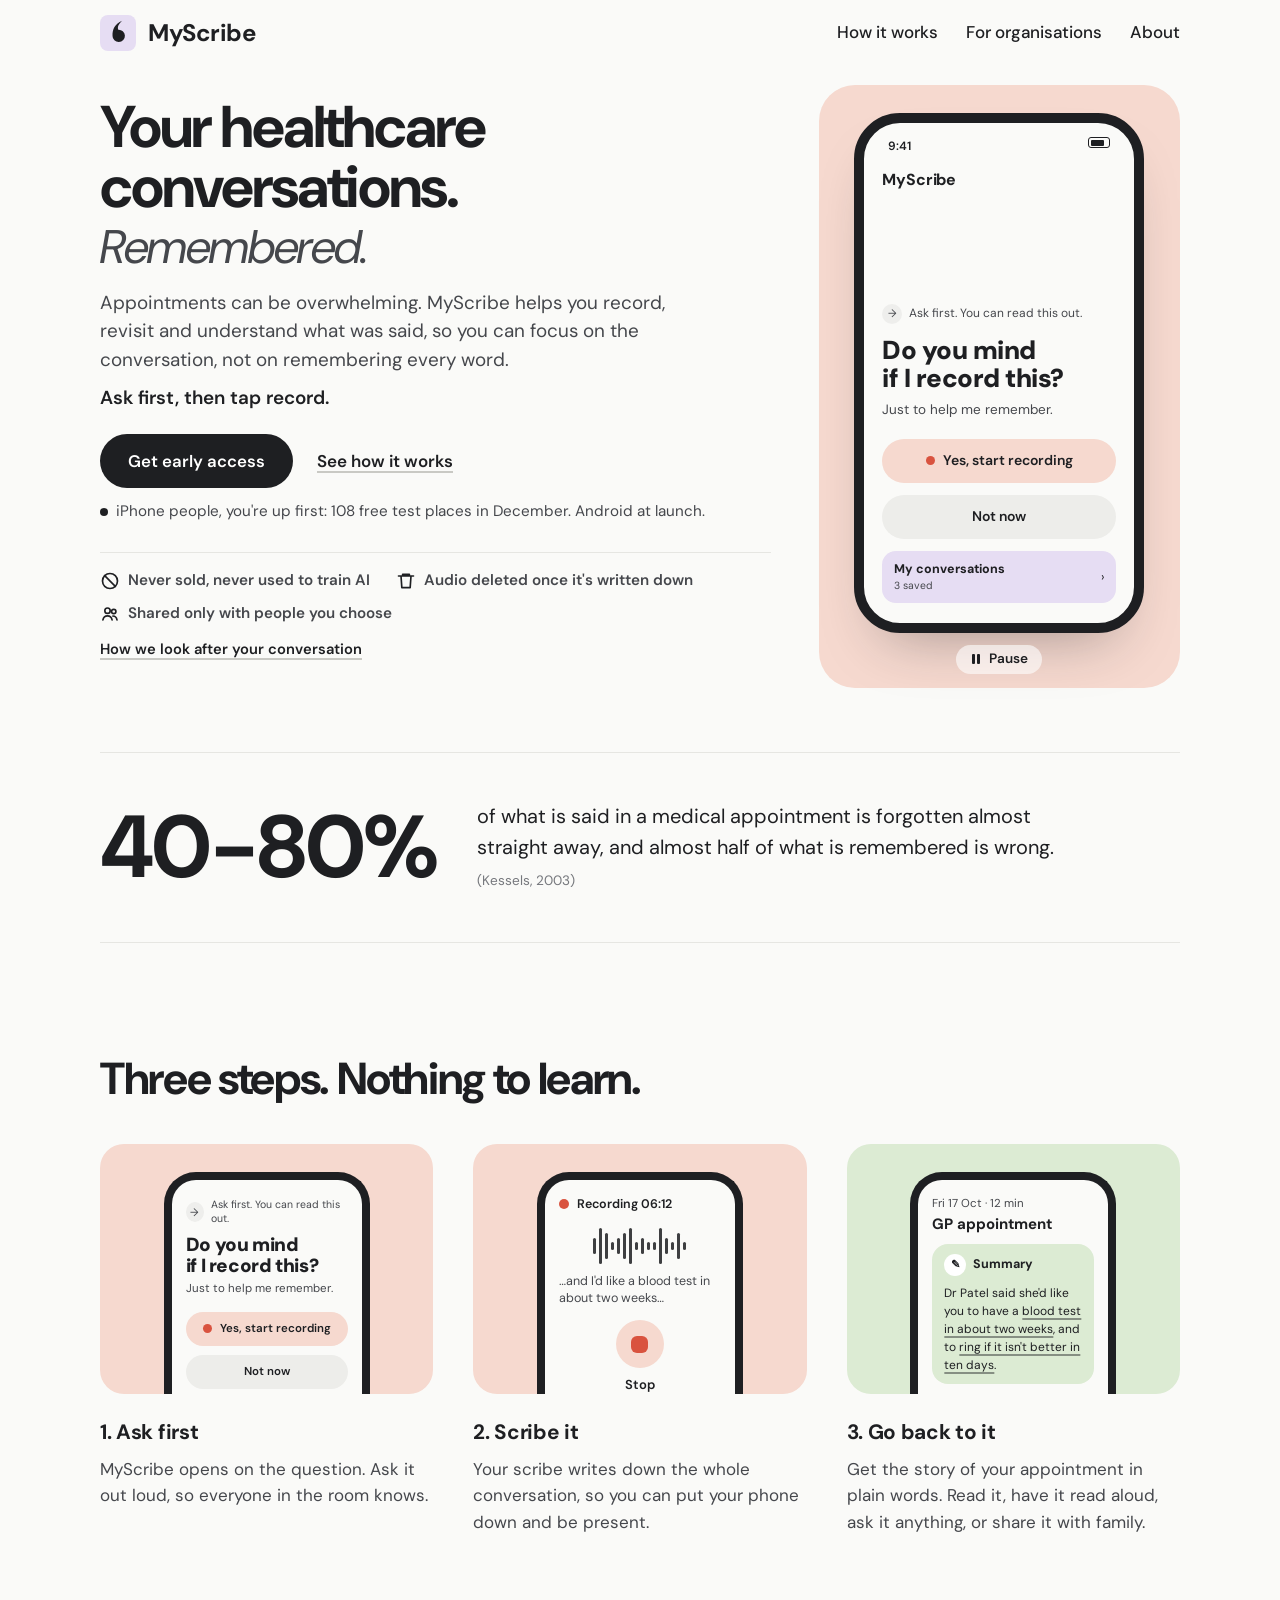
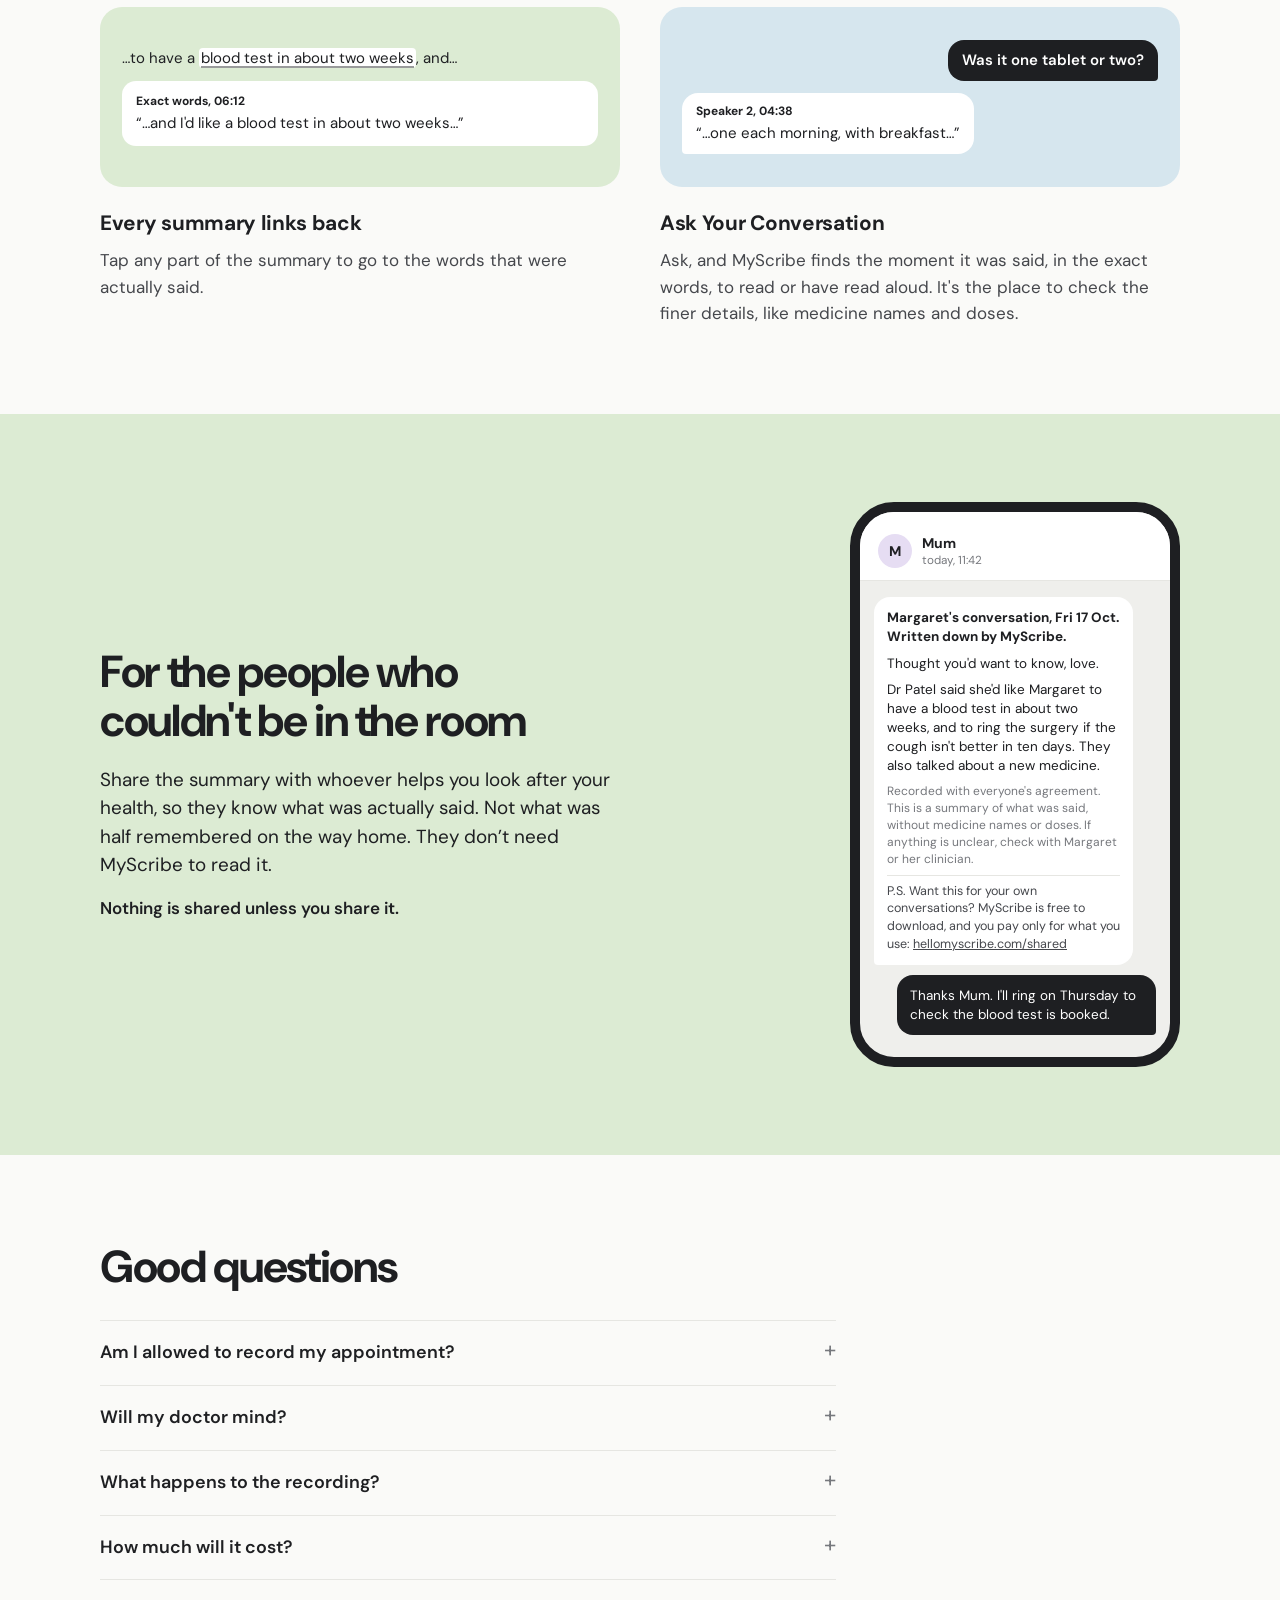
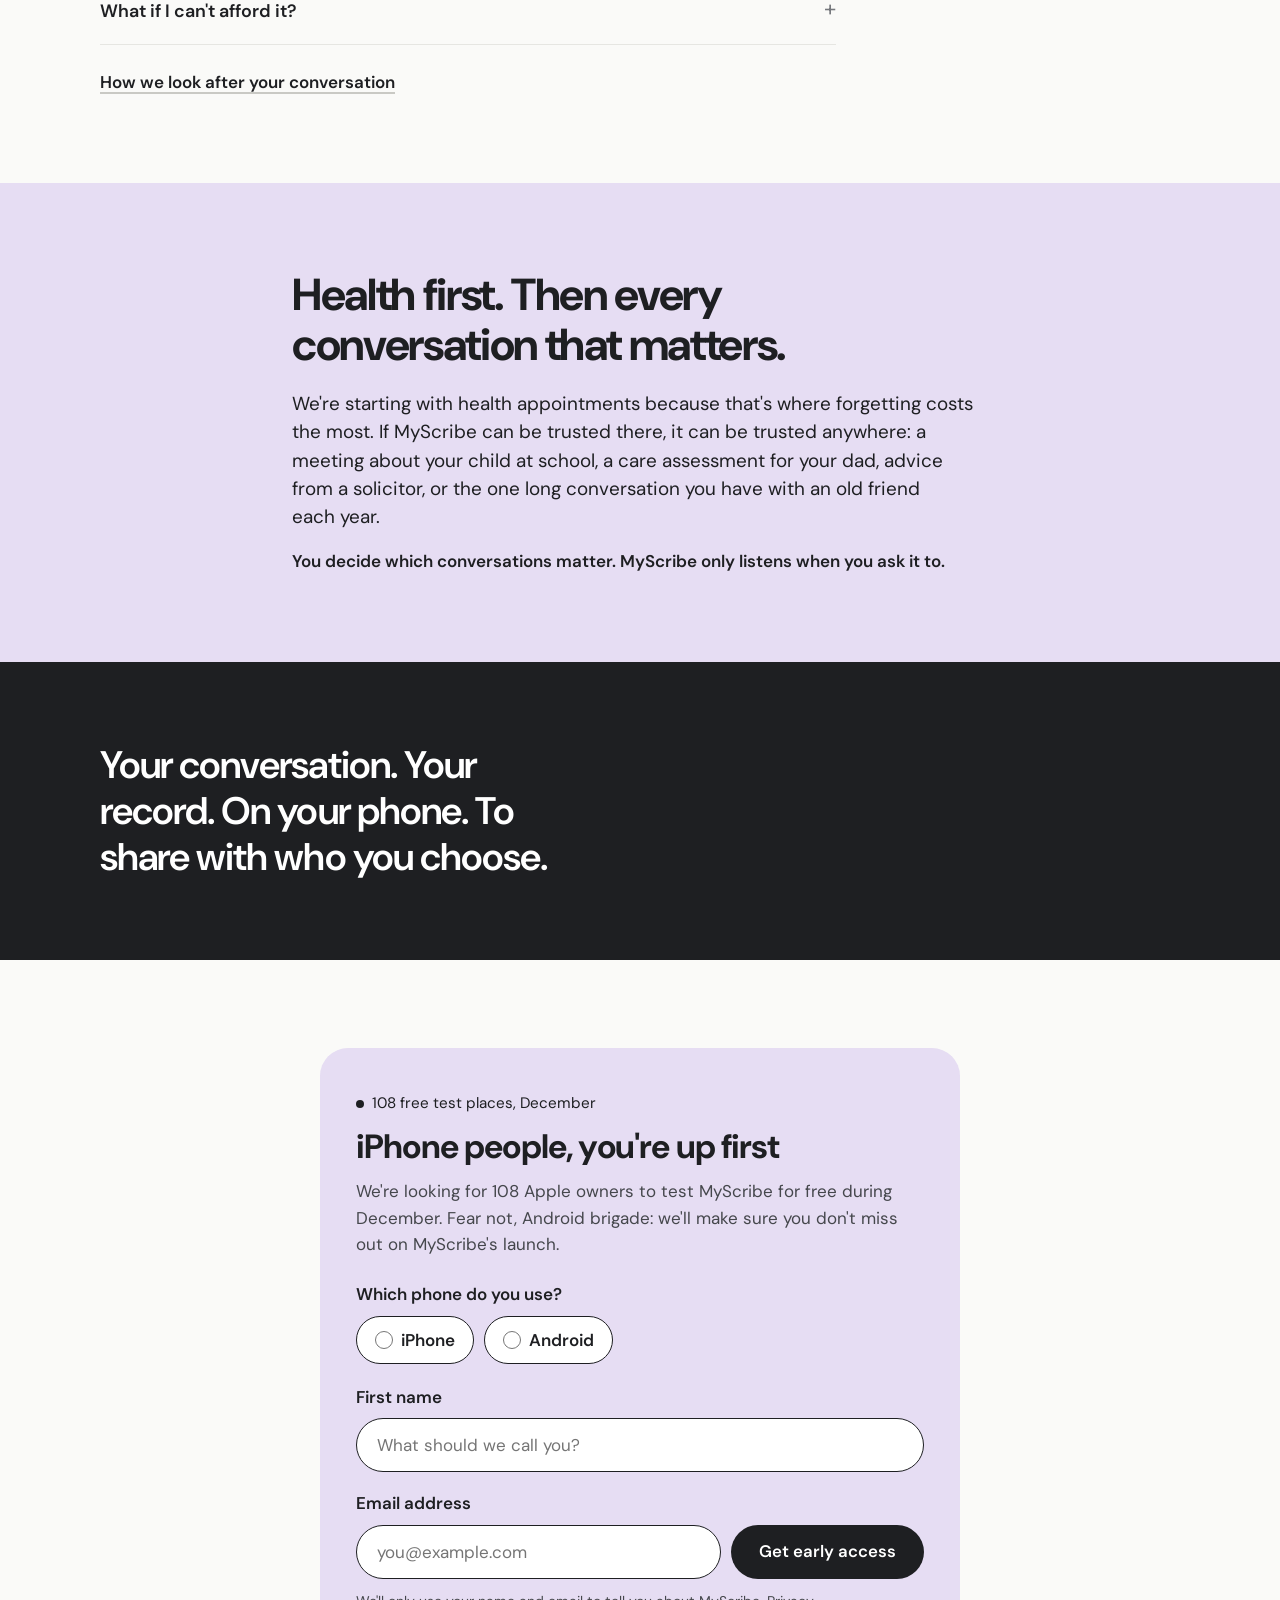
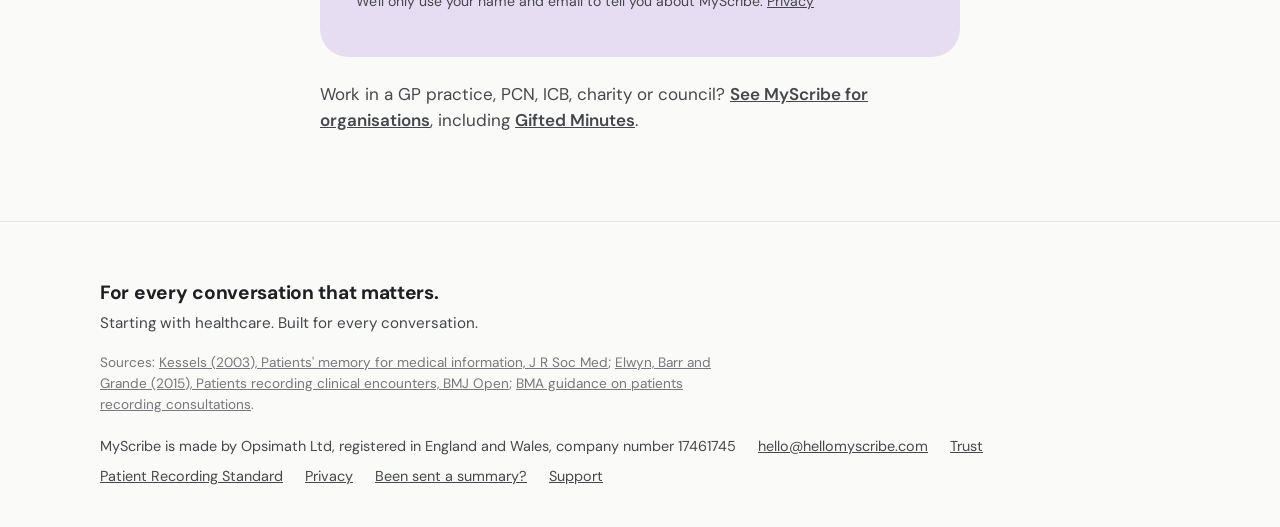
<file: index.html>
<!doctype html>
<html lang="en-GB">
<head>
<meta charset="utf-8">
<meta name="viewport" content="width=device-width, initial-scale=1">
<title>MyScribe | Your healthcare conversations. Remembered.</title>
<meta name="description" content="Appointments can be overwhelming. MyScribe helps you record, revisit and understand what was said, with permission, in plain words you can go back and check. Coming soon to iPhone and Android.">
<meta property="og:title" content="MyScribe | Your healthcare conversations. Remembered.">
<meta property="og:description" content="Appointments can be overwhelming. MyScribe helps you record, revisit and understand what was said, so you can focus on the conversation, not on remembering every word.">
<meta property="og:type" content="website">
<meta property="og:url" content="https://www.hellomyscribe.com/">
<meta property="og:image" content="https://www.hellomyscribe.com/og-image.png?v=3">
<meta property="og:image:width" content="1200">
<meta property="og:image:height" content="630">
<meta property="og:image:alt" content="MyScribe: For every conversation that matters. Coming soon to iPhone and Android.">
<meta name="twitter:card" content="summary_large_image">
<meta name="theme-color" content="#1E1F22">
<link rel="icon" href="/favicon.svg" type="image/svg+xml">
<link rel="apple-touch-icon" href="/apple-touch-icon.png">
<link rel="preconnect" href="https://fonts.googleapis.com">
<link rel="preconnect" href="https://fonts.gstatic.com" crossorigin>
<link rel="stylesheet" href="https://fonts.googleapis.com/css2?family=DM+Sans:ital,opsz,wght@0,9..40,400..900;1,9..40,400..900&display=swap">
<!-- Privacy-friendly analytics by Plausible -->
<script async src="https://plausible.io/js/pa-2xMqHdNtrrsRjwaFG2nD4.js"></script>
<script>
  window.plausible=window.plausible||function(){(plausible.q=plausible.q||[]).push(arguments)},plausible.init=plausible.init||function(i){plausible.o=i||{}};
  plausible.init()
</script>
<style>
/* MyScribe palette: charcoal and pastels (21 Oct 2026).
   Each pastel means one part of the product:
   coral = recording, sage = summary, mist = Ask Your Conversation,
   lilac = My conversations, butter = highlighted words. */
:root{
  --charcoal:#1E1F22; --ink:#1E1F22; --ink-soft:#45474C; --muted:#76787D;
  --paper:#FAFAF8; --white:#fff; --line:#E6E6E2; --neutral:#F0F0ED;
  --coral:#F6D9CF; --rec:#D9533F;
  --sage:#DCEBD3; --mist:#D6E6EE; --lilac:#E6DDF3; --butter:#F6EBB5;
  --font:"DM Sans","Helvetica Neue",Arial,sans-serif;
  --wrap:1120px; --gutter:20px;
}
*{box-sizing:border-box}
html{-webkit-text-size-adjust:100%}
body{margin:0;background:var(--paper);color:var(--ink);font-family:var(--font);font-size:17px;line-height:1.55;-webkit-font-smoothing:antialiased}
p{margin:0}
a{color:inherit}
svg{display:block}
.wrap{max-width:var(--wrap);margin:0 auto;padding:0 var(--gutter)}
.skip{position:absolute;left:-9999px}
.skip:focus{left:12px;top:12px;background:var(--ink);color:#fff;padding:8px 12px;border-radius:8px;z-index:10}
:focus-visible{outline:3px solid var(--ink);outline-offset:3px}
.soft{color:var(--ink-soft)}

/* Buttons */
.btn{display:inline-flex;align-items:center;justify-content:center;min-height:54px;padding:12px 28px;border-radius:999px;font:600 1.05rem/1 var(--font);text-decoration:none;border:0;cursor:pointer}
.btn-primary{background:var(--ink);color:#fff}
.btn-primary:hover{background:#000}
.text-link{font-weight:600;text-decoration:underline;text-decoration-thickness:2px;text-underline-offset:4px;text-decoration-color:#C9C9C4}
.text-link:hover{text-decoration-color:var(--ink)}

/* Header */
.site-header{padding:18px 0}
.site-header .wrap{display:flex;align-items:center;justify-content:space-between;gap:24px}
.logo{display:flex;align-items:center;gap:12px;font-weight:700;font-size:1.5rem;letter-spacing:-.02em;text-decoration:none}
.logo-mark{width:36px;height:36px}
.nav{display:flex;align-items:center;gap:28px}
.nav a{text-decoration:none;font-weight:500}
.nav a:hover{text-decoration:underline;text-underline-offset:4px}
.menu{display:none;position:relative}
.menu summary{list-style:none;cursor:pointer;width:44px;height:44px;border-radius:12px;display:flex;align-items:center;justify-content:center}
.menu summary::-webkit-details-marker{display:none}
.menu summary span,.menu summary span::before,.menu summary span::after{display:block;width:22px;height:2px;background:var(--ink);border-radius:2px;position:relative;content:""}
.menu summary span::before{position:absolute;top:-7px}
.menu summary span::after{position:absolute;top:7px}
.menu[open] summary{background:var(--neutral)}
.menu-panel{position:absolute;right:0;top:52px;background:#fff;border:1px solid var(--line);border-radius:16px;padding:8px;min-width:220px;box-shadow:0 12px 30px rgba(0,0,0,.08);z-index:5}
.menu-panel a{display:block;padding:12px 14px;border-radius:10px;text-decoration:none;font-weight:500}
.menu-panel a:hover{background:var(--neutral)}
@media (max-width:760px){.nav{display:none}.menu{display:block}}

/* Hero */
.hero{display:grid;grid-template-columns:1.1fr .9fr;gap:56px;align-items:center;padding:36px 0 80px}
.h1{font-size:clamp(2.5rem,6.2vw,4.4rem);line-height:1.02;letter-spacing:-.035em;font-weight:700;margin:0 0 22px}
.h1 em{display:block;font-weight:400;font-size:.8em;color:var(--ink-soft);margin-top:.12em;letter-spacing:-.03em}
.lead{font-size:1.25rem;line-height:1.5;color:var(--ink-soft);max-width:34ch;margin-bottom:28px}
.lead strong{color:var(--ink);font-weight:600}
.actions{display:flex;flex-wrap:wrap;align-items:center;gap:14px 24px}
.soon{margin-top:14px;font-size:.95rem;color:var(--ink-soft);display:flex;align-items:center;gap:8px}
.soon::before{content:"";width:8px;height:8px;border-radius:50%;background:var(--ink);flex:none}
.trust{list-style:none;margin:36px 0 0;padding:20px 0 0;border-top:1px solid var(--line);display:flex;flex-wrap:wrap;gap:10px 26px}
.trust li{display:flex;align-items:center;gap:8px;font-size:.95rem;font-weight:600;color:var(--ink-soft)}
.trust svg{width:20px;height:20px;flex:none;color:var(--ink)}
.trust-more{display:inline-block;margin-top:12px;font-size:.92rem}

/* Pastel panel behind the phone: coral while recording, sage for the summary */
.hero-phone{background:var(--coral);border-radius:36px;padding:44px 24px;transition:background-color .7s ease}
.hero-phone[data-scene="2"]{background:var(--sage)}

/* Desktop: keep the launch line above the fold on a 1366x768 laptop */
@media (min-width:861px){
  .site-header{padding:14px 0}
  .hero{grid-template-columns:1.3fr .7fr;gap:48px;align-items:start;padding:20px 0 64px}
  .hero-text{padding-top:12px}
  .h1{font-size:clamp(2.6rem,4.6vw,3.9rem);margin-bottom:18px}
  .lead{max-width:46ch;font-size:1.18rem;margin-bottom:22px;text-wrap:pretty}
  .soon{margin-top:12px}
  .trust{margin-top:28px;padding-top:16px}
  .hero-phone{padding:28px 20px 14px}
  .hero-phone .phone{height:520px}
  .hero-phone .wave{height:56px;margin-top:8px}
}

@media (max-width:860px){
  /* Mobile: headline, one line, then the phone, so the question is on the first screen.
     The button and trust lines follow straight after. */
  .hero{grid-template-columns:1fr;gap:0;padding:8px 0 56px}
  .hero-text{display:contents}
  .h1{order:1;margin-bottom:16px}
  .lead{font-size:1.15rem;margin-bottom:24px}
  .hero .lead-what{order:2;margin-bottom:22px}
  .hero .lead-ask{display:none}
  .hero-phone{order:3;padding:20px 16px 14px;border-radius:28px;margin-bottom:28px}
  .hero-phone .phone{height:488px}
  .hero-phone .wave{height:40px;margin-top:4px}
  .hero-phone .words span{font-size:13px}
  .hero-phone .words span:nth-child(4){display:none}
  .hero-phone .stop-btn{width:56px;height:56px}
  .hero-phone .stop-btn span{width:20px;height:20px}
  .hero-phone .sum-card{padding:12px}
  .hero-phone .sum-text{font-size:13px}
  .actions{order:4}
  .soon{order:5;margin-top:12px}
  .trust{order:6}
  .trust-more{order:7;justify-self:start}
  .actions .btn{width:100%}
  .actions .text-link{display:none}
}

/* Play and pause for the phone demo (moving content needs a way to stop it) */
.hero-phone{position:relative}
.hero-phone .phone{overflow:hidden}
.demo-toggle{display:flex;align-items:center;gap:7px;margin:12px auto 0;padding:6px 14px;border:0;border-radius:999px;background:rgba(255,255,255,.6);color:var(--ink);font:600 .85rem/1.2 var(--font);cursor:pointer}
.demo-toggle:hover{background:#fff}
.demo-toggle svg{width:12px;height:12px}
.hero-phone.paused *{animation-play-state:paused!important}
@media (prefers-reduced-motion:reduce){.demo-toggle{display:none}}

/* Phone demo */
.phone{width:290px;max-width:100%;margin:0 auto;border:10px solid var(--ink);border-radius:46px;background:var(--paper);padding:14px 18px 20px;height:560px;display:flex;flex-direction:column;box-shadow:0 30px 60px -30px rgba(30,31,34,.4)}
.phone-status{display:flex;justify-content:space-between;font-size:12px;font-weight:600;padding:0 6px 12px}
.phone-battery{width:22px;height:11px;border:1.5px solid var(--ink);border-radius:3px;position:relative}
.phone-battery::after{content:"";position:absolute;inset:1.5px 5px 1.5px 1.5px;background:var(--ink);border-radius:1px}
.phone-app{font-weight:700;font-size:16px;letter-spacing:-.01em;margin-bottom:10px}
.stage{position:relative;flex:1}
.scene{position:absolute;inset:0;display:flex;flex-direction:column;gap:12px;opacity:0;transition:opacity .5s ease}
.scene.is-on{opacity:1}

.ask-hint{display:flex;align-items:center;gap:7px;font-size:12px;color:var(--ink-soft);margin-top:auto}
.ask-hint i{width:20px;height:20px;border-radius:50%;background:#EEEEEC;display:flex;align-items:center;justify-content:center;font-style:normal;font-size:11px}
.q{font-weight:900;font-size:26px;line-height:1.08;letter-spacing:-.02em}
.q2{font-size:13.5px;color:var(--ink-soft);margin-top:-4px;margin-bottom:6px}
.app-btn{display:flex;align-items:center;justify-content:center;gap:8px;border-radius:999px;min-height:44px;font-size:14px;font-weight:600}
.app-rec{background:var(--coral)}
.app-rec::before{content:"";width:9px;height:9px;border-radius:50%;background:var(--rec)}
.app-not{background:#EDEDEA}
.convos{display:flex;justify-content:space-between;align-items:center;background:var(--lilac);border-radius:14px;padding:10px 12px;font-size:12.5px;line-height:1.3}
.convos small{color:var(--ink-soft)}

.rec-status{font-size:14px;font-weight:600;display:flex;align-items:center;gap:8px}
.live{width:10px;height:10px;border-radius:50%;background:var(--rec)}
.wave{display:flex;align-items:center;justify-content:center;gap:3px;height:80px;margin-top:20px}
.wave span{width:4px;border-radius:2px;background:var(--ink);height:14px;opacity:.85}
.wave span:nth-child(3n){height:44px}.wave span:nth-child(4n+1){height:26px}.wave span:nth-child(5n+2){height:60px}.wave span:nth-child(7n){height:18px}
@media (prefers-reduced-motion:no-preference){
  .scene.is-on .wave span{animation:bob 1s ease-in-out infinite alternate}
  .wave span:nth-child(2n){animation-delay:.2s!important}.wave span:nth-child(3n){animation-delay:.4s!important}
}
@keyframes bob{to{transform:scaleY(.45)}}
.words{font-size:15px;color:var(--ink-soft);line-height:1.45;margin-top:8px}
.stop{margin-top:auto;display:flex;flex-direction:column;align-items:center;gap:8px;font-size:13px;font-weight:600}
.stop-btn{width:68px;height:68px;border-radius:50%;background:var(--coral);display:flex;align-items:center;justify-content:center}
.stop-btn span{width:24px;height:24px;border-radius:6px;background:var(--rec)}

.meta{font-size:11.5px;color:var(--ink-soft)}
.sum-title{font-weight:700;font-size:20px;letter-spacing:-.015em;margin-top:-10px}
.sum-card{background:var(--sage);border-radius:16px;padding:14px}
.sum-card .lbl,.ask-card .lbl{display:flex;align-items:center;gap:7px;font-size:12.5px;font-weight:700;margin-bottom:8px}
.lbl i{width:22px;height:22px;border-radius:50%;background:#fff;display:flex;align-items:center;justify-content:center;font-style:normal;font-size:11px}
.sum-text{font-size:13.5px;line-height:1.5}
.u{text-decoration:underline;text-decoration-color:rgba(30,31,34,.45);text-decoration-thickness:1.5px;text-underline-offset:3px}
.hi{background:#fff;border-radius:4px;padding:0 2px}
.ask-card{background:var(--mist);border-radius:16px;padding:12px 14px}
.ask-input{display:flex;justify-content:space-between;align-items:center;background:#fff;border-radius:999px;padding:6px 6px 6px 14px;font-size:12px;color:var(--muted)}
.ask-input b{width:24px;height:24px;border-radius:50%;background:var(--ink);color:#fff;display:flex;align-items:center;justify-content:center;font-size:12px}
.sum-foot{font-size:10.5px;line-height:1.4;color:var(--ink-soft)}

/* Sections */
.section{padding:88px 0}
.band-sage{background:var(--sage)}
.band-lilac{background:var(--lilac)}
.h2{font-size:clamp(1.9rem,4vw,2.8rem);line-height:1.1;letter-spacing:-.03em;font-weight:700;margin:0 0 20px;text-wrap:balance}
h3{font-size:1.3rem;letter-spacing:-.015em;margin:0 0 8px}
@media (max-width:640px){.section{padding:64px 0}}

.stat-wrap{padding:0 0 24px}
.stat{display:grid;grid-template-columns:auto 1fr;gap:12px 40px;align-items:center;border-top:1px solid var(--line);border-bottom:1px solid var(--line);padding:48px 0}
.stat-num{font-size:clamp(3.2rem,9vw,5.5rem);font-weight:700;letter-spacing:-.04em;line-height:1}
.stat-text{font-size:1.25rem;max-width:42ch}
.cite{font-size:.85rem;color:var(--muted);white-space:nowrap}
@media (max-width:640px){.stat{grid-template-columns:1fr;padding:36px 0}}

.steps{list-style:none;margin:40px 0 0;padding:0;display:grid;grid-template-columns:repeat(3,1fr);gap:40px}
@media (max-width:860px){.steps{grid-template-columns:1fr;gap:48px}}
.shot{border-radius:24px;height:250px;padding:28px 24px 0;display:flex;justify-content:center;overflow:hidden;margin-bottom:22px}
.shot-coral{background:var(--coral)}
.shot-sage{background:var(--sage)}
.mini{width:206px;border:8px solid var(--ink);border-bottom:0;border-radius:32px 32px 0 0;background:var(--paper);padding:16px 14px 0;display:flex;flex-direction:column;gap:9px;font-size:12.5px;line-height:1.35}
.mini .q{font-size:19px}
.mini .q2{font-size:11.5px}
.mini .app-btn{min-height:34px;font-size:11.5px}
.mini .ask-hint{margin-top:2px;font-size:10.5px}
.mini .wave{height:44px;margin-top:6px}
.mini .wave span{width:3px;height:8px}
.mini .wave span:nth-child(3n){height:26px}.mini .wave span:nth-child(4n+1){height:16px}.mini .wave span:nth-child(5n+2){height:36px}
.mini .stop{margin-top:4px}
.mini .stop-btn{width:48px;height:48px}
.mini .stop-btn span{width:17px;height:17px}
.mini .sum-card{padding:10px 12px}
.mini .sum-text{font-size:12px}

.features{display:grid;grid-template-columns:1fr 1fr;gap:40px;margin-top:72px}
@media (max-width:860px){.features{grid-template-columns:1fr;margin-top:56px}}
.snip{border-radius:22px;padding:22px;margin-bottom:20px;min-height:180px;display:flex;flex-direction:column;justify-content:center;gap:12px;font-size:15px;line-height:1.45}
.snip-sage{background:var(--sage)}
.snip-mist{background:var(--mist)}
.quote{background:#fff;border-radius:14px;padding:12px 14px}
.quote small,.bub-ans small{display:block;font-size:12px;font-weight:700;margin-bottom:2px}
.bub{border-radius:16px;padding:10px 14px;max-width:88%}
.bub-you{align-self:flex-end;background:var(--ink);color:#fff;border-bottom-right-radius:4px;font-weight:600}
.bub-ans{align-self:flex-start;background:#fff;border-bottom-left-radius:4px}

.family{display:flex;flex-wrap:wrap;align-items:center;gap:48px 72px}
.family-text{flex:1 1 380px}
.family-text .lead{max-width:40ch;margin-bottom:16px;color:var(--ink)}
.note{font-weight:600}
.chat{flex:0 1 330px;margin:0 auto;width:320px;max-width:100%;border:10px solid var(--ink);border-radius:44px;background:#EFEFEC;overflow:hidden}
.chat-top{display:flex;align-items:center;gap:10px;background:#fff;padding:22px 18px 12px;font-size:14px;line-height:1.2;border-bottom:1px solid var(--line)}
.chat-top small{color:var(--muted)}
.av{width:34px;height:34px;border-radius:50%;background:var(--lilac);font-weight:700;display:flex;align-items:center;justify-content:center}
.chat-body{padding:16px 14px 22px;display:flex;flex-direction:column;gap:10px;font-size:13.5px;line-height:1.42}
.cb{border-radius:16px;padding:11px 13px;max-width:92%;display:flex;flex-direction:column;gap:7px}
.cb-in{background:#fff;align-self:flex-start;border-bottom-left-radius:4px}
.cb-out{background:var(--ink);color:#fff;align-self:flex-end;border-bottom-right-radius:4px}
.cb-foot{color:var(--muted);font-size:12px}
.cb-ps{border-top:1px solid var(--line);padding-top:7px;font-size:12.5px;color:var(--ink-soft)}
.cb-ps span{text-decoration:underline}

.faq{max-width:46rem;margin-top:28px}
.faq details{border-top:1px solid var(--line);padding:18px 0}
.faq details:last-child{border-bottom:1px solid var(--line)}
.faq summary{cursor:pointer;font-weight:600;font-size:1.12rem;list-style:none;display:flex;justify-content:space-between;gap:16px}
.faq summary::-webkit-details-marker{display:none}
.faq summary::after{content:"+";font-weight:400;font-size:1.4rem;line-height:1;color:var(--muted)}
.faq details[open] summary::after{content:"\2013"}
.faq details p{margin-top:10px;max-width:62ch}
.more{display:inline-block;margin-top:24px}

.everywhere{max-width:46rem}
.everywhere .lead{max-width:none;margin-bottom:16px;color:var(--ink)}

.dark{background:var(--ink);color:#fff;padding:80px 0}
.statement{font-size:clamp(1.6rem,3.6vw,2.4rem);font-weight:600;letter-spacing:-.025em;line-height:1.2;max-width:24ch;text-wrap:balance}

.waitlist{max-width:640px;margin:0 auto;background:var(--lilac);border-radius:28px;padding:44px 36px}
@media (max-width:640px){.waitlist{padding:32px 22px}}
.waitlist .soon{margin:0 0 12px;color:var(--ink)}
.waitlist h2{font-size:clamp(1.6rem,3.4vw,2.1rem);letter-spacing:-.025em;line-height:1.15;margin:0 0 12px;text-wrap:balance}
.form{margin-top:24px}
.form label{display:block;font-weight:600;margin-bottom:8px}
.field{display:flex;gap:10px;flex-wrap:wrap}
.field input{flex:1 1 220px;min-height:54px;border:1.5px solid var(--ink);border-radius:999px;padding:0 20px;font:inherit;background:#fff}
.field .btn{flex:0 0 auto}
.name-input{display:block;width:100%;min-height:54px;border:1.5px solid var(--ink);border-radius:999px;padding:0 20px;font:inherit;background:#fff;margin-bottom:18px}
@media (max-width:640px){.field .btn{width:100%}}
.phone-pick{border:0;margin:0 0 20px;padding:0;display:flex;flex-wrap:wrap;gap:10px}
.phone-pick legend{font-weight:600;margin-bottom:8px;padding:0;width:100%}
.form .phone-pick label{display:flex;align-items:center;gap:8px;margin:0;background:#fff;border:1.5px solid var(--ink);border-radius:999px;padding:10px 18px;font-weight:600;cursor:pointer}
.phone-pick input{accent-color:var(--ink);width:18px;height:18px;margin:0}
.form-note{font-size:.88rem;color:var(--ink-soft);margin-top:12px}
.hidden{display:none}
.org-line{max-width:640px;margin:24px auto 0;color:var(--ink-soft)}
.org-line a{font-weight:600}

.site-footer{padding:56px 0 40px;border-top:1px solid var(--line);font-size:.95rem}
.footer-tag{font-weight:700;font-size:1.2rem;letter-spacing:-.015em}
.footer-next{color:var(--ink-soft);margin:4px 0 16px}
.sources{font-size:.85rem;color:var(--muted);max-width:70ch;margin-bottom:20px}
.footer-links{display:flex;flex-wrap:wrap;gap:8px 22px;color:var(--ink-soft);font-size:.9rem}


/* Phone demo sequence (from site.js): press, record, words appear, gather, summary */
.app-rec{transition:transform .25s ease,box-shadow .3s ease}
.press .app-rec{transform:scale(.95);box-shadow:0 0 0 8px rgba(217,83,63,.16)}
.rec-time{font-variant-numeric:tabular-nums;color:var(--muted);font-weight:400}
.live{animation:blink 1.2s ease-in-out infinite}
@keyframes blink{50%{opacity:.3}}
.words{display:flex;flex-direction:column;gap:8px}
.words span{font-size:14px;opacity:0;transform:translateY(6px);filter:blur(4px);transition:opacity .7s ease,transform .7s ease,filter .7s ease}
.words span.in{opacity:1;transform:none;filter:none}
.words.gather span{opacity:0;transform:scale(.6) translateY(40px);filter:blur(8px);transition:all .8s cubic-bezier(.6,0,.4,1)}
.scene-sum .sum-card,.scene-sum .ask-card,.scene-sum .sum-foot{opacity:0;transform:translateY(8px);transition:opacity .6s ease,transform .6s ease}
.scene-sum .in{opacity:1!important;transform:none!important}
@media (prefers-reduced-motion:reduce){.words span{opacity:1;filter:none;transform:none}.scene-sum .sum-card,.scene-sum .ask-card,.scene-sum .sum-foot{opacity:1;transform:none}}
#waitlist{scroll-margin-top:24px}
.hero .lead-what{margin-bottom:10px}
</style>
</head>
<body>
<a class="skip" href="#main">Skip to content</a>

<header class="site-header">
<div class="wrap">
<a class="logo" href="/"><svg class="logo-mark" viewBox="0 0 100 100" aria-hidden="true" focusable="false"><rect width="100" height="100" rx="22.37" fill="#E6DDF3"/><path transform="translate(52 58) scale(2.15)" d="M-8 0C-8.4-8.5-5-15.5 4.5-19.5C-0.5-15-1.8-11.5-0.6-8A8 8 0 1 1-8 0Z" fill="#1E1F22"/></svg>MyScribe</a>
<nav class="nav" aria-label="Main">
<a href="/how-it-works">How it works</a>
<a href="/organisations">For organisations</a>
<a href="/about">About</a>
</nav>
<details class="menu">
<summary aria-label="Menu"><span></span></summary>
<div class="menu-panel">
<a href="/how-it-works">How it works</a>
<a href="/organisations">For organisations</a>
<a href="/about">About</a>
<a href="/trust">Trust</a>
</div>
</details>
</div>
</header>

<main id="main">
<div class="wrap">
<section class="hero">
<div class="hero-text">
<h1 class="h1">Your healthcare conversations. <em>Remembered.</em></h1>
<p class="lead lead-what">Appointments can be overwhelming. MyScribe helps you record, revisit and understand what was said, so you can focus on the conversation, not on remembering every word.</p>
<p class="lead lead-ask"><strong>Ask first, then tap record.</strong></p>
<div class="actions">
<a class="btn btn-primary" href="#waitlist">Get early access</a>
<a class="text-link" href="/how-it-works">See how it works</a>
</div>
<p class="soon">iPhone people, you're up first: 108 free test places in December. Android at launch.</p>
<ul class="trust" aria-label="How we look after your conversation">
<li><svg viewBox="0 0 24 24" fill="none" stroke="currentColor" stroke-width="2" stroke-linecap="round" stroke-linejoin="round" aria-hidden="true"><circle cx="12" cy="12" r="9"/><path d="M5.6 5.6l12.8 12.8"/></svg>Never sold, never used to train AI</li>
<li><svg viewBox="0 0 24 24" fill="none" stroke="currentColor" stroke-width="2" stroke-linecap="round" stroke-linejoin="round" aria-hidden="true"><path d="M3 6h18M8 6V4h8v2M6 6l1 14h10l1-14"/></svg>Audio deleted once it's written down</li>
<li><svg viewBox="0 0 24 24" fill="none" stroke="currentColor" stroke-width="2" stroke-linecap="round" stroke-linejoin="round" aria-hidden="true"><circle cx="9" cy="8" r="3.2"/><path d="M3.5 19c.6-3 2.8-4.8 5.5-4.8s4.9 1.8 5.5 4.8"/><circle cx="16.5" cy="9" r="2.6"/><path d="M15.5 14.4c2.4.1 4.3 1.7 4.9 4.6"/></svg>Shared only with people you choose</li>
</ul>
<a class="text-link trust-more" href="/trust">How we look after your conversation</a>
</div>

<div class="hero-phone" data-scene="0">
<div class="phone" aria-hidden="true">
<div class="phone-status"><span>9:41</span><span class="phone-battery"></span></div>
<p class="phone-app">MyScribe</p>
<div class="stage">
<div class="scene scene-ask is-on">
<p class="ask-hint"><i>→</i>Ask first. You can read this out.</p>
<p class="q">Do you mind<br>if I record this?</p>
<p class="q2">Just to help me remember.</p>
<span class="app-btn app-rec">Yes, start recording</span>
<span class="app-btn app-not">Not now</span>
<div class="convos"><span><strong>My conversations</strong><br><small>3 saved</small></span><span>›</span></div>
</div>
<div class="scene scene-rec">
<p class="rec-status"><span class="live"></span>Recording <span class="rec-time">00:00</span></p>
<div class="wave"><span></span><span></span><span></span><span></span><span></span><span></span><span></span><span></span><span></span><span></span><span></span><span></span><span></span><span></span><span></span><span></span><span></span><span></span><span></span><span></span><span></span><span></span></div>
<div class="words"><span>…so we'll start you on the new tablet tomorrow…</span><span>…one each morning, with breakfast…</span><span>…and I'd like a blood test in about two weeks…</span><span>…if the cough isn't better in ten days, ring us…</span></div>
<div class="stop"><span class="stop-btn"><span></span></span><span>Stop</span></div>
</div>
<div class="scene scene-sum">
<p class="meta">Fri 17 Oct · 12 min</p>
<p class="sum-title">GP appointment</p>
<div class="sum-card">
<p class="lbl"><i>✎</i>Summary</p>
<p class="sum-text">Dr Patel said she'd like you to have a <span class="u hi">blood test in about two weeks</span>, and to <span class="u">ring if the cough isn't better in ten days</span>. You also <span class="u">talked about a new medicine</span>.</p>
</div>
<div class="ask-card">
<p class="lbl"><i>⌕</i>Ask Your Conversation</p>
<p class="ask-input">Was it one tablet or two? <b>→</b></p>
</div>
<p class="sum-foot">Anything unclear? Check the full conversation or ask the person you spoke with.</p>
</div>
</div>
</div>
<button class="demo-toggle" type="button" aria-label="Pause the demo"><svg viewBox="0 0 12 12" aria-hidden="true"><rect x="2" y="1" width="3" height="10" rx="1" fill="currentColor"/><rect x="7" y="1" width="3" height="10" rx="1" fill="currentColor"/></svg><span>Pause</span></button>
</div>
</section>

<div class="stat-wrap">
<div class="stat" aria-label="Why it matters">
<p class="stat-num">40-80%</p>
<p class="stat-text">of what is said in a medical appointment is forgotten almost straight away, and almost half of what is remembered is wrong. <span class="cite">(Kessels, 2003)</span></p>
</div>
</div>
</div>

<section class="section" id="how">
<div class="wrap">
<h2 class="h2">Three steps. Nothing to learn.</h2>
<ol class="steps">
<li>
<div class="shot shot-coral" aria-hidden="true"><div class="mini">
<p class="ask-hint"><i>→</i>Ask first. You can read this out.</p>
<p class="q">Do you mind<br>if I record this?</p>
<p class="q2">Just to help me remember.</p>
<span class="app-btn app-rec">Yes, start recording</span>
<span class="app-btn app-not">Not now</span>
</div></div>
<h3>1. Ask first</h3><p class="soft">MyScribe opens on the question. Ask it out loud, so everyone in the room knows.</p>
</li>
<li>
<div class="shot shot-coral" aria-hidden="true"><div class="mini">
<p class="rec-status" style="font-size:12.5px"><span class="live"></span>Recording 06:12</p>
<div class="wave"><span></span><span></span><span></span><span></span><span></span><span></span><span></span><span></span><span></span><span></span><span></span><span></span><span></span><span></span><span></span><span></span></div>
<p class="soft">…and I'd like a blood test in about two weeks…</p>
<div class="stop"><span class="stop-btn"><span></span></span><span>Stop</span></div>
</div></div>
<h3>2. Scribe it</h3><p class="soft">Your scribe writes down the whole conversation, so you can put your phone down and be present.</p>
</li>
<li>
<div class="shot shot-sage" aria-hidden="true"><div class="mini">
<p class="meta">Fri 17 Oct · 12 min</p>
<p style="font-weight:700;font-size:15px;margin-top:-6px">GP appointment</p>
<div class="sum-card">
<p class="lbl"><i>✎</i>Summary</p>
<p class="sum-text">Dr Patel said she'd like you to have a <span class="u">blood test in about two weeks</span>, and to <span class="u">ring if it isn't better in ten days</span>.</p>
</div>
</div></div>
<h3>3. Go back to it</h3><p class="soft">Get the story of your appointment in plain words. Read it, have it read aloud, ask it anything, or share it with family.</p>
</li>
</ol>

<div class="features">
<div>
<div class="snip snip-sage" aria-hidden="true">
<p>…to have a <span class="u hi">blood test in about two weeks</span>, and…</p>
<p class="quote"><small>Exact words, 06:12</small>“…and I'd like a blood test in about two weeks…”</p>
</div>
<h3>Every summary links back</h3><p class="soft">Tap any part of the summary to go to the words that were actually said.</p>
</div>
<div>
<div class="snip snip-mist" aria-hidden="true">
<p class="bub bub-you">Was it one tablet or two?</p>
<p class="bub bub-ans"><small>Speaker 2, 04:38</small>“…one each morning, with breakfast…”</p>
</div>
<h3>Ask Your Conversation</h3><p class="soft">Ask, and MyScribe finds the moment it was said, in the exact words, to read or have read aloud. It's the place to check the finer details, like medicine names and doses.</p>
</div>
</div>
</div>
</section>

<section class="section band-sage" id="family">
<div class="wrap family">
<div class="family-text">
<h2 class="h2">For the people who couldn't be in the room</h2>
<p class="lead">Share the summary with whoever helps you look after your health, so they know what was actually said. Not what was half remembered on the way home. They don&#8217;t need MyScribe to read it.</p>
<p class="note">Nothing is shared unless you share it.</p>
</div>
<div class="chat" aria-hidden="true">
<div class="chat-top"><span class="av">M</span><span><strong>Mum</strong><br><small>today, 11:42</small></span></div>
<div class="chat-body">
<div class="cb cb-in"><p><strong>Margaret's conversation, Fri 17 Oct. Written down by MyScribe.</strong></p>
<p>Thought you'd want to know, love.</p>
<p>Dr Patel said she'd like Margaret to have a blood test in about two weeks, and to ring the surgery if the cough isn't better in ten days. They also talked about a new medicine.</p>
<p class="cb-foot">Recorded with everyone's agreement. This is a summary of what was said, without medicine names or doses. If anything is unclear, check with Margaret or her clinician.</p>
<p class="cb-ps">P.S. Want this for your own conversations? MyScribe is free to download, and you pay only for what you use: <span>hellomyscribe.com/shared</span></p></div>
<div class="cb cb-out"><p>Thanks Mum. I'll ring on Thursday to check the blood test is booked.</p></div>
</div>
</div>
</div>
</section>

<section class="section" id="questions">
<div class="wrap">
<h2 class="h2">Good questions</h2>
<div class="faq">
<details>
<summary>Am I allowed to record my appointment?</summary>
<p class="soft">Yes. In the UK you don't need your doctor's permission to record your own appointment, because it's your own personal information. The Medical Defence Union, which advises doctors, says the same. MyScribe still opens on the question, because asking openly is the kind thing to do.</p>
</details>
<details>
<summary>Will my doctor mind?</summary>
<p class="soft">Asking openly makes a real difference. The BMA, the doctors' professional body, encourages doctors to support recordings made openly and with agreement, especially where patients may find it hard to remember information. If your doctor would rather you didn't, you can simply not record.</p>
</details>
<details>
<summary>What happens to the recording?</summary>
<p class="soft">The audio is deleted once it has been written down. The words and your summary are kept, encrypted, in your account until you delete them.</p>
</details>
<details>
<summary>How much will it cost?</summary>
<p class="soft">Pennies, not pounds. MyScribe is free to download and your first conversation is free. After that, you top up a little credit when you need it. No subscription, your credit stays in your account while you use MyScribe, and you'll never be asked to pay before or during a conversation. We'll share exact prices at launch.</p>
</details>
<details>
<summary>What if I can't afford it?</summary>
<p class="soft">No one should miss out on remembering their own conversation. Gifted Minutes, on MyScribe, opening soon after launch, lets people and organisations buy minutes for those who need them. Using them takes one tap: no forms, no proof, no questions. And nobody who gifts minutes ever sees your conversations. <a href="/organisations#gifted-minutes">Find out more, or gift some minutes</a>.</p>
</details>
</div>
<a class="text-link more" href="/trust">How we look after your conversation</a>
</div>
</section>

<section class="section band-lilac" id="every-conversation">
<div class="wrap everywhere">
<h2 class="h2">Health first. Then every conversation that matters.</h2>
<p class="lead">We're starting with health appointments because that's where forgetting costs the most. If MyScribe can be trusted there, it can be trusted anywhere: a meeting about your child at school, a care assessment for your dad, advice from a solicitor, or the one long conversation you have with an old friend each year.</p>
<p class="note">You decide which conversations matter. MyScribe only listens when you ask it to.</p>
</div>
</section>

<section class="dark">
<div class="wrap"><p class="statement">Your conversation. Your record. On your phone. To share with who you choose.</p></div>
</section>

<section class="section" id="waitlist">
<div class="wrap">
<div class="waitlist">
<p class="soon">108 free test places, December</p>
<h2>iPhone people, you're up first</h2>
<p class="soft">We're looking for 108 Apple owners to test MyScribe for free during December. Fear not, Android brigade: we'll make sure you don't miss out on MyScribe's launch.</p>
<form class="form" name="waitlist" method="POST" action="/waitlist-thanks" data-netlify="true" netlify-honeypot="bot-field">
<input type="hidden" name="form-name" value="waitlist">
<p class="hidden"><label>Leave this empty <input name="bot-field"></label></p>
<fieldset class="phone-pick">
<legend>Which phone do you use?</legend>
<label><input type="radio" name="phone" value="iPhone" required> iPhone</label>
<label><input type="radio" name="phone" value="Android"> Android</label>
</fieldset>
<label for="first-name">First name</label>
<input class="name-input" id="first-name" name="first_name" type="text" autocomplete="given-name" placeholder="What should we call you?" required>
<label for="email">Email address</label>
<div class="field">
<input id="email" name="email" type="email" autocomplete="email" placeholder="you@example.com" required>
<button class="btn btn-primary" type="submit">Get early access</button>
</div>
<p class="form-note">We'll only use your name and email to tell you about MyScribe. <a href="/privacy">Privacy</a></p>
</form>
</div>
<p class="org-line">Work in a GP practice, PCN, ICB, charity or council? <a href="/organisations">See MyScribe for organisations</a>, including <a href="/organisations#gifted-minutes">Gifted Minutes</a>.</p>
</div>
</section>
</main>

<footer class="site-footer">
<div class="wrap">
<p class="footer-tag">For every conversation that matters.</p>
<p class="footer-next">Starting with healthcare. Built for every conversation.</p>
<p class="sources">Sources: <a href="https://pmc.ncbi.nlm.nih.gov/articles/PMC539473/">Kessels (2003), Patients' memory for medical information, J R Soc Med</a>; <a href="https://bmjopen.bmj.com/content/5/8/e008566">Elwyn, Barr and Grande (2015), Patients recording clinical encounters, BMJ Open</a>; <a href="https://www.bma.org.uk/advice-and-support/ethics/confidentiality-and-health-records/patients-recording-consultations">BMA guidance on patients recording consultations</a>.</p>
<div class="footer-links">
<span>MyScribe is made by Opsimath Ltd, registered in England and Wales, company number 17461745</span>
<a href="mailto:hello@hellomyscribe.com">hello@hellomyscribe.com</a>
<a href="/trust">Trust</a>
<a href="/standard">Patient Recording Standard</a>
<a href="/privacy">Privacy</a>
<a href="/shared">Been sent a summary?</a>
<a href="/support">Support</a>
</div>
</div>
</footer>

<script>
// Get early access: scroll smoothly to the form and put the cursor in the email box
(function () {
  var reduce = window.matchMedia('(prefers-reduced-motion: reduce)').matches;
  function goToWaitlist(smooth) {
    var t = document.getElementById('waitlist');
    if (!t) return false;
    t.scrollIntoView({ behavior: smooth && !reduce ? 'smooth' : 'auto', block: 'start' });
    var input = t.querySelector('input[type="email"]');
    if (input) input.focus({ preventScroll: true });
    return true;
  }
  document.addEventListener('click', function (e) {
    var a = e.target.closest('a[href="/#waitlist"], a[href="#waitlist"]');
    if (!a) return;
    if (goToWaitlist(true)) { e.preventDefault(); history.replaceState(null, '', '#waitlist'); }
  });
  if (location.hash === '#waitlist') {
    var run = function () { goToWaitlist(false); };
    if (document.fonts && document.fonts.ready) document.fonts.ready.then(run); else window.addEventListener('load', run);
  }
})();

// Hero phone: ask, press, record, words appear, gather into the summary.
// Starts only when the phone is on screen, holds the question long enough to read,
// plays twice, then rests on the question. The button pauses or replays it.
(function () {
  var panel = document.querySelector('.hero-phone');
  if (!panel) return;
  var ask = panel.querySelector('.scene-ask'), rec = panel.querySelector('.scene-rec'), sum = panel.querySelector('.scene-sum');
  var words = rec.querySelectorAll('.words span'), wordsBox = rec.querySelector('.words');
  var parts = sum.querySelectorAll('.sum-card, .ask-card, .sum-foot');
  var timeEl = rec.querySelector('.rec-time'), timers = [], clock;
  var btn = panel.querySelector('.demo-toggle'), label = btn.querySelector('span');
  var PLAYS = 2, played = 0, playing = false, stopped = false, inView = false;
  var pauseIcon = btn.querySelector('svg').innerHTML;
  var playIcon = '<path d="M3 1.5v9l7.5-4.5z" fill="currentColor"/>';
  if (window.matchMedia('(prefers-reduced-motion: reduce)').matches) return;

  function at(ms, fn) { timers.push(setTimeout(fn, ms)); }
  function show(scene, n) { [ask, rec, sum].forEach(function (s) { s.classList.toggle('is-on', s === scene); }); panel.setAttribute('data-scene', n); }
  function setBtn(text, icon, aria) { label.textContent = text; btn.querySelector('svg').innerHTML = icon; btn.setAttribute('aria-label', aria); }
  function reset() {
    timers.forEach(clearTimeout); timers = []; clearInterval(clock);
    panel.classList.remove('press'); wordsBox.classList.remove('gather');
    words.forEach(function (w) { w.classList.remove('in'); });
    parts.forEach(function (p) { p.classList.remove('in'); });
    timeEl.textContent = '00:00';
    show(ask, 0);
  }
  function rest(text) { reset(); playing = false; panel.classList.add('paused'); setBtn(text, playIcon, 'Play the demo'); }
  function run() {
    reset(); playing = true; panel.classList.remove('paused'); setBtn('Pause', pauseIcon, 'Pause the demo');
    var d = played === 0 ? 2300 : 0; // first time round, give people time to read the question
    at(d + 2200, function () { panel.classList.add('press'); });
    at(d + 2700, function () {
      panel.classList.remove('press'); show(rec, 1);
      var s = 0; clock = setInterval(function () { s += 7; timeEl.textContent = '0' + Math.floor(s / 60) + ':' + ('0' + s % 60).slice(-2); }, 400);
    });
    words.forEach(function (w, i) { at(d + 3300 + i * 1000, function () { w.classList.add('in'); }); });
    at(d + 7800, function () { clearInterval(clock); wordsBox.classList.add('gather'); });
    at(d + 8700, function () { show(sum, 2); });
    parts.forEach(function (p, i) { at(d + 9100 + i * 800, function () { p.classList.add('in'); }); });
    at(d + 17000, function () {
      played++;
      if (played < PLAYS) run(); else { stopped = true; rest('Play again'); }
    });
  }

  btn.addEventListener('click', function () {
    if (playing) { stopped = true; rest('Play'); }
    else { stopped = false; played = Math.min(played, PLAYS - 1); run(); }
  });

  // Only play while the phone is on screen
  if ('IntersectionObserver' in window) {
    new IntersectionObserver(function (entries) {
      inView = entries[0].isIntersecting;
      if (inView && !playing && !stopped) run();
      else if (!inView && playing) { reset(); playing = false; }
    }, { threshold: 0.5 }).observe(panel);
  } else { run(); }
})();
</script>
</body>
</html>
</file>
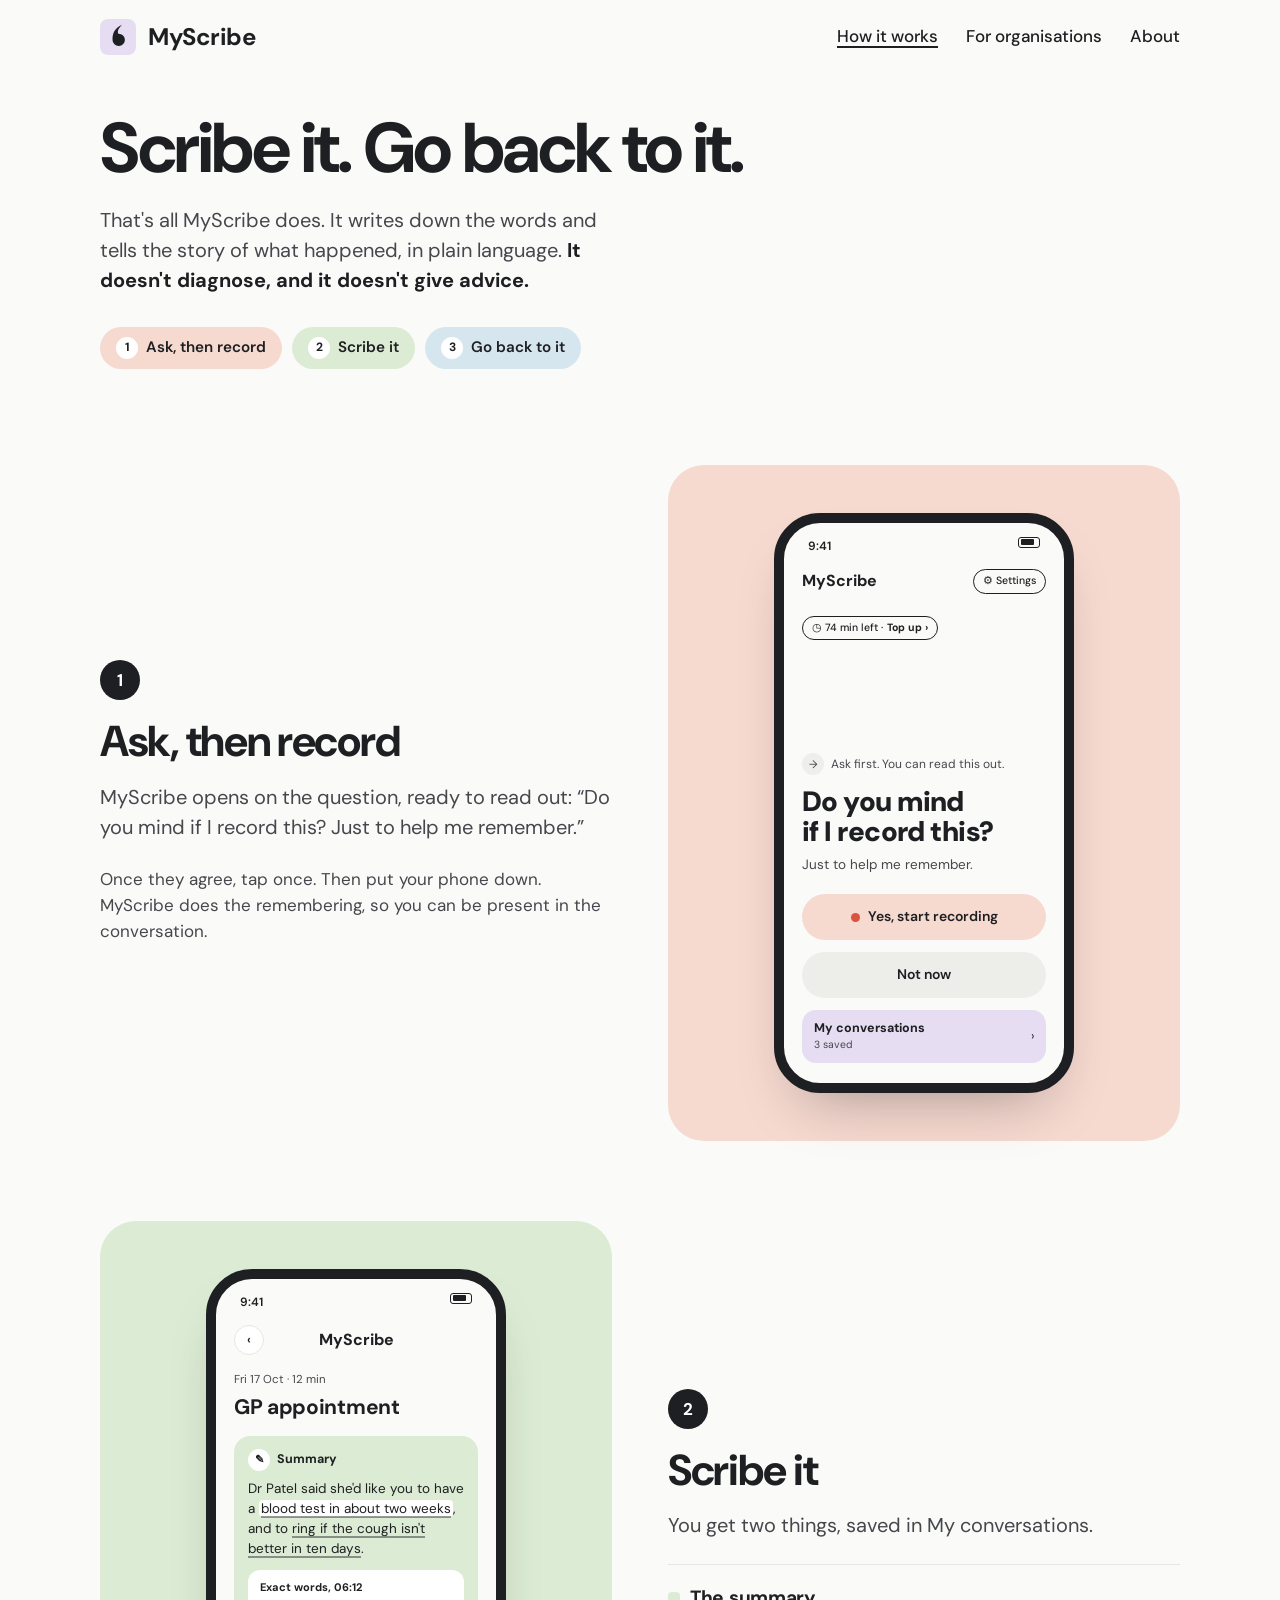
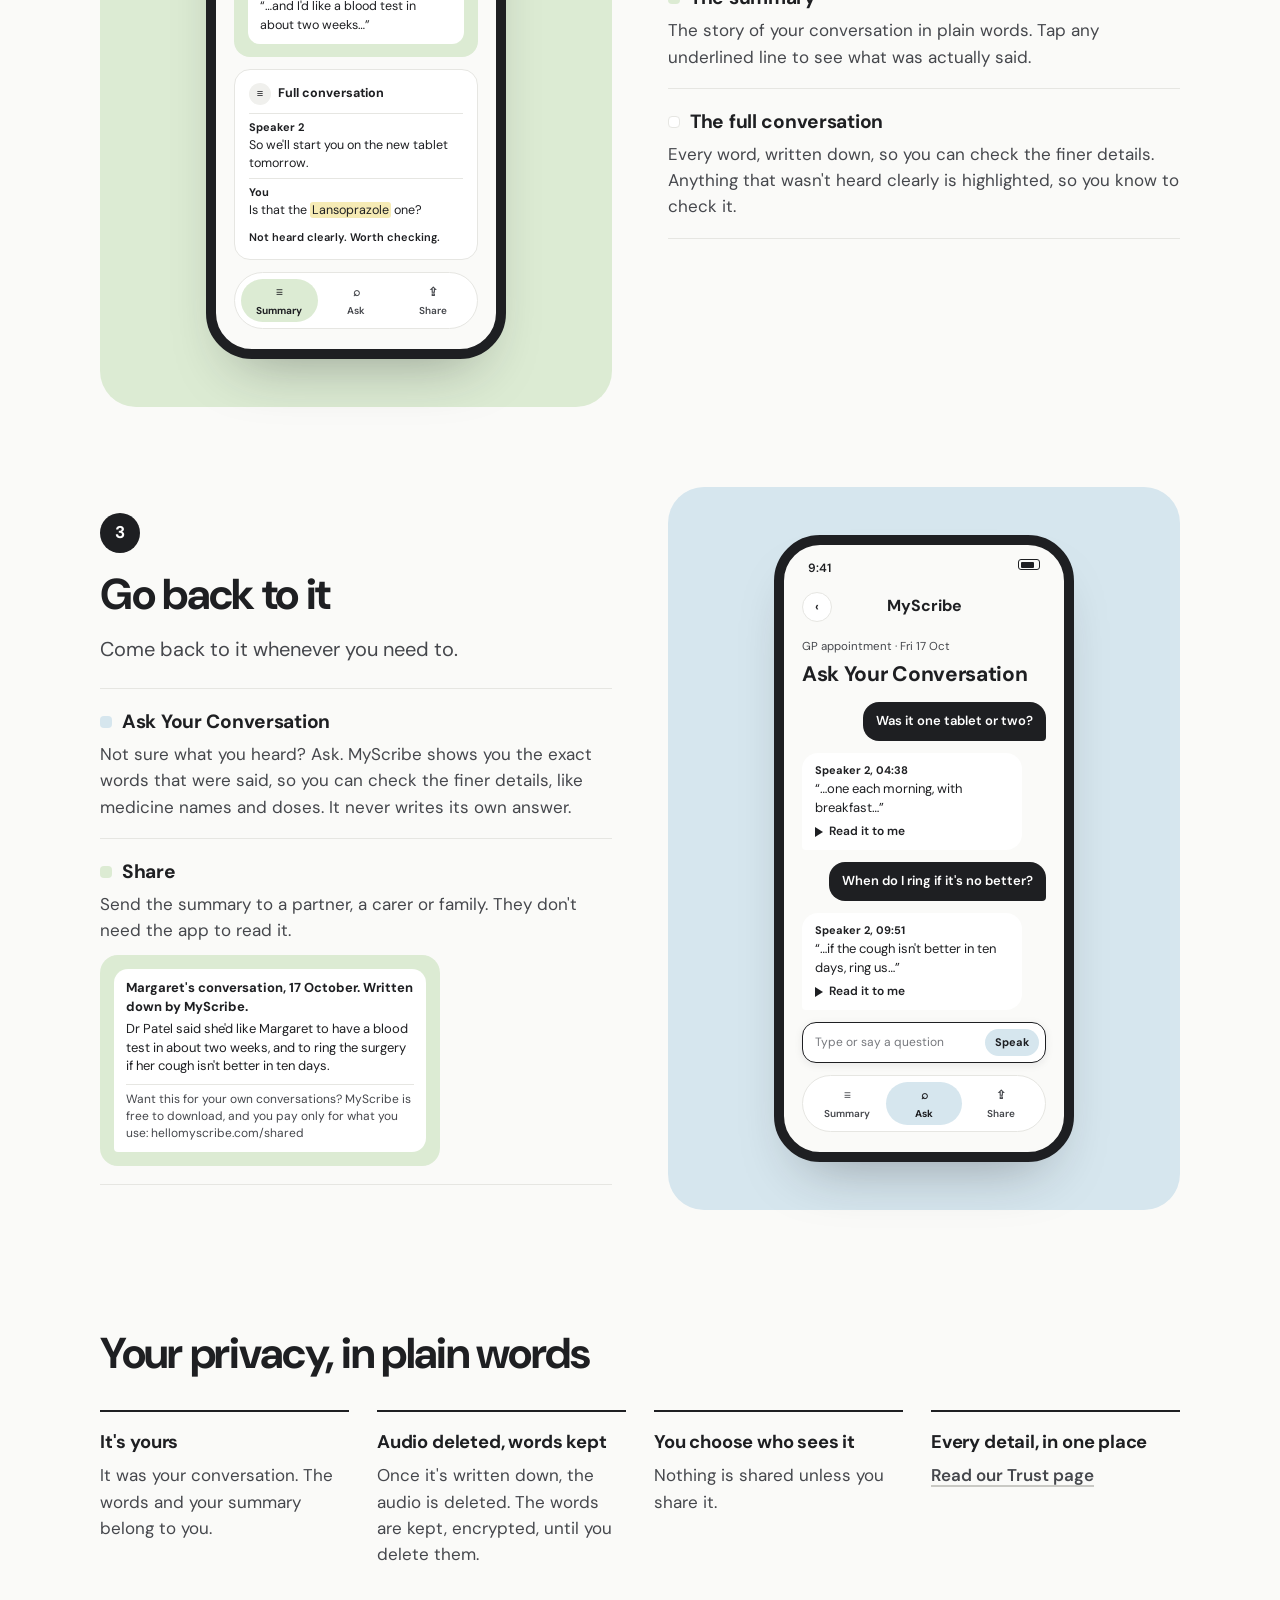
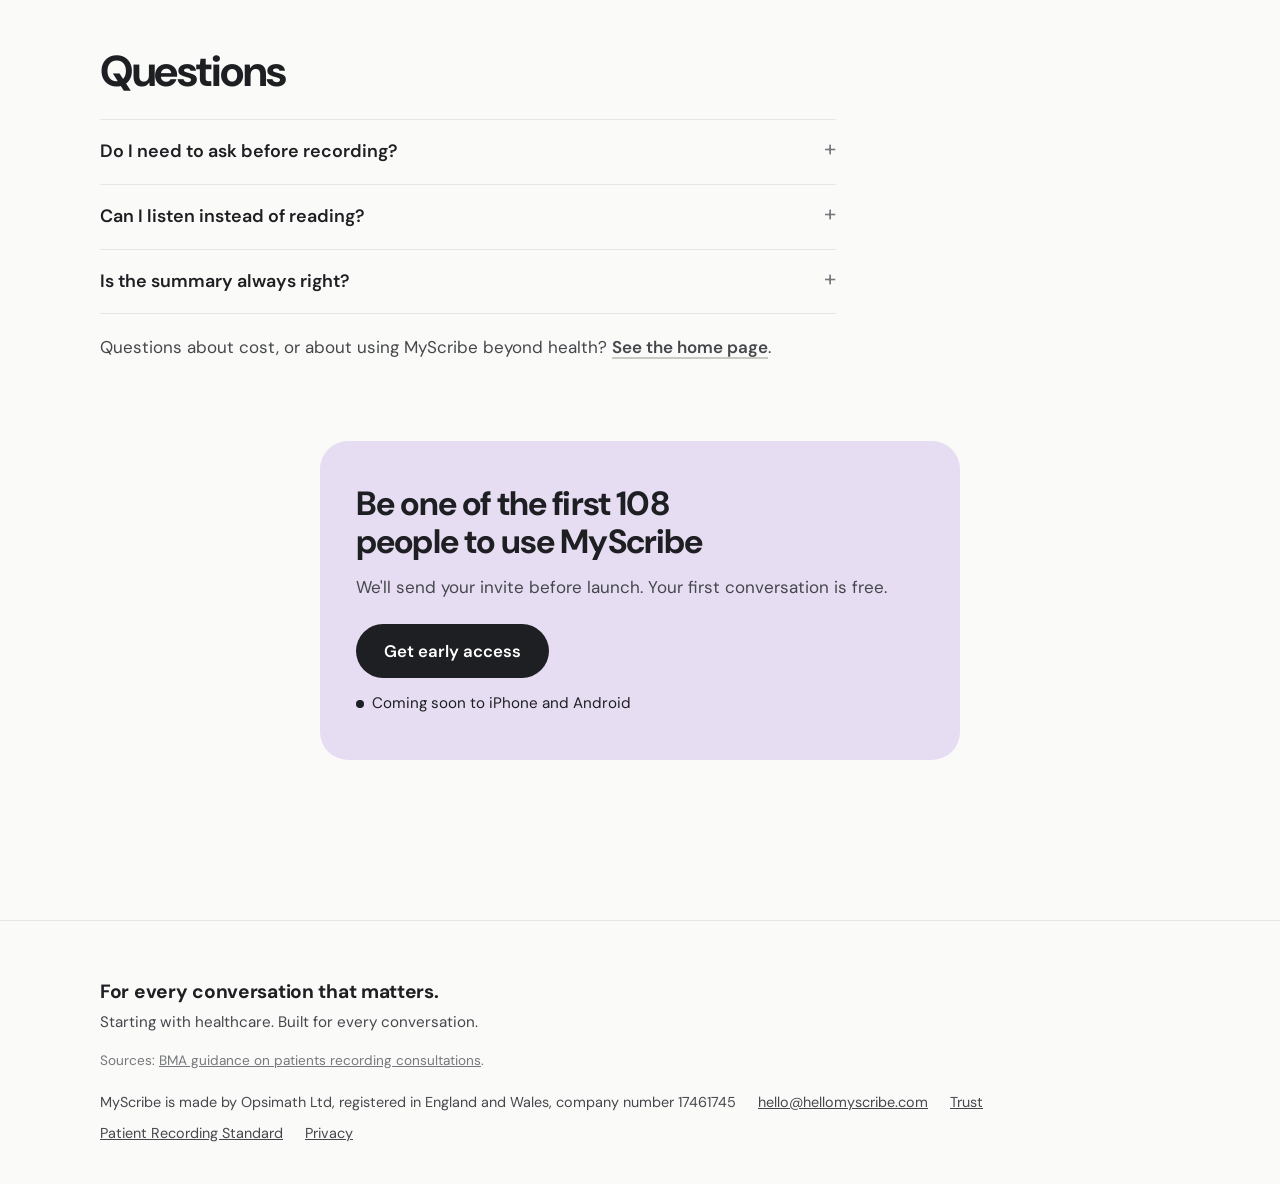
<file: how-it-works.html>
<!doctype html>
<html lang="en-GB">
<head>
<meta charset="utf-8">
<meta name="viewport" content="width=device-width, initial-scale=1">
<title>How it works | MyScribe</title>
<meta name="description" content="Scribe it. Go back to it. How MyScribe works, and how it looks after your privacy.">
<meta property="og:title" content="How it works | MyScribe">
<meta property="og:description" content="Scribe it. Go back to it. How MyScribe works, and how it looks after your privacy.">
<meta property="og:type" content="website">
<meta name="theme-color" content="#1E1F22">
<link rel="icon" href="/favicon.svg" type="image/svg+xml">
<link rel="apple-touch-icon" href="/apple-touch-icon.png">
<link rel="preconnect" href="https://fonts.googleapis.com">
<link rel="preconnect" href="https://fonts.gstatic.com" crossorigin>
<link rel="stylesheet" href="https://fonts.googleapis.com/css2?family=DM+Sans:ital,opsz,wght@0,9..40,400..900;1,9..40,400..900&display=swap">
<!-- Privacy-friendly analytics by Plausible -->
<script async src="https://plausible.io/js/pa-2xMqHdNtrrsRjwaFG2nD4.js"></script>
<script>
  window.plausible=window.plausible||function(){(plausible.q=plausible.q||[]).push(arguments)},plausible.init=plausible.init||function(i){plausible.o=i||{}};
  plausible.init()
</script>
<style>
/* MyScribe palette: charcoal and pastels (21 Oct 2026).
   coral = recording, sage = summary, mist = Ask Your Conversation,
   lilac = My conversations, butter = unclear or highlighted words. */
:root{
  --ink:#1E1F22; --ink-soft:#45474C; --muted:#76787D;
  --paper:#FAFAF8; --line:#E6E6E2; --neutral:#F0F0ED;
  --coral:#F6D9CF; --rec:#D9533F;
  --sage:#DCEBD3; --mist:#D6E6EE; --lilac:#E6DDF3; --butter:#F6EBB5;
  --font:"DM Sans","Helvetica Neue",Arial,sans-serif;
  --wrap:1120px; --gutter:20px;
}
*{box-sizing:border-box}
html{-webkit-text-size-adjust:100%}
body{margin:0;background:var(--paper);color:var(--ink);font-family:var(--font);font-size:17px;line-height:1.55;-webkit-font-smoothing:antialiased}
p{margin:0}
a{color:inherit}
svg{display:block}
.wrap{max-width:var(--wrap);margin:0 auto;padding:0 var(--gutter)}
.skip{position:absolute;left:-9999px}
.skip:focus{left:12px;top:12px;background:var(--ink);color:#fff;padding:8px 12px;border-radius:8px;z-index:10}
:focus-visible{outline:3px solid var(--ink);outline-offset:3px}
.soft{color:var(--ink-soft)}

.btn{display:inline-flex;align-items:center;justify-content:center;min-height:54px;padding:12px 28px;border-radius:999px;font:600 1.05rem/1 var(--font);text-decoration:none;border:0;cursor:pointer}
.btn-primary{background:var(--ink);color:#fff}
.btn-primary:hover{background:#000}
.text-link{font-weight:600;text-decoration:underline;text-decoration-thickness:2px;text-underline-offset:4px;text-decoration-color:#C9C9C4}
.text-link:hover{text-decoration-color:var(--ink)}

/* Header (same as home) */
.site-header{padding:18px 0}
.site-header .wrap{display:flex;align-items:center;justify-content:space-between;gap:24px}
.logo{display:flex;align-items:center;gap:12px;font-weight:700;font-size:1.5rem;letter-spacing:-.02em;text-decoration:none}
.logo-mark{width:36px;height:36px}
.nav{display:flex;align-items:center;gap:28px}
.nav a{text-decoration:none;font-weight:500}
.nav a:hover,.nav a[aria-current]{text-decoration:underline;text-underline-offset:4px;text-decoration-thickness:2px}
.menu{display:none;position:relative}
.menu summary{list-style:none;cursor:pointer;width:44px;height:44px;border-radius:12px;display:flex;align-items:center;justify-content:center}
.menu summary::-webkit-details-marker{display:none}
.menu summary span,.menu summary span::before,.menu summary span::after{display:block;width:22px;height:2px;background:var(--ink);border-radius:2px;position:relative;content:""}
.menu summary span::before{position:absolute;top:-7px}
.menu summary span::after{position:absolute;top:7px}
.menu[open] summary{background:var(--neutral)}
.menu-panel{position:absolute;right:0;top:52px;background:#fff;border:1px solid var(--line);border-radius:16px;padding:8px;min-width:220px;box-shadow:0 12px 30px rgba(0,0,0,.08);z-index:5}
.menu-panel a{display:block;padding:12px 14px;border-radius:10px;text-decoration:none;font-weight:500}
.menu-panel a:hover{background:var(--neutral)}
@media (max-width:760px){.nav{display:none}.menu{display:block}}

/* Intro */
.intro{padding:40px 0 56px;max-width:44rem}
.h1{font-size:clamp(2.6rem,6.4vw,4.4rem);line-height:1.02;letter-spacing:-.035em;font-weight:700;margin:0 0 20px}
.lead{font-size:1.25rem;line-height:1.5;color:var(--ink-soft);max-width:38ch}
.lead strong{color:var(--ink)}
.jump{list-style:none;margin:32px 0 0;padding:0;display:flex;flex-wrap:wrap;gap:10px}
.jump a{display:inline-flex;align-items:center;gap:8px;text-decoration:none;font-weight:600;font-size:.95rem;border-radius:999px;padding:9px 16px}
.jump b{width:22px;height:22px;border-radius:50%;background:#fff;display:inline-flex;align-items:center;justify-content:center;font-size:12px}
.j1{background:var(--coral)} .j2{background:var(--sage)} .j3{background:var(--mist)}
@media (max-width:640px){.intro{padding:16px 0 40px}.lead{font-size:1.15rem}}

/* Steps */
.step{display:grid;grid-template-columns:1fr 1fr;gap:56px;align-items:center;padding:40px 0;scroll-margin-top:20px}
.step.flip .step-text{order:2}
.num{display:inline-flex;width:40px;height:40px;border-radius:50%;background:var(--ink);color:#fff;font-weight:700;align-items:center;justify-content:center;margin-bottom:18px}
.h2{font-size:clamp(1.9rem,4vw,2.7rem);line-height:1.1;letter-spacing:-.03em;font-weight:700;margin:0 0 16px;text-wrap:balance}
.step-text .lead{margin-bottom:24px}
.sub{border-top:1px solid var(--line);padding:18px 0}
.sub:last-child{border-bottom:1px solid var(--line)}
.sub h3{font-size:1.2rem;letter-spacing:-.015em;margin:0 0 4px;display:flex;align-items:center;gap:10px}
.sub h3 i{width:12px;height:12px;border-radius:4px;flex:none}
.panel{border-radius:36px;padding:48px 24px;display:flex;justify-content:center}
.p-coral{background:var(--coral)} .p-sage{background:var(--sage)} .p-mist{background:var(--mist)}
@media (max-width:860px){
  .step{grid-template-columns:1fr;gap:32px;padding:32px 0}
  .step.flip .step-text{order:0}
  .panel{border-radius:28px;padding:36px 16px}
}

/* Phone */
.phone{width:300px;max-width:100%;border:10px solid var(--ink);border-radius:46px;background:var(--paper);padding:14px 18px 20px;min-height:580px;display:flex;flex-direction:column;gap:12px;box-shadow:0 30px 60px -30px rgba(30,31,34,.4)}
.status{display:flex;justify-content:space-between;font-size:12px;font-weight:600;padding:0 6px 2px}
.batt{width:22px;height:11px;border:1.5px solid var(--ink);border-radius:3px;position:relative}
.batt::after{content:"";position:absolute;inset:1.5px 5px 1.5px 1.5px;background:var(--ink);border-radius:1px}
.bar{display:flex;align-items:center;justify-content:space-between;font-weight:700;font-size:16px}
.ico{width:30px;height:30px;border-radius:50%;background:#fff;border:1px solid var(--line);display:flex;align-items:center;justify-content:center;font-size:13px;font-weight:600}
.ask-hint{display:flex;align-items:center;gap:7px;font-size:12px;color:var(--ink-soft);margin-top:auto}
.ask-hint i,.lbl i{width:22px;height:22px;border-radius:50%;background:#EEEEEC;display:flex;align-items:center;justify-content:center;font-style:normal;font-size:11px}
.q{font-weight:900;font-size:28px;line-height:1.07;letter-spacing:-.02em}
.q2{font-size:13.5px;color:var(--ink-soft);margin-top:-4px;margin-bottom:6px}
.app-btn{display:flex;align-items:center;justify-content:center;gap:8px;border-radius:999px;min-height:46px;font-size:14px;font-weight:600}
.app-rec{background:var(--coral)}
.app-rec::before{content:"";width:9px;height:9px;border-radius:50%;background:var(--rec)}
.app-not{background:#EDEDEA}
.convos{display:flex;justify-content:space-between;align-items:center;background:var(--lilac);border-radius:14px;padding:10px 12px;font-size:12.5px;line-height:1.3}
.convos small{color:var(--ink-soft)}
.meta{font-size:11.5px;color:var(--ink-soft);margin-top:4px}
.title{font-weight:700;font-size:21px;letter-spacing:-.015em;margin-top:-10px}
.card{border-radius:16px;padding:13px 14px}
.c-sage{background:var(--sage)} .c-mist{background:var(--mist)} .c-white{background:#fff;border:1px solid var(--line)}
.lbl{display:flex;align-items:center;gap:7px;font-size:12.5px;font-weight:700;margin-bottom:8px}
.lbl i{background:#fff}
.txt{font-size:13.5px;line-height:1.5}
.u{text-decoration:underline;text-decoration-color:rgba(30,31,34,.45);text-decoration-thickness:1.5px;text-underline-offset:3px}
.hi{background:#fff;border-radius:4px;padding:0 2px}
.exact{background:#fff;border-radius:12px;padding:10px 12px;font-size:12.5px;line-height:1.45;margin-top:10px}
.exact small{display:block;font-size:11px;font-weight:700;margin-bottom:2px}
.line{font-size:12.5px;line-height:1.45;padding:6px 0;border-top:1px solid var(--line)}
.line:first-of-type{border-top:0}
.line b{display:block;font-size:11px}
.flag{background:var(--butter);border-radius:3px;padding:0 2px}
.flag-note{font-size:11px;font-weight:600;color:var(--ink);margin-top:4px}
.foot{font-size:10.5px;line-height:1.4;color:var(--ink-soft);margin-top:auto}
.tabs{display:flex;justify-content:space-around;align-items:center;background:#fff;border:1px solid var(--line);border-radius:999px;padding:6px}
.tabs span{flex:1;border-radius:999px;display:flex;flex-direction:column;align-items:center;justify-content:center;gap:1px;padding:4px 0;font-size:10px;font-weight:600;color:var(--ink-soft)}
.tabs span i{font-style:normal;font-size:12px}
.tabs .on{color:var(--ink);font-weight:700}
.pill{display:inline-flex;align-items:center;gap:4px;border:1.5px solid var(--ink);border-radius:999px;padding:3px 9px;font-size:10.5px;font-weight:500}
.mins{margin-top:6px}
.ico-gap{width:30px}
.askbox{display:flex;justify-content:space-between;align-items:center;background:#fff;border:1.5px solid var(--ink);border-radius:14px;padding:6px 6px 6px 12px;font-size:12px;color:var(--muted);margin-top:auto;box-shadow:0 2px 8px rgba(30,31,34,.08)}
.askbox b{background:var(--mist);color:var(--ink);border-radius:999px;padding:5px 10px;font-size:11px}
.bub{border-radius:16px;padding:10px 13px;max-width:90%;font-size:13px;line-height:1.42}
.you{align-self:flex-end;background:var(--ink);color:#fff;border-bottom-right-radius:4px;font-weight:600}
.ans{align-self:flex-start;background:#fff;border-bottom-left-radius:4px}
.ans small{display:block;font-size:11px;font-weight:700;margin-bottom:2px}
.play{display:flex;align-items:center;gap:6px;margin-top:6px;font-size:12px;font-weight:600}
.play::before{content:"";border-left:8px solid currentColor;border-top:5px solid transparent;border-bottom:5px solid transparent}
.input{display:flex;justify-content:space-between;align-items:center;background:#fff;border-radius:999px;padding:6px 6px 6px 14px;font-size:12px;color:var(--muted);margin-top:auto}
.input b{width:26px;height:26px;border-radius:50%;background:var(--ink);color:#fff;display:flex;align-items:center;justify-content:center;font-size:12px}

/* Share mock, beside the Share text */
.share-mock{background:var(--sage);border-radius:18px;padding:14px;margin-top:12px;max-width:340px}
.share-mock .msg{background:#fff;border-radius:14px;border-bottom-left-radius:4px;padding:10px 12px;font-size:13px;line-height:1.42}
.share-mock .msg strong{display:block;margin-bottom:4px}
.share-mock .ps{border-top:1px solid var(--line);margin-top:8px;padding-top:6px;font-size:12px;color:var(--ink-soft)}

/* Privacy */
.section{padding:80px 0}
.privacy{display:grid;grid-template-columns:repeat(4,1fr);gap:28px;margin-top:32px}
@media (max-width:860px){.privacy{grid-template-columns:1fr 1fr}}
@media (max-width:520px){.privacy{grid-template-columns:1fr}}
.priv{border-top:2px solid var(--ink);padding-top:16px}
.priv h3{font-size:1.15rem;margin:0 0 6px;letter-spacing:-.01em}

.faq{max-width:46rem;margin-top:24px}
.faq details{border-top:1px solid var(--line);padding:18px 0}
.faq details:last-child{border-bottom:1px solid var(--line)}
.faq summary{cursor:pointer;font-weight:600;font-size:1.12rem;list-style:none;display:flex;justify-content:space-between;gap:16px}
.faq summary::-webkit-details-marker{display:none}
.faq summary::after{content:"+";font-weight:400;font-size:1.4rem;line-height:1;color:var(--muted)}
.faq details[open] summary::after{content:"\2013"}
.faq details p{margin-top:10px;max-width:62ch}
.faq-more{margin-top:20px}

.cta{max-width:640px;margin:0 auto;background:var(--lilac);border-radius:28px;padding:44px 36px}
@media (max-width:640px){.cta{padding:32px 22px}.cta .btn{width:100%}}
.cta h2{font-size:clamp(1.6rem,3.4vw,2.1rem);letter-spacing:-.025em;line-height:1.15;margin:0 0 12px;text-wrap:balance}
.cta .soft{margin-bottom:24px}
.soon{margin-top:14px;font-size:.95rem;color:var(--ink);display:flex;align-items:center;gap:8px}
.soon::before{content:"";width:8px;height:8px;border-radius:50%;background:var(--ink);flex:none}

.site-footer{padding:56px 0 40px;border-top:1px solid var(--line);font-size:.95rem;margin-top:80px}
.footer-tag{font-weight:700;font-size:1.2rem;letter-spacing:-.015em}
.footer-next{color:var(--ink-soft);margin:4px 0 16px}
.sources{font-size:.85rem;color:var(--muted);max-width:70ch;margin-bottom:20px}
.footer-links{display:flex;flex-wrap:wrap;gap:8px 22px;color:var(--ink-soft);font-size:.9rem}

</style>
</head>
<body>
<a class="skip" href="#main">Skip to content</a>

<header class="site-header">
<div class="wrap">
<a class="logo" href="/"><svg class="logo-mark" viewBox="0 0 100 100" aria-hidden="true" focusable="false"><rect width="100" height="100" rx="22.37" fill="#E6DDF3"/><path transform="translate(52 58) scale(2.15)" d="M-8 0C-8.4-8.5-5-15.5 4.5-19.5C-0.5-15-1.8-11.5-0.6-8A8 8 0 1 1-8 0Z" fill="#1E1F22"/></svg>MyScribe</a>
<nav class="nav" aria-label="Main">
<a href="/how-it-works" aria-current="page">How it works</a>
<a href="/organisations">For organisations</a>
<a href="/about">About</a>
</nav>
<details class="menu">
<summary aria-label="Menu"><span></span></summary>
<div class="menu-panel">
<a href="/how-it-works" aria-current="page">How it works</a>
<a href="/organisations">For organisations</a>
<a href="/about">About</a>
<a href="/trust">Trust</a>
</div>
</details>
</div>
</header>

<main id="main">
<div class="wrap">

<section class="intro">
<h1 class="h1">Scribe it. Go back to it.</h1>
<p class="lead">That's all MyScribe does. It writes down the words and tells the story of what happened, in plain language. <strong>It doesn't diagnose, and it doesn't give advice.</strong></p>
<ul class="jump" aria-label="Steps">
<li><a class="j1" href="#ask"><b>1</b>Ask, then record</a></li>
<li><a class="j2" href="#scribe"><b>2</b>Scribe it</a></li>
<li><a class="j3" href="#back"><b>3</b>Go back to it</a></li>
</ul>
</section>

<!-- Step 1 -->
<section class="step" id="ask">
<div class="step-text">
<span class="num">1</span>
<h2 class="h2">Ask, then record</h2>
<p class="lead">MyScribe opens on the question, ready to read out: “Do you mind if I record this? Just to help me remember.”</p>
<p class="soft">Once they agree, tap once. Then put your phone down. MyScribe does the remembering, so you can be present in the conversation.</p>
</div>
<div class="panel p-coral" aria-hidden="true">
<div class="phone">
<div class="status"><span>9:41</span><span class="batt"></span></div>
<div class="bar"><span>MyScribe</span><span class="pill">⚙ Settings</span></div>
<p class="mins"><span class="pill">◷ 74 min left · <b>Top up ›</b></span></p>
<p class="ask-hint"><i>→</i>Ask first. You can read this out.</p>
<p class="q">Do you mind<br>if I record this?</p>
<p class="q2">Just to help me remember.</p>
<span class="app-btn app-rec">Yes, start recording</span>
<span class="app-btn app-not">Not now</span>
<div class="convos"><span><strong>My conversations</strong><br><small>3 saved</small></span><span>›</span></div>
</div>
</div>
</section>

<!-- Step 2 -->
<section class="step flip" id="scribe">
<div class="step-text">
<span class="num">2</span>
<h2 class="h2">Scribe it</h2>
<p class="lead">You get two things, saved in My conversations.</p>
<div class="sub"><h3><i style="background:var(--sage)"></i>The summary</h3><p class="soft">The story of your conversation in plain words. Tap any underlined line to see what was actually said.</p></div>
<div class="sub"><h3><i style="background:#fff;border:1px solid var(--line)"></i>The full conversation</h3><p class="soft">Every word, written down, so you can check the finer details. Anything that wasn't heard clearly is highlighted, so you know to check it.</p></div>
</div>
<div class="panel p-sage" aria-hidden="true">
<div class="phone">
<div class="status"><span>9:41</span><span class="batt"></span></div>
<div class="bar"><span class="ico">‹</span><span>MyScribe</span><span class="ico-gap"></span></div>
<p class="meta">Fri 17 Oct · 12 min</p>
<p class="title">GP appointment</p>
<div class="card c-sage">
<p class="lbl"><i>✎</i>Summary</p>
<p class="txt">Dr Patel said she'd like you to have a <span class="u hi">blood test in about two weeks</span>, and to <span class="u">ring if the cough isn't better in ten days</span>.</p>
<div class="exact"><small>Exact words, 06:12</small>“…and I'd like a blood test in about two weeks…”</div>
</div>
<div class="card c-white">
<p class="lbl"><i style="background:var(--neutral)">≡</i>Full conversation</p>
<p class="line"><b>Speaker 2</b>So we'll start you on the new tablet tomorrow.</p>
<p class="line"><b>You</b>Is that the <span class="flag">Lansoprazole</span> one?</p>
<p class="flag-note">Not heard clearly. Worth checking.</p>
</div>
<div class="tabs" style="margin-top:auto"><span class="on" style="background:var(--sage)"><i>≡</i>Summary</span><span><i>⌕</i>Ask</span><span><i>⇪</i>Share</span></div>
</div>
</div>
</section>

<!-- Step 3 -->
<section class="step" id="back">
<div class="step-text">
<span class="num">3</span>
<h2 class="h2">Go back to it</h2>
<p class="lead">Come back to it whenever you need to.</p>
<div class="sub"><h3><i style="background:var(--mist)"></i>Ask Your Conversation</h3><p class="soft">Not sure what you heard? Ask. MyScribe shows you the exact words that were said, so you can check the finer details, like medicine names and doses. It never writes its own answer.</p></div>
<div class="sub"><h3><i style="background:var(--sage)"></i>Share</h3><p class="soft">Send the summary to a partner, a carer or family. They don't need the app to read it.</p>
<div class="share-mock" aria-hidden="true"><div class="msg"><strong>Margaret's conversation, 17 October. Written down by MyScribe.</strong>Dr Patel said she'd like Margaret to have a blood test in about two weeks, and to ring the surgery if her cough isn't better in ten days.<p class="ps">Want this for your own conversations? MyScribe is free to download, and you pay only for what you use: hellomyscribe.com/shared</p></div></div>
</div>
</div>
<div class="panel p-mist" aria-hidden="true">
<div class="phone">
<div class="status"><span>9:41</span><span class="batt"></span></div>
<div class="bar"><span class="ico">‹</span><span>MyScribe</span><span class="ico-gap"></span></div>
<p class="meta">GP appointment · Fri 17 Oct</p>
<p class="title">Ask Your Conversation</p>
<p class="bub you">Was it one tablet or two?</p>
<div class="bub ans"><small>Speaker 2, 04:38</small>“…one each morning, with breakfast…”<span class="play">Read it to me</span></div>
<p class="bub you">When do I ring if it's no better?</p>
<div class="bub ans"><small>Speaker 2, 09:51</small>“…if the cough isn't better in ten days, ring us…”<span class="play">Read it to me</span></div>
<div class="askbox"><span>Type or say a question</span><b>Speak</b></div>
<div class="tabs"><span><i>≡</i>Summary</span><span class="on" style="background:var(--mist)"><i>⌕</i>Ask</span><span><i>⇪</i>Share</span></div>
</div>
</div>
</section>

</div>

<section class="section" id="privacy">
<div class="wrap">
<h2 class="h2">Your privacy, in plain words</h2>
<div class="privacy">
<div class="priv"><h3>It's yours</h3><p class="soft">It was your conversation. The words and your summary belong to you.</p></div>
<div class="priv"><h3>Audio deleted, words kept</h3><p class="soft">Once it's written down, the audio is deleted. The words are kept, encrypted, until you delete them.</p></div>
<div class="priv"><h3>You choose who sees it</h3><p class="soft">Nothing is shared unless you share it.</p></div>
<div class="priv"><h3>Every detail, in one place</h3><p class="soft"><a class="text-link" href="/trust">Read our Trust page</a></p></div>
</div>
</div>
</section>

<section class="section" id="questions" style="padding-top:0">
<div class="wrap">
<h2 class="h2">Questions</h2>
<div class="faq">
<details>
<summary>Do I need to ask before recording?</summary>
<p class="soft">In the UK you don't have to, because it's your own appointment. But asking keeps trust in the room, and the BMA encourages doctors to support recordings made openly.</p>
</details>
<details>
<summary>Can I listen instead of reading?</summary>
<p class="soft">Yes. MyScribe can read the summary, or any part of the conversation, aloud in a clear voice.</p>
</details>
<details>
<summary>Is the summary always right?</summary>
<p class="soft">It's written by AI, so it may miss things or get something wrong. A wrong medicine name or dose could matter, so the summary gives the general picture and doesn't include them. They're always in the full conversation, word for word, and anything that wasn't heard clearly is flagged. If in doubt, ask your clinician.</p>
</details>
</div>
<p class="faq-more soft">Questions about cost, or about using MyScribe beyond health? <a class="text-link" href="/#questions">See the home page</a>.</p>
</div>
</section>

<section class="section" style="padding-top:0">
<div class="wrap">
<div class="cta">
<h2>Be one of the first 108 people to use MyScribe</h2>
<p class="soft">We'll send your invite before launch. Your first conversation is free.</p>
<a class="btn btn-primary" href="/#waitlist">Get early access</a>
<p class="soon">Coming soon to iPhone and Android</p>
</div>
</div>
</section>
</main>

<footer class="site-footer">
<div class="wrap">
<p class="footer-tag">For every conversation that matters.</p>
<p class="footer-next">Starting with healthcare. Built for every conversation.</p>
<p class="sources">Sources: <a href="https://www.bma.org.uk/advice-and-support/ethics/confidentiality-and-health-records/patients-recording-consultations">BMA guidance on patients recording consultations</a>.</p>
<div class="footer-links">
<span>MyScribe is made by Opsimath Ltd, registered in England and Wales, company number 17461745</span>
<a href="mailto:hello@hellomyscribe.com">hello@hellomyscribe.com</a>
<a href="/trust">Trust</a>
<a href="/standard">Patient Recording Standard</a>
<a href="/privacy">Privacy</a>
</div>
</div>
</footer>
</body>
</html>
</file>
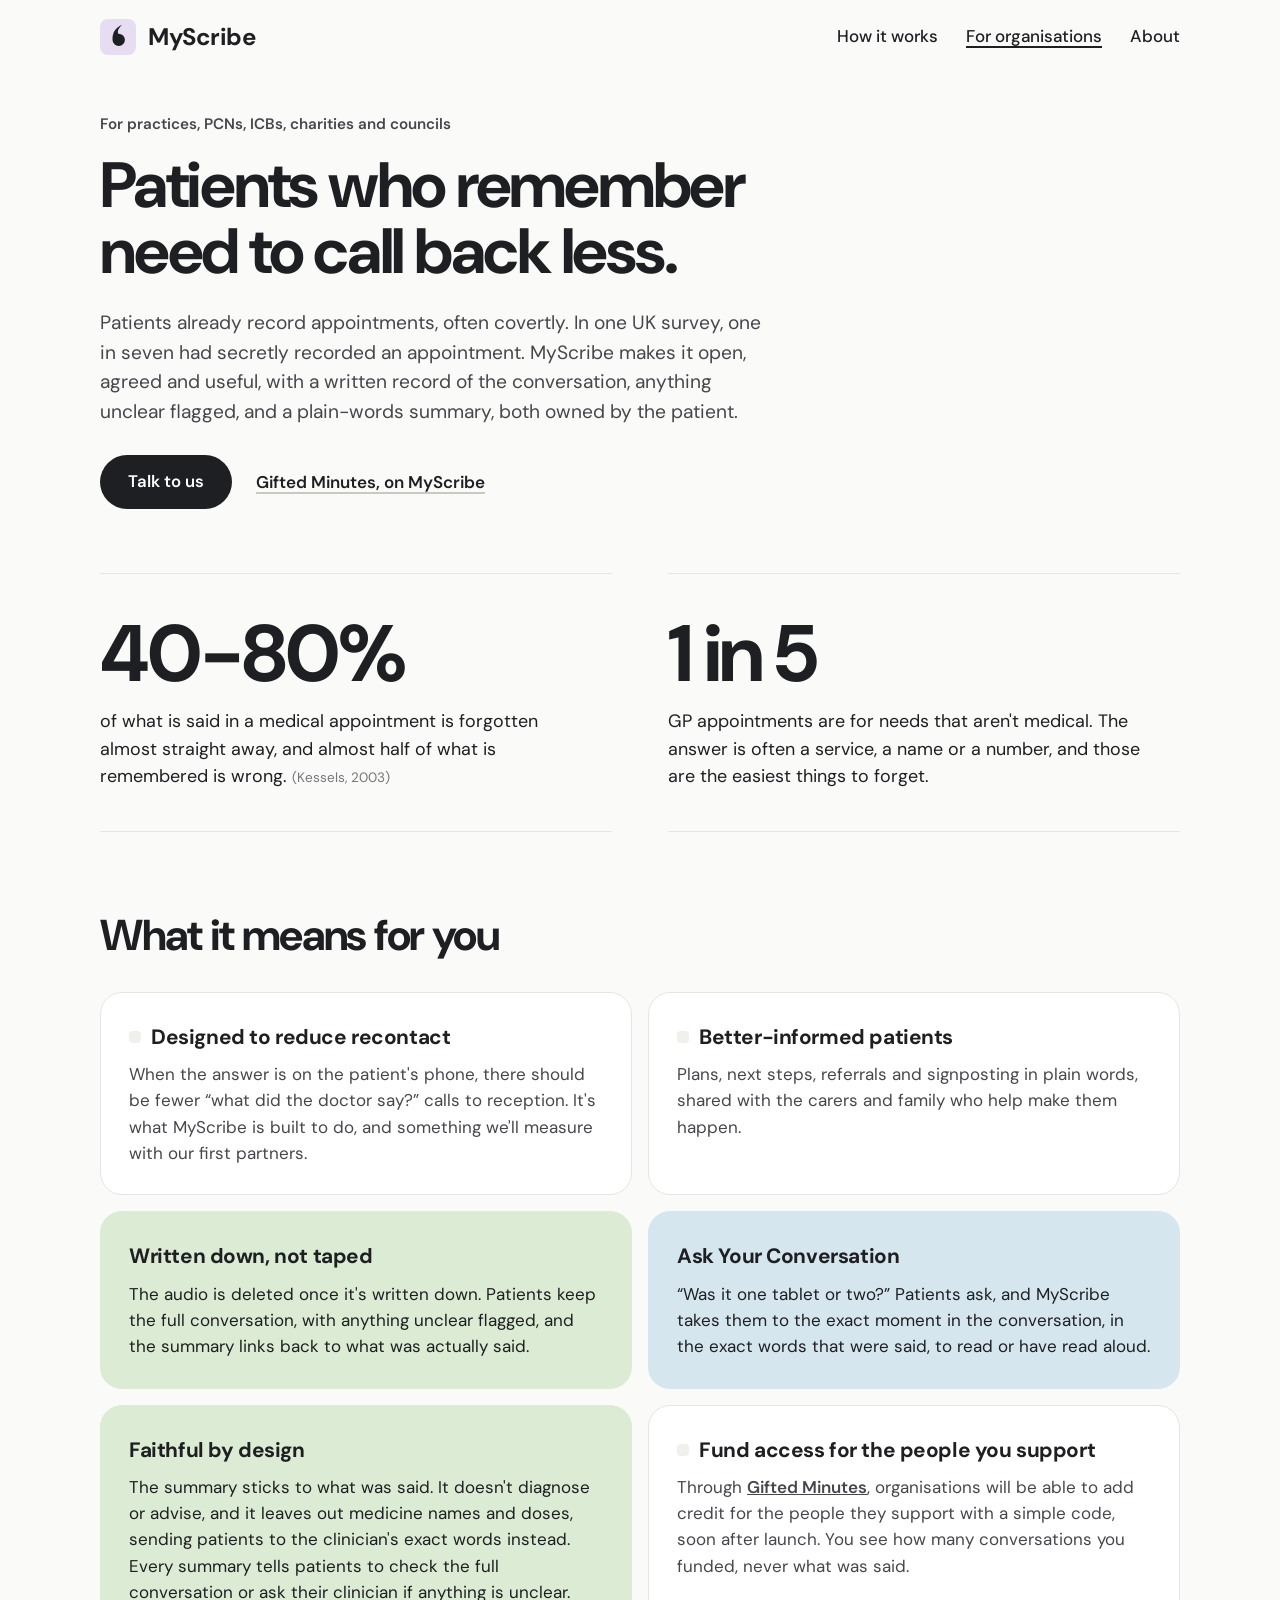
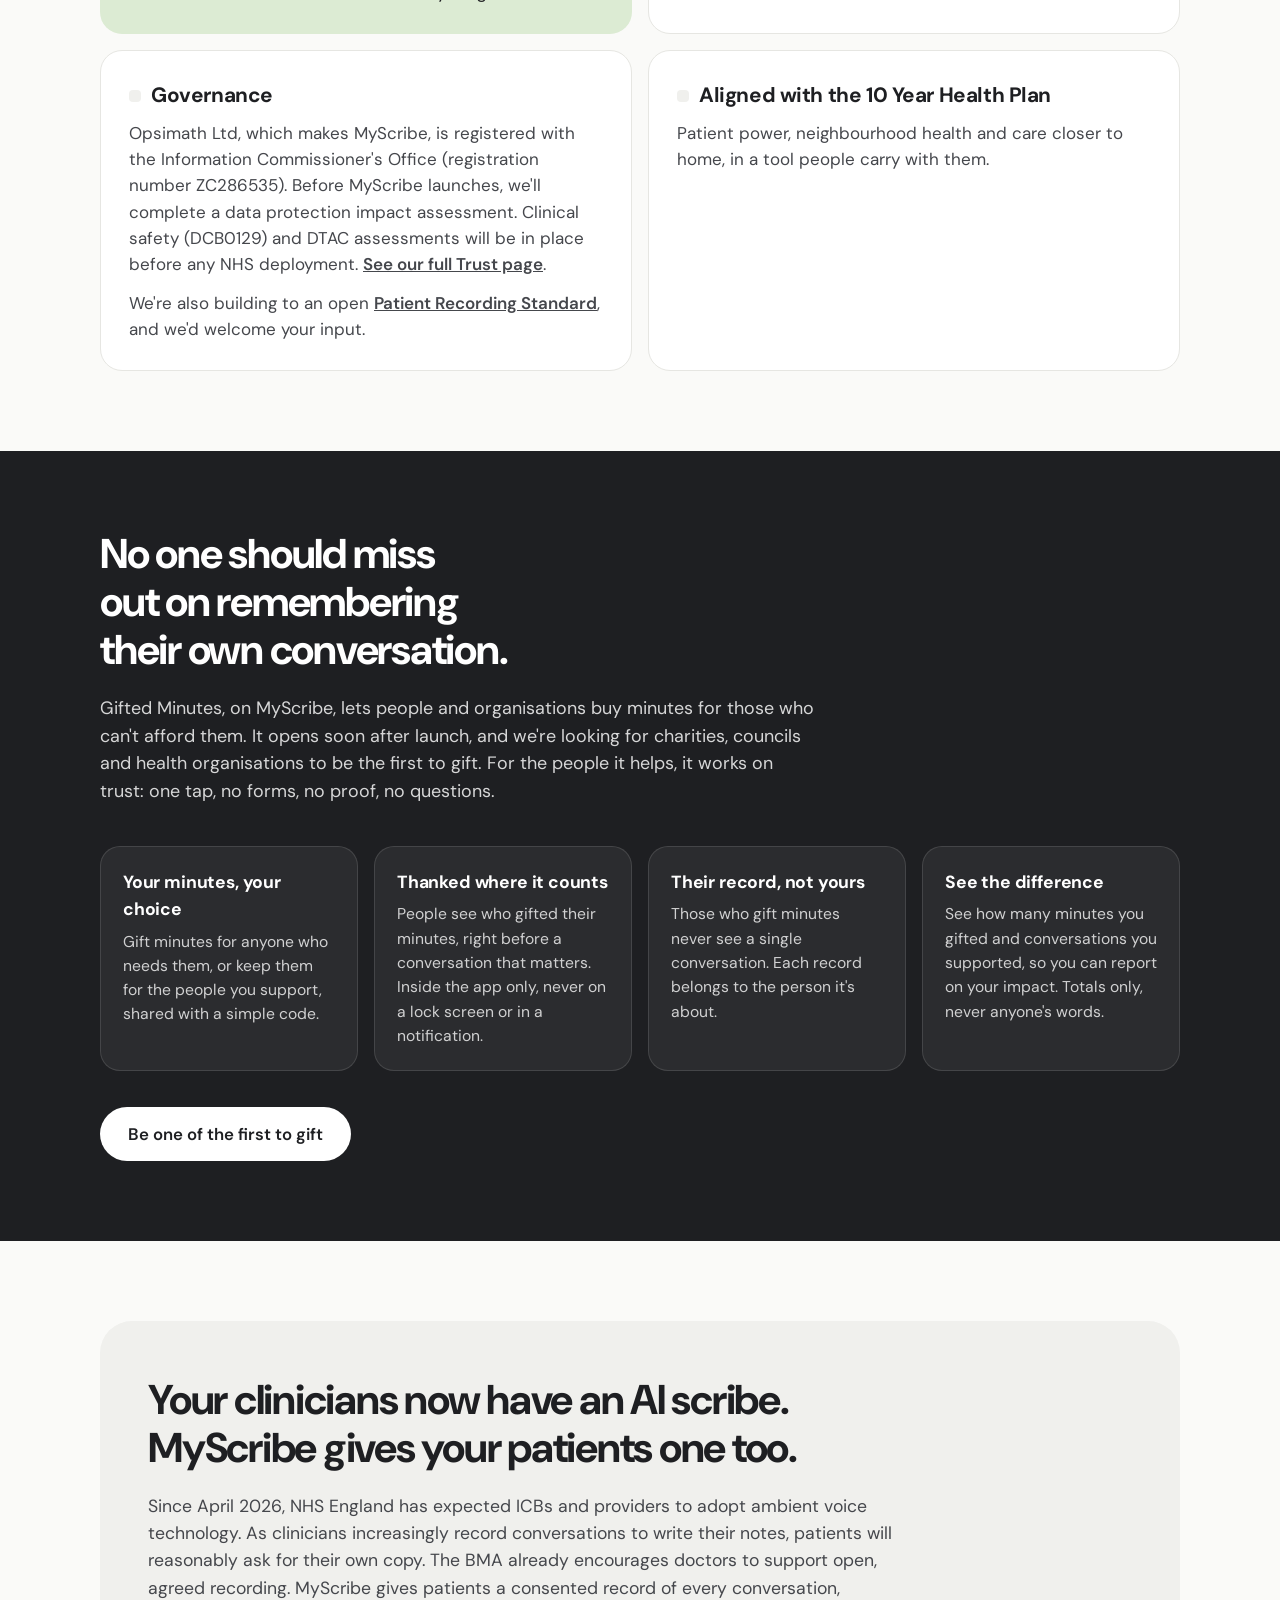
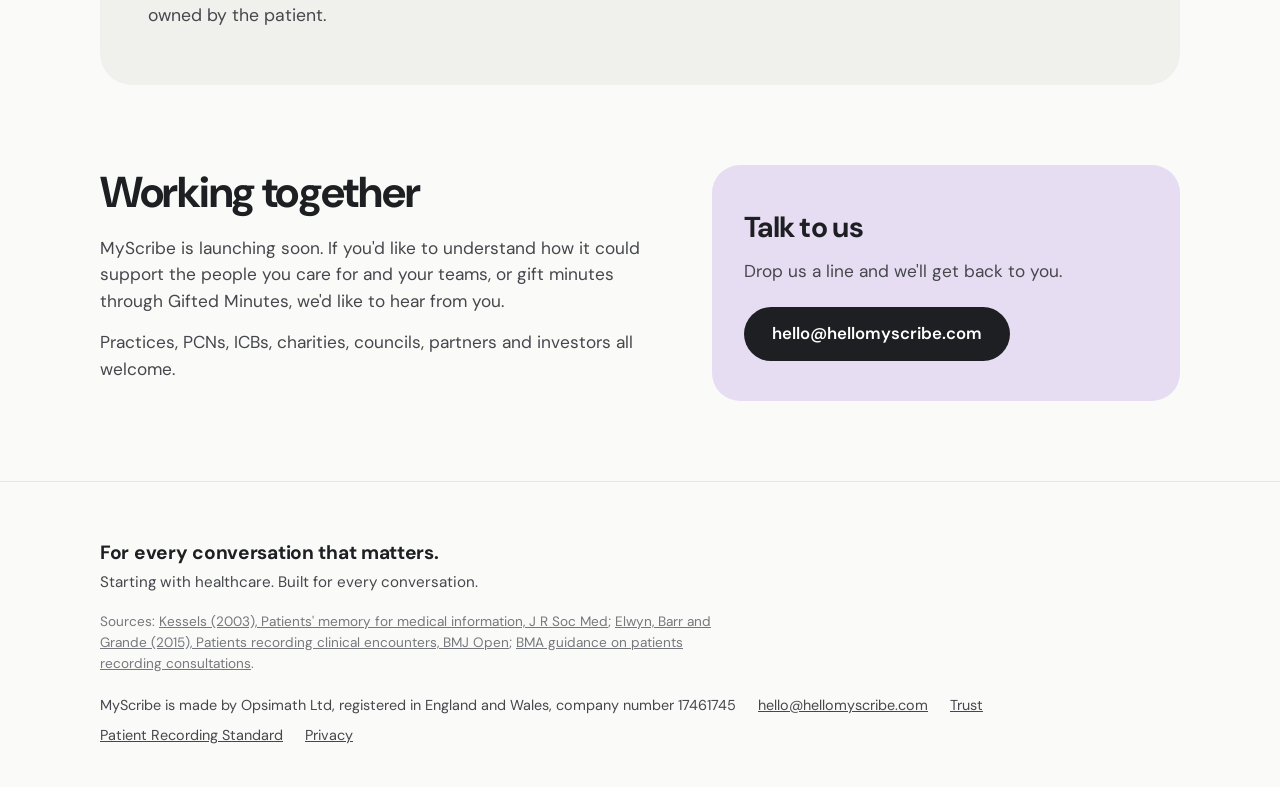
<file: organisations.html>
<!doctype html>
<html lang="en-GB">
<head>
<meta charset="utf-8">
<meta name="viewport" content="width=device-width, initial-scale=1">
<title>For organisations | MyScribe</title>
<meta name="description" content="How MyScribe could help GP practices, PCNs, ICBs, charities and councils: people who remember more, fewer calls to ask what was said, and Gifted Minutes so no one misses out.">
<meta property="og:title" content="For organisations | MyScribe">
<meta property="og:description" content="How MyScribe could help GP practices, PCNs, ICBs, charities and councils: people who remember more, fewer calls to ask what was said, and Gifted Minutes so no one misses out.">
<meta property="og:type" content="website">
<meta name="theme-color" content="#1E1F22">
<link rel="icon" href="/favicon.svg" type="image/svg+xml">
<link rel="apple-touch-icon" href="/apple-touch-icon.png">
<link rel="preconnect" href="https://fonts.googleapis.com">
<link rel="preconnect" href="https://fonts.gstatic.com" crossorigin>
<link rel="stylesheet" href="https://fonts.googleapis.com/css2?family=DM+Sans:ital,opsz,wght@0,9..40,400..900;1,9..40,400..900&display=swap">
<!-- Privacy-friendly analytics by Plausible -->
<script async src="https://plausible.io/js/pa-2xMqHdNtrrsRjwaFG2nD4.js"></script>
<script>
  window.plausible=window.plausible||function(){(plausible.q=plausible.q||[]).push(arguments)},plausible.init=plausible.init||function(i){plausible.o=i||{}};
  plausible.init()
</script>
<style>
/* MyScribe palette: charcoal and pastels (21 Oct 2026).
   coral = recording / start, sage = summary, mist = Ask Your Conversation,
   lilac = My conversations, butter = unclear or highlighted words. */
:root{
  --ink:#1E1F22; --ink-soft:#45474C; --muted:#76787D;
  --paper:#FAFAF8; --line:#E6E6E2; --neutral:#F0F0ED;
  --coral:#F6D9CF; --rec:#D9533F;
  --sage:#DCEBD3; --mist:#D6E6EE; --lilac:#E6DDF3; --butter:#F6EBB5;
  --font:"DM Sans","Helvetica Neue",Arial,sans-serif;
  --wrap:1120px; --gutter:20px;
}
*{box-sizing:border-box}
html{-webkit-text-size-adjust:100%}
body{margin:0;background:var(--paper);color:var(--ink);font-family:var(--font);font-size:17px;line-height:1.55;-webkit-font-smoothing:antialiased}
p{margin:0}
a{color:inherit}
svg{display:block}
.wrap{max-width:var(--wrap);margin:0 auto;padding:0 var(--gutter)}
.skip{position:absolute;left:-9999px}
.skip:focus{left:12px;top:12px;background:var(--ink);color:#fff;padding:8px 12px;border-radius:8px;z-index:10}
:focus-visible{outline:3px solid var(--ink);outline-offset:3px}
.soft{color:var(--ink-soft)}
.btn{display:inline-flex;align-items:center;justify-content:center;min-height:54px;padding:12px 28px;border-radius:999px;font:600 1.05rem/1 var(--font);text-decoration:none;border:0;cursor:pointer}
.btn-primary{background:var(--ink);color:#fff}
.btn-primary:hover{background:#000}
.btn-light{background:#fff;color:var(--ink)}
.btn-light:hover{background:var(--neutral)}
.text-link{font-weight:600;text-decoration:underline;text-decoration-thickness:2px;text-underline-offset:4px;text-decoration-color:#C9C9C4}
.text-link:hover{text-decoration-color:var(--ink)}

/* Header (same as home) */
.site-header{padding:18px 0}
.site-header .wrap{display:flex;align-items:center;justify-content:space-between;gap:24px}
.logo{display:flex;align-items:center;gap:12px;font-weight:700;font-size:1.5rem;letter-spacing:-.02em;text-decoration:none}
.logo-mark{width:36px;height:36px}
.nav{display:flex;align-items:center;gap:28px}
.nav a{text-decoration:none;font-weight:500}
.nav a:hover,.nav a[aria-current]{text-decoration:underline;text-underline-offset:4px;text-decoration-thickness:2px}
.menu{display:none;position:relative}
.menu summary{list-style:none;cursor:pointer;width:44px;height:44px;border-radius:12px;display:flex;align-items:center;justify-content:center}
.menu summary::-webkit-details-marker{display:none}
.menu summary span,.menu summary span::before,.menu summary span::after{display:block;width:22px;height:2px;background:var(--ink);border-radius:2px;position:relative;content:""}
.menu summary span::before{position:absolute;top:-7px}
.menu summary span::after{position:absolute;top:7px}
.menu[open] summary{background:var(--neutral)}
.menu-panel{position:absolute;right:0;top:52px;background:#fff;border:1px solid var(--line);border-radius:16px;padding:8px;min-width:220px;box-shadow:0 12px 30px rgba(0,0,0,.08);z-index:5}
.menu-panel a{display:block;padding:12px 14px;border-radius:10px;text-decoration:none;font-weight:500}
.menu-panel a:hover{background:var(--neutral)}
@media (max-width:760px){.nav{display:none}.menu{display:block}}

/* Intro */
.intro{padding:40px 0 64px}
.kicker{font-size:.95rem;font-weight:600;color:var(--ink-soft);margin-bottom:16px}
.h1{font-size:clamp(2.4rem,5.8vw,4rem);line-height:1.04;letter-spacing:-.035em;font-weight:700;margin:0 0 22px;max-width:18ch;text-wrap:balance}
.lead{font-size:1.2rem;line-height:1.55;color:var(--ink-soft);max-width:52ch}
.intro-links{display:flex;flex-wrap:wrap;gap:12px 24px;align-items:center;margin-top:28px}
@media (max-width:640px){.intro{padding:16px 0 48px}.lead{font-size:1.1rem}.intro-links .btn{width:100%}}

.section{padding:80px 0}
@media (max-width:640px){.section{padding:60px 0}}
.h2{font-size:clamp(1.9rem,4vw,2.7rem);line-height:1.1;letter-spacing:-.03em;font-weight:700;margin:0 0 18px;text-wrap:balance}

/* Gifted Minutes */
.dark{background:var(--ink);color:#fff}
#gifted-minutes{scroll-margin-top:24px}
.statement{font-size:clamp(1.7rem,3.8vw,2.6rem);font-weight:700;letter-spacing:-.03em;line-height:1.15;max-width:22ch;text-wrap:balance}
.dark .body{max-width:60ch;margin-top:20px;font-size:1.12rem;color:rgba(255,255,255,.82)}
.gm{display:grid;grid-template-columns:repeat(4,1fr);gap:16px;margin-top:40px}
@media (max-width:960px){.gm{grid-template-columns:1fr 1fr}}
@media (max-width:560px){.gm{grid-template-columns:1fr}}
.gm div{background:rgba(255,255,255,.06);border:1px solid rgba(255,255,255,.12);border-radius:20px;padding:22px}
.gm h3{margin:0 0 6px;font-size:1.1rem;letter-spacing:-.01em}
.gm p{color:rgba(255,255,255,.78);font-size:.98rem}
.dark .actions{margin-top:36px}
@media (max-width:640px){.dark .btn{width:100%}}

/* Stats */
.stats{display:grid;grid-template-columns:1fr 1fr;gap:0 56px}
.stat{border-top:1px solid var(--line);border-bottom:1px solid var(--line);padding:40px 0}
.stat-num{font-size:clamp(3rem,8vw,5rem);font-weight:700;letter-spacing:-.04em;line-height:1;margin-bottom:14px}
.stat p:last-child{font-size:1.12rem;max-width:40ch}
.cite{font-size:.85rem;color:var(--muted);white-space:nowrap}
@media (max-width:760px){.stats{grid-template-columns:1fr}.stat+.stat{border-top:0}}

/* Features */
.features{display:grid;grid-template-columns:1fr 1fr;gap:16px;margin-top:32px}
@media (max-width:760px){.features{grid-template-columns:1fr}}
.feat{background:#fff;border:1px solid var(--line);border-radius:22px;padding:28px}
.feat h3{font-size:1.3rem;letter-spacing:-.02em;margin:0 0 8px;display:flex;align-items:center;gap:10px}
.feat h3 i{width:12px;height:12px;border-radius:4px;flex:none;background:var(--neutral)}
.feat.sage{background:var(--sage);border-color:transparent}
.feat.mist{background:var(--mist);border-color:transparent}
.feat.lilac{background:var(--lilac);border-color:transparent}
.feat a{font-weight:600}

/* Why now */
.why{border-radius:32px;background:var(--neutral);padding:56px 48px}
@media (max-width:640px){.why{padding:36px 24px;border-radius:24px}}
.why .statement{max-width:24ch}
.why .body{max-width:62ch;margin-top:20px;font-size:1.1rem;color:var(--ink-soft)}

/* Working together */
.together{display:grid;grid-template-columns:1.1fr .9fr;gap:40px;align-items:center}
@media (max-width:860px){.together{grid-template-columns:1fr}}
.together .soft{max-width:46ch;margin-bottom:14px;font-size:1.08rem}
.talk{background:var(--lilac);border-radius:28px;padding:40px 32px}
.talk h2{font-size:1.8rem;letter-spacing:-.025em;margin:0 0 8px}
.talk .soft{margin-bottom:22px}
@media (max-width:640px){.talk{padding:32px 22px}.talk .btn{width:100%;font-size:.98rem}}

.site-footer{padding:56px 0 40px;border-top:1px solid var(--line);font-size:.95rem}
.footer-tag{font-weight:700;font-size:1.2rem;letter-spacing:-.015em}
.footer-next{color:var(--ink-soft);margin:4px 0 16px}
.sources{font-size:.85rem;color:var(--muted);max-width:70ch;margin-bottom:20px}
.footer-links{display:flex;flex-wrap:wrap;gap:8px 22px;color:var(--ink-soft);font-size:.9rem}

</style>
</head>
<body>
<a class="skip" href="#main">Skip to content</a>

<header class="site-header">
<div class="wrap">
<a class="logo" href="/"><svg class="logo-mark" viewBox="0 0 100 100" aria-hidden="true" focusable="false"><rect width="100" height="100" rx="22.37" fill="#E6DDF3"/><path transform="translate(52 58) scale(2.15)" d="M-8 0C-8.4-8.5-5-15.5 4.5-19.5C-0.5-15-1.8-11.5-0.6-8A8 8 0 1 1-8 0Z" fill="#1E1F22"/></svg>MyScribe</a>
<nav class="nav" aria-label="Main">
<a href="/how-it-works">How it works</a>
<a href="/organisations" aria-current="page">For organisations</a>
<a href="/about">About</a>
</nav>
<details class="menu">
<summary aria-label="Menu"><span></span></summary>
<div class="menu-panel">
<a href="/how-it-works">How it works</a>
<a href="/organisations" aria-current="page">For organisations</a>
<a href="/about">About</a>
<a href="/trust">Trust</a>
</div>
</details>
</div>
</header>

<main id="main">
<div class="wrap">
<section class="intro">
<p class="kicker">For practices, PCNs, ICBs, charities and councils</p>
<h1 class="h1">Patients who remember need to call back less.</h1>
<p class="lead">Patients already record appointments, often covertly. In one UK survey, one in seven had secretly recorded an appointment. MyScribe makes it open, agreed and useful, with a written record of the conversation, anything unclear flagged, and a plain-words summary, both owned by the patient.</p>
<div class="intro-links">
<a class="btn btn-primary" href="mailto:hello@hellomyscribe.com">Talk to us</a>
<a class="text-link" href="#gifted-minutes">Gifted Minutes, on MyScribe</a>
</div>
</section>

<section class="stats" aria-label="Why it matters">
<div class="stat"><p class="stat-num">40-80%</p><p>of what is said in a medical appointment is forgotten almost straight away, and almost half of what is remembered is wrong. <span class="cite">(Kessels, 2003)</span></p></div>
<div class="stat"><p class="stat-num">1 in 5</p><p>GP appointments are for needs that aren't medical. The answer is often a service, a name or a number, and those are the easiest things to forget.</p></div>
</section>
</div>

<section class="section">
<div class="wrap">
<h2 class="h2">What it means for you</h2>
<div class="features">
<div class="feat"><h3><i></i>Designed to reduce recontact</h3><p class="soft">When the answer is on the patient's phone, there should be fewer “what did the doctor say?” calls to reception. It's what MyScribe is built to do, and something we'll measure with our first partners.</p></div>
<div class="feat"><h3><i></i>Better-informed patients</h3><p class="soft">Plans, next steps, referrals and signposting in plain words, shared with the carers and family who help make them happen.</p></div>
<div class="feat sage"><h3>Written down, not taped</h3><p>The audio is deleted once it's written down. Patients keep the full conversation, with anything unclear flagged, and the summary links back to what was actually said.</p></div>
<div class="feat mist"><h3>Ask Your Conversation</h3><p>“Was it one tablet or two?” Patients ask, and MyScribe takes them to the exact moment in the conversation, in the exact words that were said, to read or have read aloud.</p></div>
<div class="feat sage"><h3>Faithful by design</h3><p>The summary sticks to what was said. It doesn't diagnose or advise, and it leaves out medicine names and doses, sending patients to the clinician's exact words instead. Every summary tells patients to check the full conversation or ask their clinician if anything is unclear.</p></div>
<div class="feat"><h3><i></i>Fund access for the people you support</h3><p class="soft">Through <a href="#gifted-minutes">Gifted Minutes</a>, organisations will be able to add credit for the people they support with a simple code, soon after launch. You see how many conversations you funded, never what was said.</p></div>
<div class="feat"><h3><i></i>Governance</h3><p class="soft">Opsimath Ltd, which makes MyScribe, is registered with the Information Commissioner's Office (registration number ZC286535). Before MyScribe launches, we'll complete a data protection impact assessment. Clinical safety (DCB0129) and DTAC assessments will be in place before any NHS deployment. <a href="/trust">See our full Trust page</a>.</p><p class="soft" style="margin-top:12px">We're also building to an open <a href="/standard">Patient Recording Standard</a>, and we'd welcome your input.</p></div>
<div class="feat"><h3><i></i>Aligned with the 10 Year Health Plan</h3><p class="soft">Patient power, neighbourhood health and care closer to home, in a tool people carry with them.</p></div>
</div>
</div>
</section>

<section class="section dark" id="gifted-minutes" aria-labelledby="gm-title">
<div class="wrap">
<p class="statement" id="gm-title">No one should miss out on remembering their own conversation.</p>
<p class="body">Gifted Minutes, on MyScribe, lets people and organisations buy minutes for those who can't afford them. It opens soon after launch, and we're looking for charities, councils and health organisations to be the first to gift. For the people it helps, it works on trust: one tap, no forms, no proof, no questions.</p>
<div class="gm">
<div><h3>Your minutes, your choice</h3><p>Gift minutes for anyone who needs them, or keep them for the people you support, shared with a simple code.</p></div>
<div><h3>Thanked where it counts</h3><p>People see who gifted their minutes, right before a conversation that matters. Inside the app only, never on a lock screen or in a notification.</p></div>
<div><h3>Their record, not yours</h3><p>Those who gift minutes never see a single conversation. Each record belongs to the person it's about.</p></div>
<div><h3>See the difference</h3><p>See how many minutes you gifted and conversations you supported, so you can report on your impact. Totals only, never anyone's words.</p></div>
</div>
<div class="actions"><a class="btn btn-light" href="mailto:hello@hellomyscribe.com?subject=Gifted%20Minutes">Be one of the first to gift</a></div>
</div>
</section>

<section class="section" aria-label="Why now">
<div class="wrap">
<div class="why">
<p class="statement">Your clinicians now have an AI scribe. MyScribe gives your patients one too.</p>
<p class="body">Since April 2026, NHS England has expected ICBs and providers to adopt ambient voice technology. As clinicians increasingly record conversations to write their notes, patients will reasonably ask for their own copy. The BMA already encourages doctors to support open, agreed recording. MyScribe gives patients a consented record of every conversation, owned by the patient.</p>
</div>
</div>
</section>

<section class="section" style="padding-top:0">
<div class="wrap together">
<div>
<h2 class="h2">Working together</h2>
<p class="soft">MyScribe is launching soon. If you'd like to understand how it could support the people you care for and your teams, or gift minutes through Gifted Minutes, we'd like to hear from you.</p>
<p class="soft">Practices, PCNs, ICBs, charities, councils, partners and investors all welcome.</p>
</div>
<div class="talk">
<h2>Talk to us</h2>
<p class="soft">Drop us a line and we'll get back to you.</p>
<a class="btn btn-primary" href="mailto:hello@hellomyscribe.com">hello@hellomyscribe.com</a>
</div>
</div>
</section>
</main>

<footer class="site-footer">
<div class="wrap">
<p class="footer-tag">For every conversation that matters.</p>
<p class="footer-next">Starting with healthcare. Built for every conversation.</p>
<p class="sources">Sources: <a href="https://pmc.ncbi.nlm.nih.gov/articles/PMC539473/">Kessels (2003), Patients' memory for medical information, J R Soc Med</a>; <a href="https://bmjopen.bmj.com/content/5/8/e008566">Elwyn, Barr and Grande (2015), Patients recording clinical encounters, BMJ Open</a>; <a href="https://www.bma.org.uk/advice-and-support/ethics/confidentiality-and-health-records/patients-recording-consultations">BMA guidance on patients recording consultations</a>.</p>
<div class="footer-links">
<span>MyScribe is made by Opsimath Ltd, registered in England and Wales, company number 17461745</span>
<a href="mailto:hello@hellomyscribe.com">hello@hellomyscribe.com</a>
<a href="/trust">Trust</a>
<a href="/standard">Patient Recording Standard</a>
<a href="/privacy">Privacy</a>
</div>
</div>
</footer>
</body>
</html>
</file>
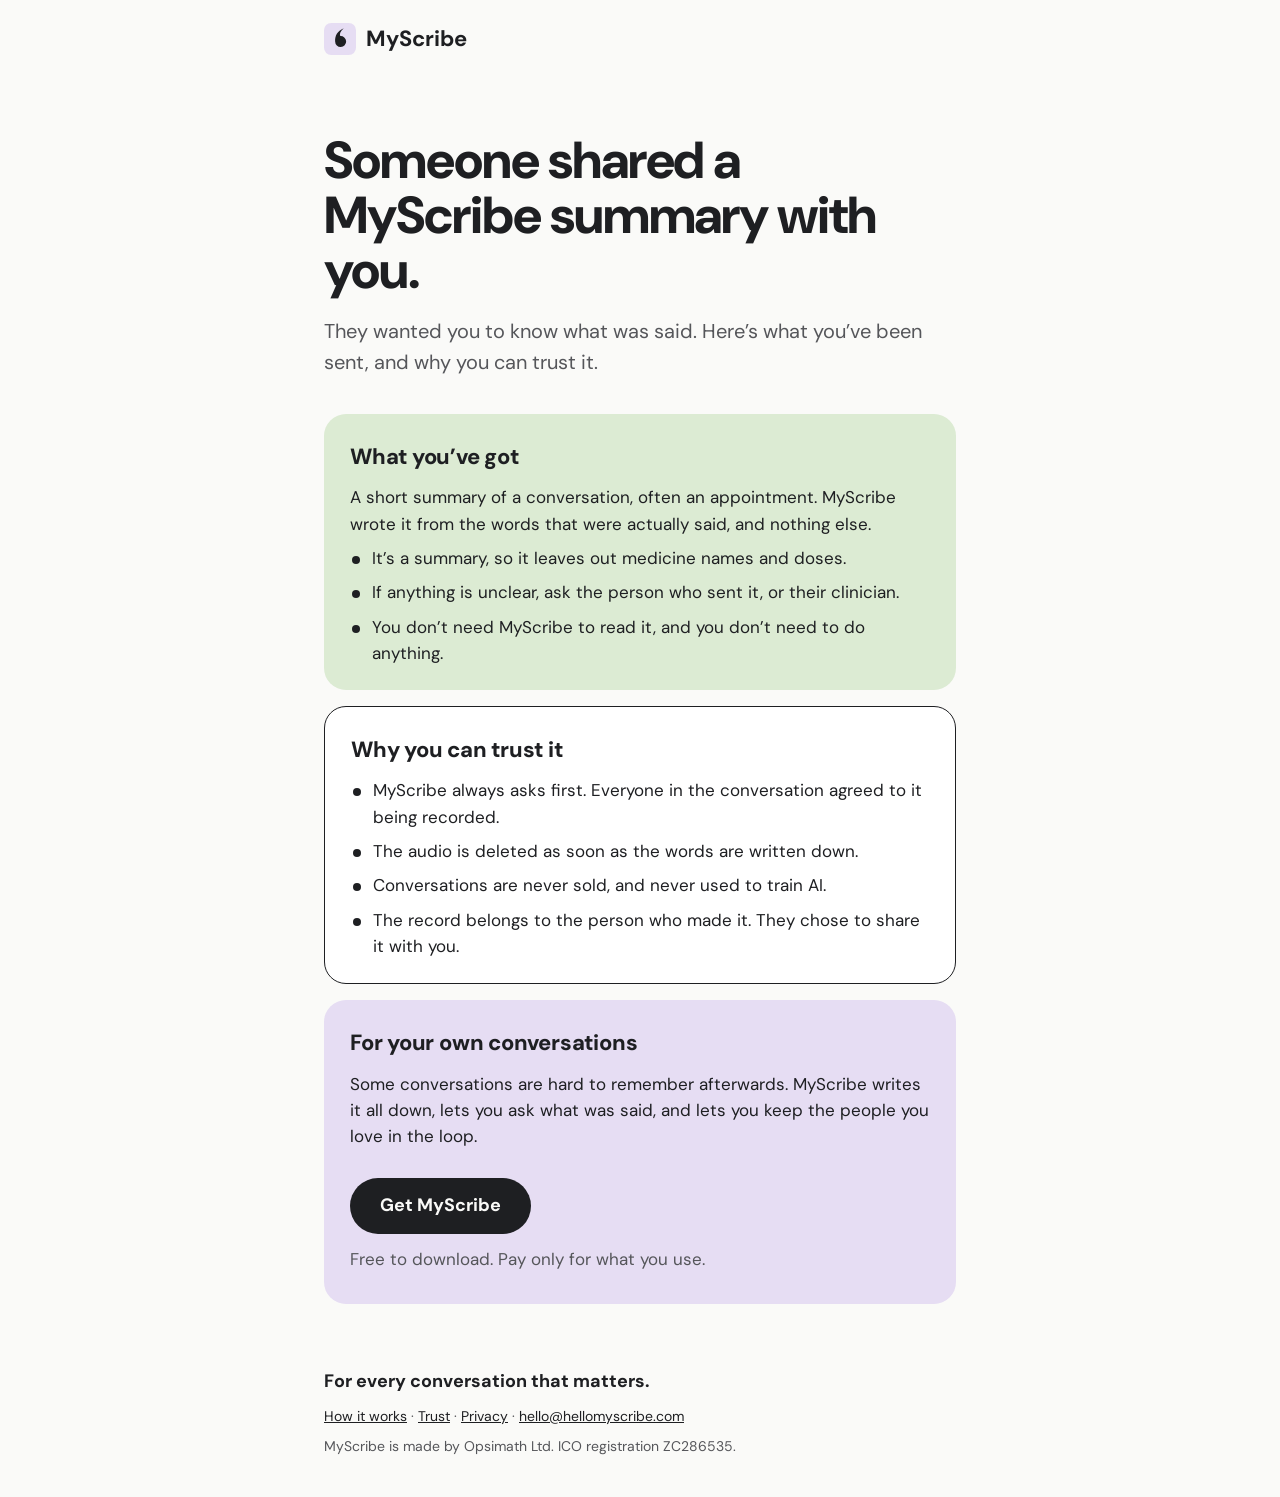
<file: shared.html>
<!DOCTYPE html>
<html lang="en-GB">
<head>
<meta charset="utf-8">
<meta name="viewport" content="width=device-width, initial-scale=1">
<title>Someone shared a MyScribe summary with you</title>
<meta name="description" content="Someone wanted you to know what was said. Here is what MyScribe is, and why you can trust what you read.">
<link rel="icon" href="/favicon.svg" type="image/svg+xml">
<link rel="apple-touch-icon" href="/apple-touch-icon.png">
<link rel="preconnect" href="https://fonts.googleapis.com"><link rel="preconnect" href="https://fonts.gstatic.com" crossorigin>
<link href="https://fonts.googleapis.com/css2?family=DM+Sans:wght@400;500;700;800&display=swap" rel="stylesheet">
<style>
  :root { --charcoal:#1E1F22; --off-white:#FAFAF8; --sage:#DCEBD3; --mist:#D6E6EE; --lilac:#E6DDF3; --butter:#F6EBB5; --grey:#55565A; }
  * { box-sizing:border-box; margin:0; padding:0; }
  body { font-family:"DM Sans",sans-serif; background:var(--off-white); color:var(--charcoal); line-height:1.55; -webkit-font-smoothing:antialiased; }
  a { color:var(--charcoal); }
  .wrap { max-width:680px; margin:0 auto; padding:0 24px; }
  header { padding:22px 0; }
  .wordmark { display:inline-flex; align-items:center; gap:10px; font-weight:700; font-size:22px; text-decoration:none; }
  .logo-mark { width:32px; height:32px; }
  .hero { padding:48px 0 36px; }
  .hero h1 { font-size:clamp(34px,7vw,52px); font-weight:800; letter-spacing:-0.02em; line-height:1.06; }
  .hero p { font-size:20px; color:var(--grey); margin-top:18px; max-width:30em; }
  .card { border-radius:22px; padding:26px 26px 24px; margin-bottom:16px; }
  .card h2 { font-size:22px; font-weight:800; letter-spacing:-0.01em; margin-bottom:10px; }
  .card p, .card li { font-size:17px; }
  .card ul { list-style:none; }
  .card li { padding-left:22px; position:relative; margin-top:8px; }
  .card li::before { content:""; position:absolute; left:2px; top:11px; width:8px; height:8px; border-radius:4px; background:var(--charcoal); }
  .sage { background:var(--sage); } .lilac { background:var(--lilac); }
  .plain { border:1.5px solid var(--charcoal); background:#fff; }
  .cta { text-align:left; padding:28px 0 8px; }
  .btn { display:inline-flex; align-items:center; justify-content:center; height:56px; padding:0 30px; border-radius:28px; background:var(--charcoal); color:var(--off-white); font-weight:700; font-size:18px; text-decoration:none; }
  .small { font-size:14px; color:var(--grey); margin-top:12px; }
  footer { padding:48px 0 40px; font-size:14px; color:var(--grey); }
  footer .tag { font-size:18px; font-weight:700; color:var(--charcoal); margin-bottom:10px; }
  @media (max-width:520px) { .hero p { font-size:18px; } .card { padding:22px 20px; } }
</style>
</head>
<body>
<div class="wrap">
  <header><a class="wordmark" href="/"><svg class="logo-mark" viewBox="0 0 100 100" aria-hidden="true" focusable="false"><rect width="100" height="100" rx="22.37" fill="#E6DDF3"/><path transform="translate(52 58) scale(2.15)" d="M-8 0C-8.4-8.5-5-15.5 4.5-19.5C-0.5-15-1.8-11.5-0.6-8A8 8 0 1 1-8 0Z" fill="#1E1F22"/></svg>MyScribe</a></header>

  <section class="hero">
    <h1>Someone shared a MyScribe summary with you.</h1>
    <p>They wanted you to know what was said. Here&#8217;s what you&#8217;ve been sent, and why you can trust it.</p>
  </section>

  <section class="card sage">
    <h2>What you&#8217;ve got</h2>
    <p>A short summary of a conversation, often an appointment. MyScribe wrote it from the words that were actually said, and nothing else.</p>
    <ul>
      <li>It&#8217;s a summary, so it leaves out medicine names and doses.</li>
      <li>If anything is unclear, ask the person who sent it, or their clinician.</li>
      <li>You don&#8217;t need MyScribe to read it, and you don&#8217;t need to do anything.</li>
    </ul>
  </section>

  <section class="card plain">
    <h2>Why you can trust it</h2>
    <ul>
      <li>MyScribe always asks first. Everyone in the conversation agreed to it being recorded.</li>
      <li>The audio is deleted as soon as the words are written down.</li>
      <li>Conversations are never sold, and never used to train AI.</li>
      <li>The record belongs to the person who made it. They chose to share it with you.</li>
    </ul>
  </section>

  <section class="card lilac">
    <h2>For your own conversations</h2>
    <p>Some conversations are hard to remember afterwards. MyScribe writes it all down, lets you ask what was said, and lets you keep the people you love in the loop.</p>
    <div class="cta">
      <!-- Replace href with the App Store link at launch -->
      <a class="btn" href="/">Get MyScribe</a>
      <p class="small">Free to download. Pay only for what you use.</p>
    </div>
  </section>

  <footer>
    <div class="tag">For every conversation that matters.</div>
    <p><a href="/how-it-works">How it works</a> &middot; <a href="/trust">Trust</a> &middot; <a href="/privacy">Privacy</a> &middot; <a href="mailto:hello@hellomyscribe.com">hello@hellomyscribe.com</a></p>
    <p style="margin-top:8px">MyScribe is made by Opsimath Ltd. ICO registration ZC286535.</p>
  </footer>
</div>
</body>
</html>
</file>
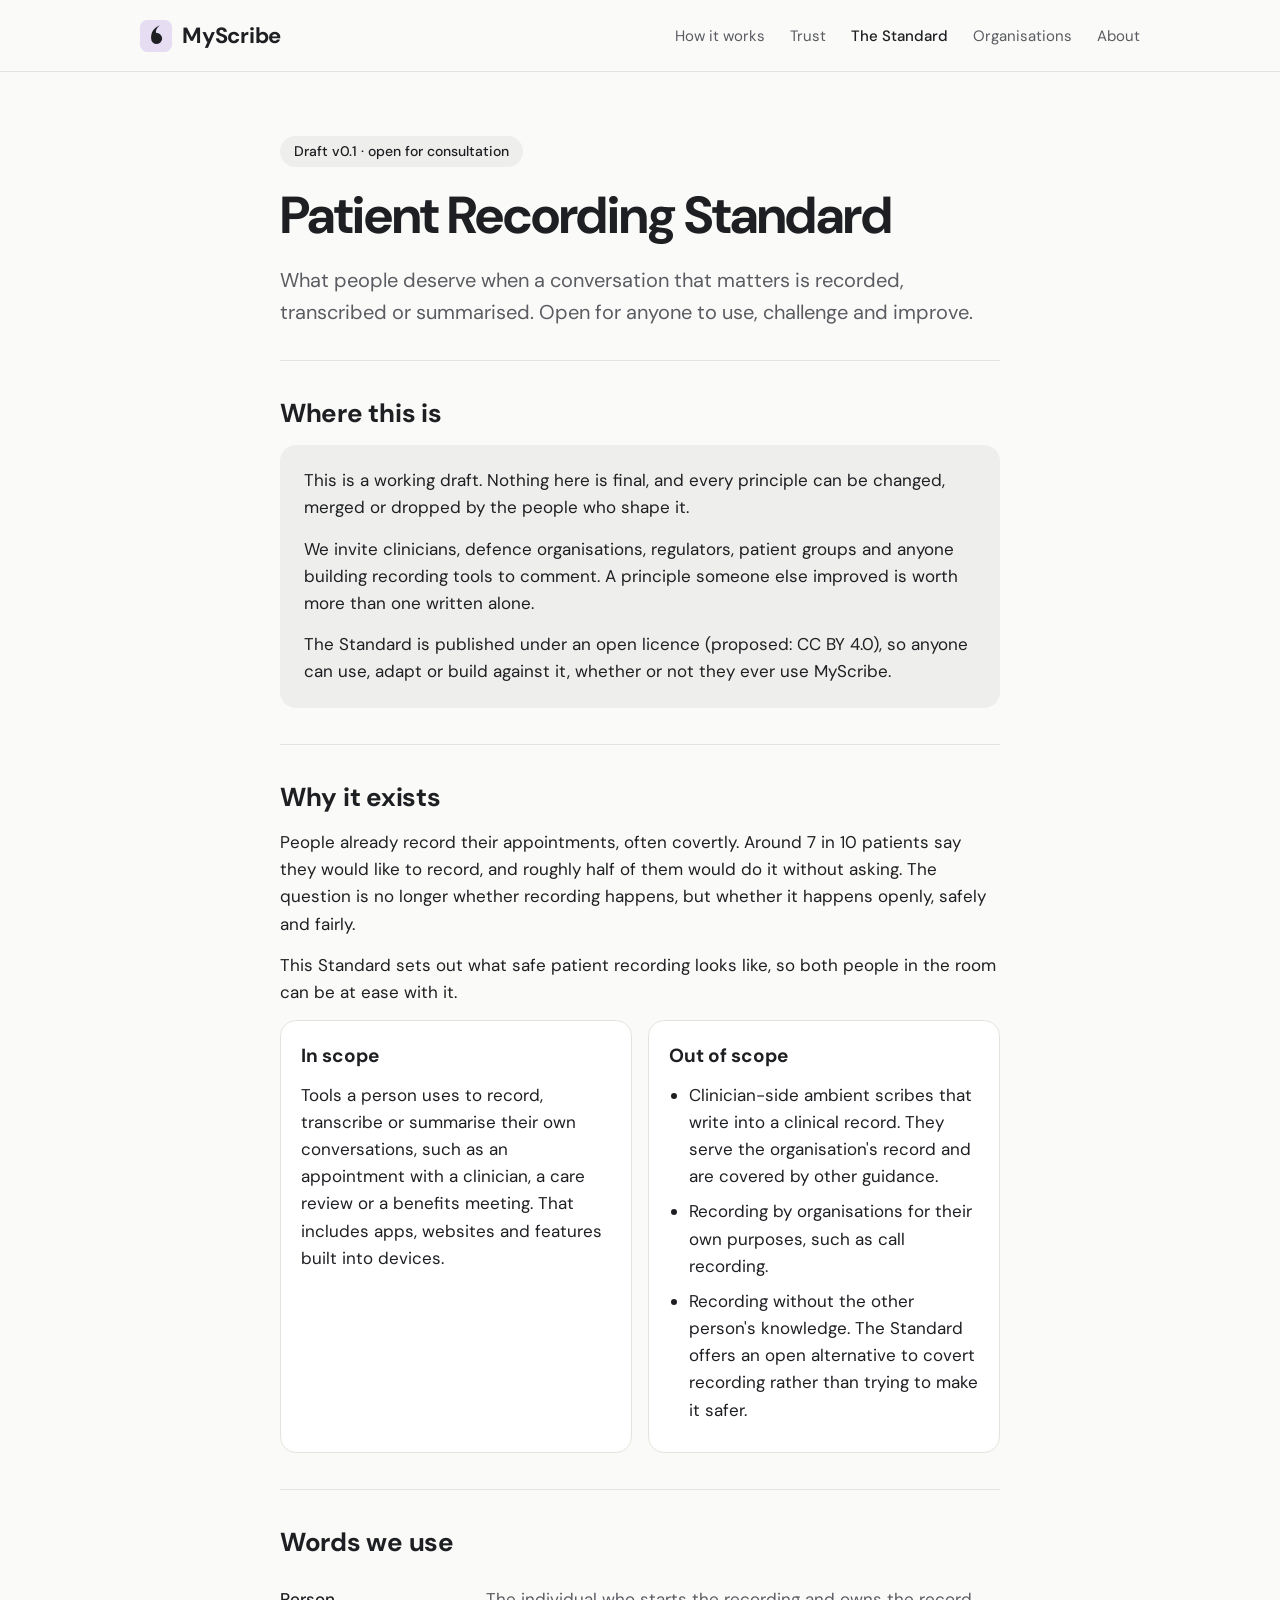
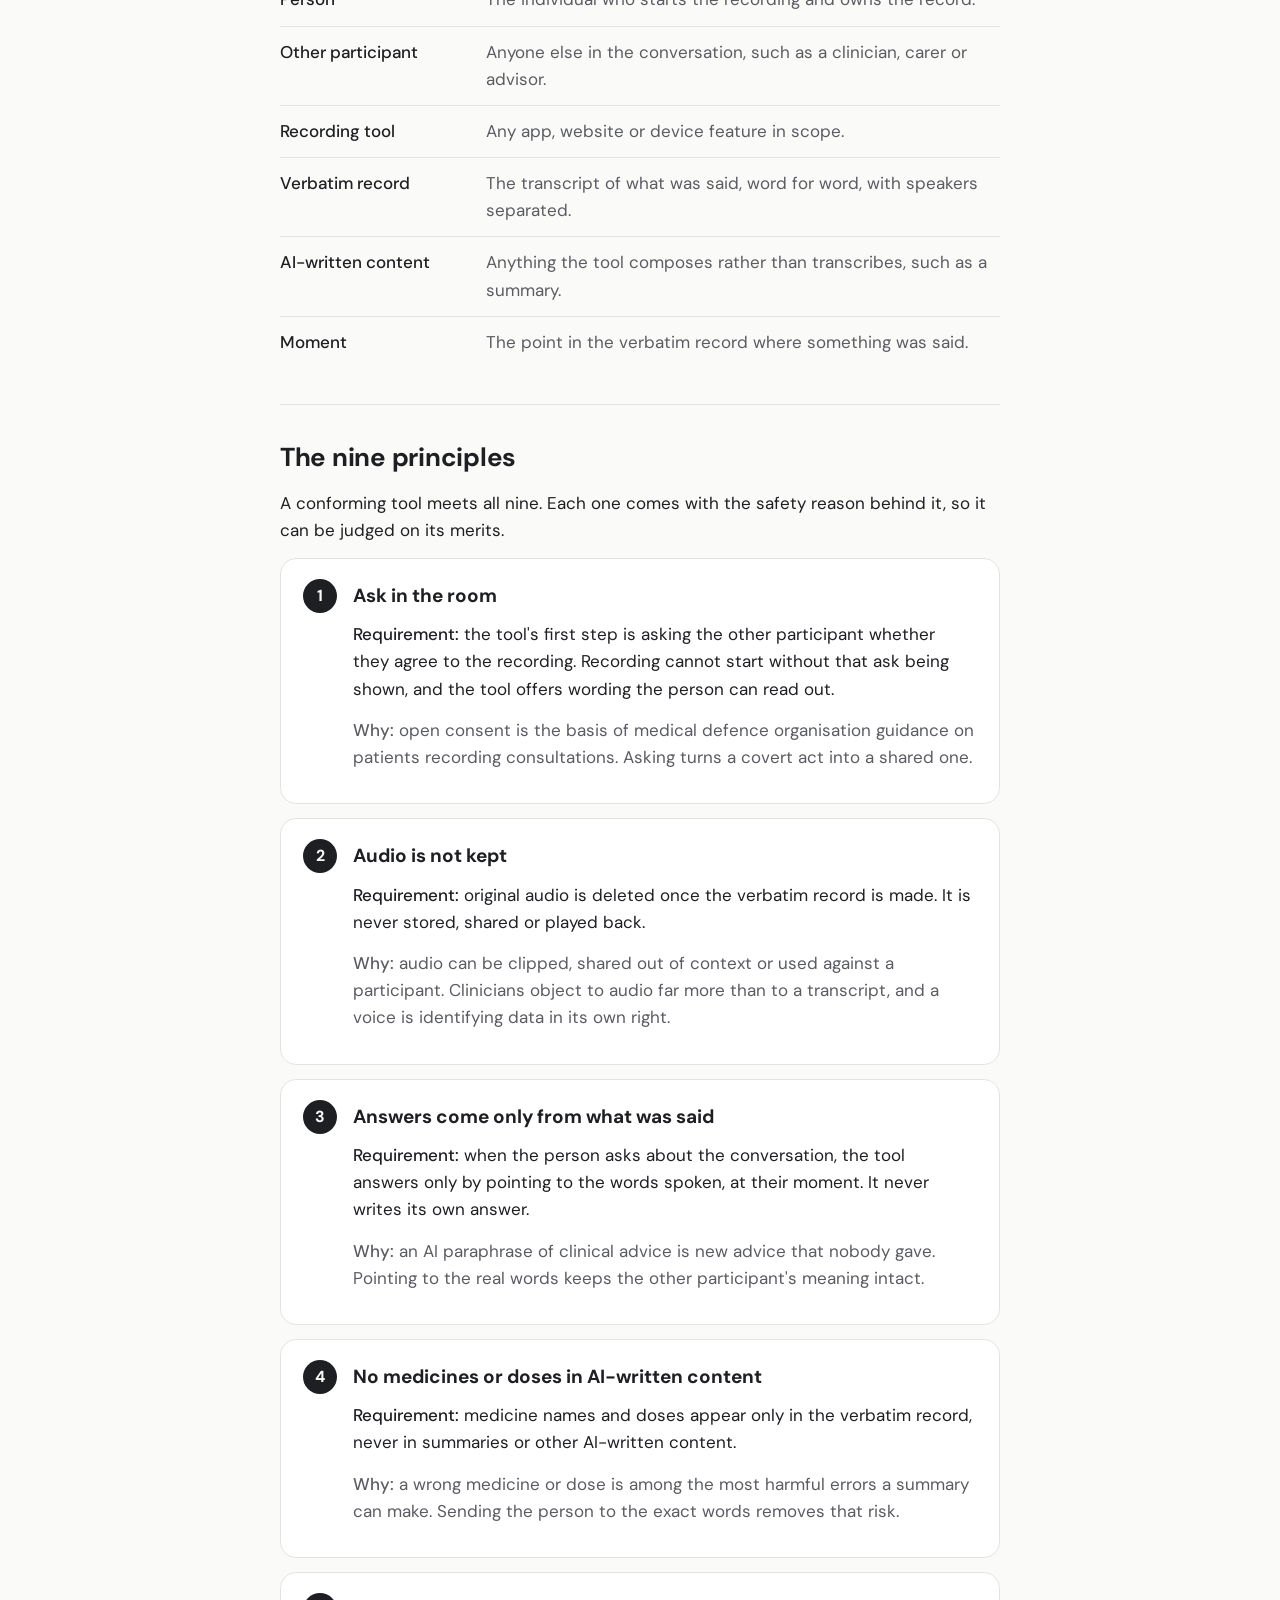
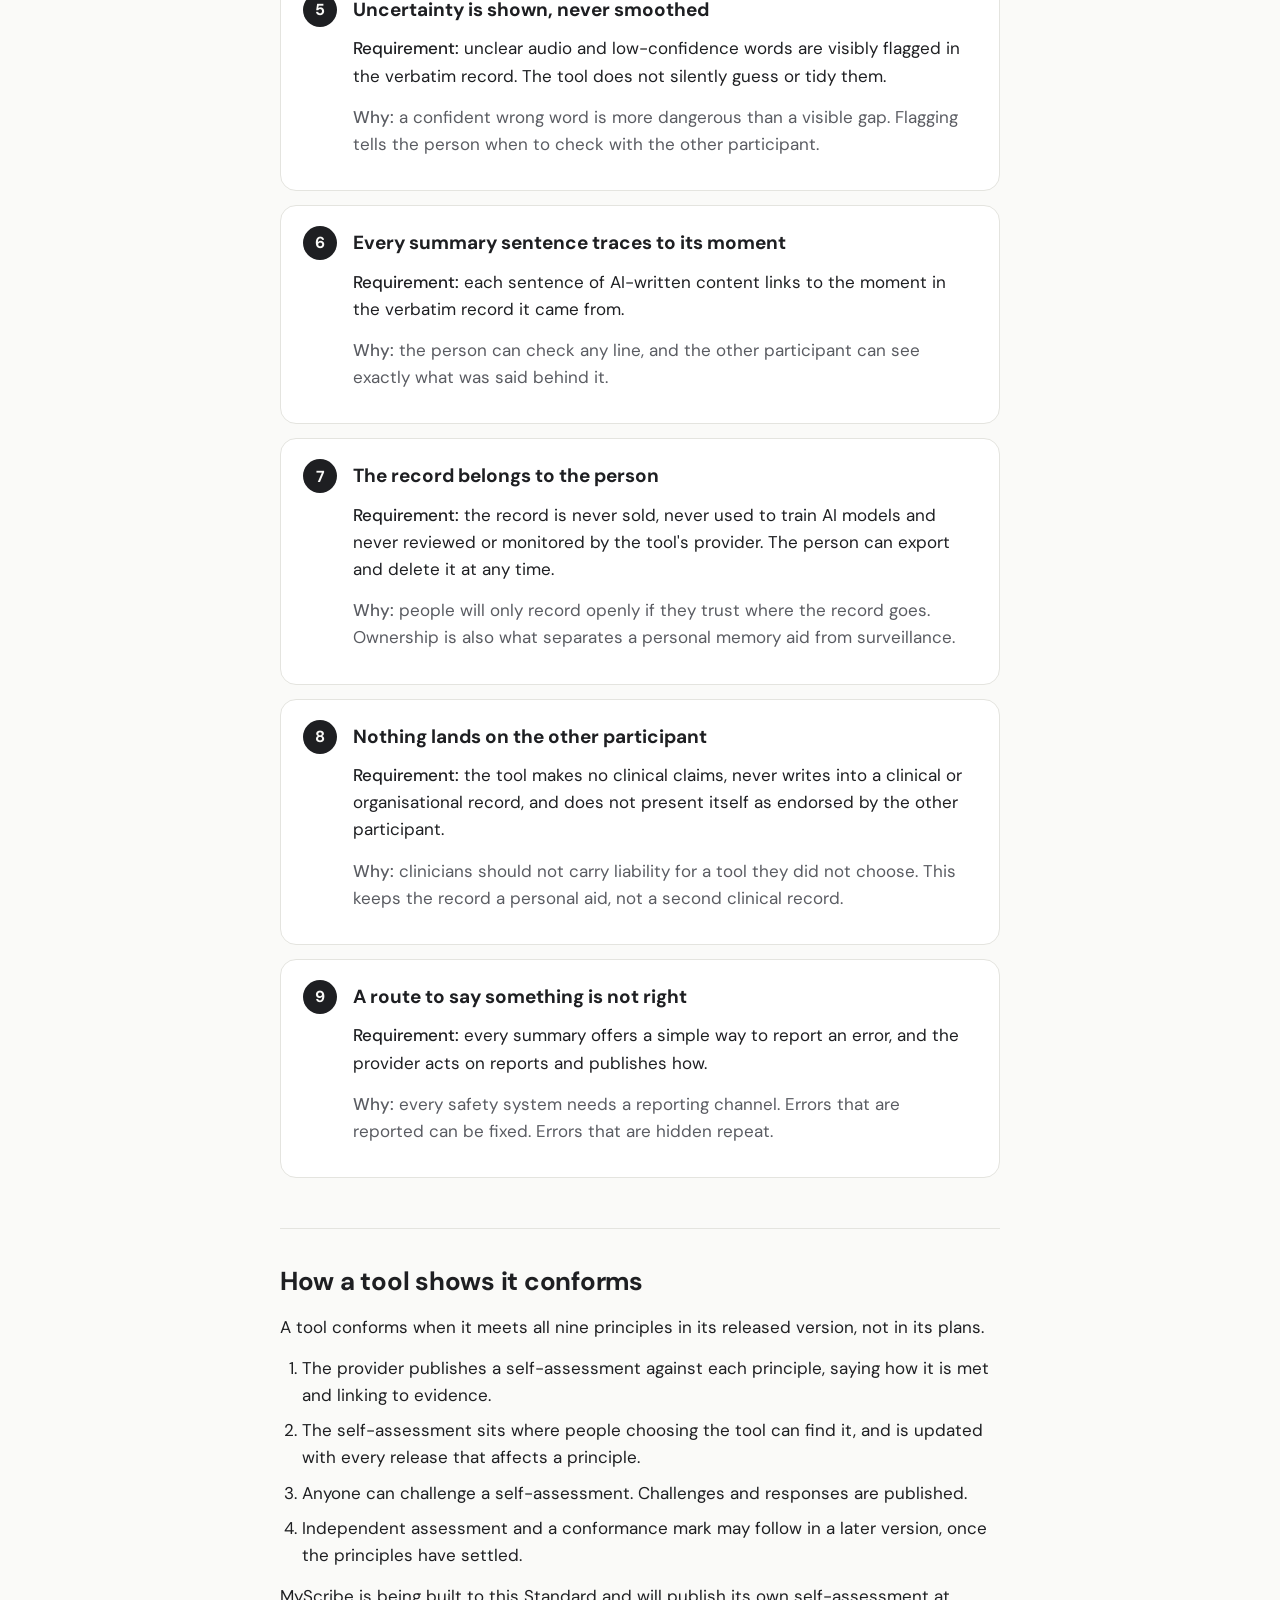
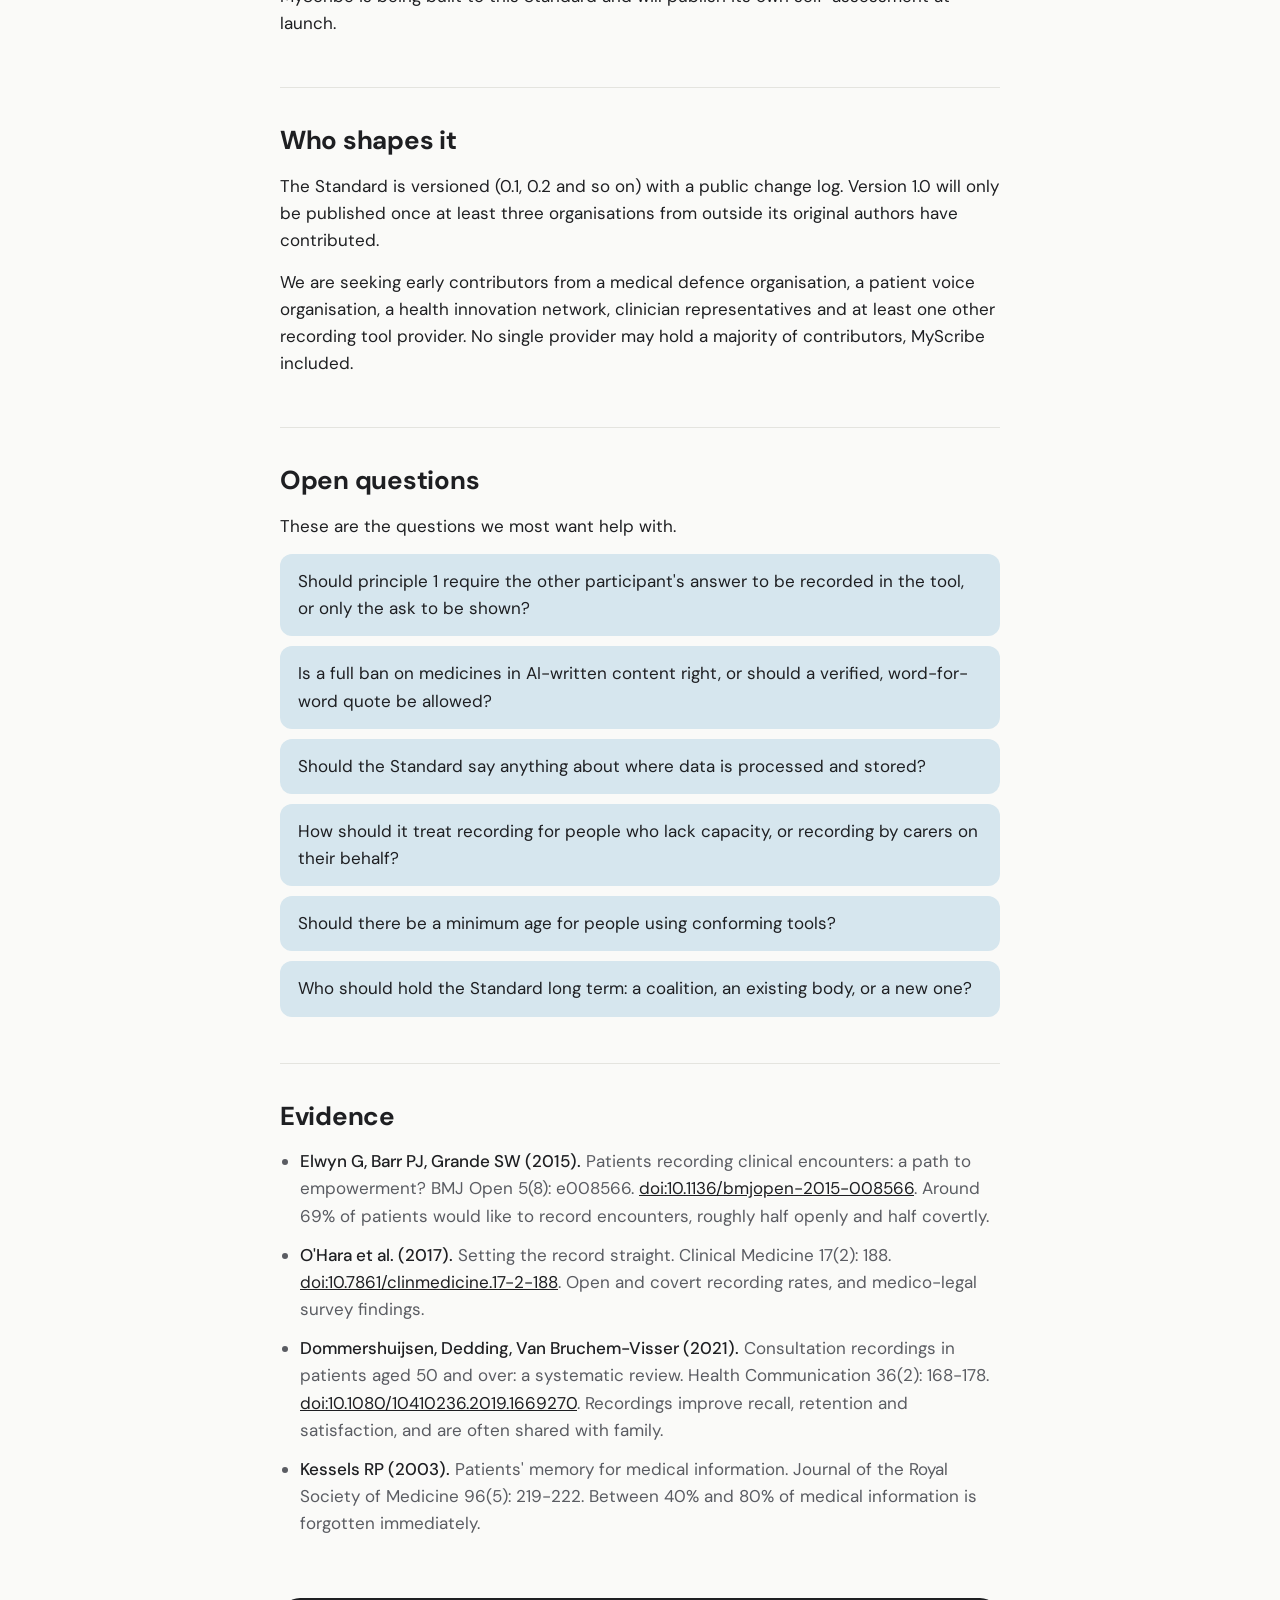
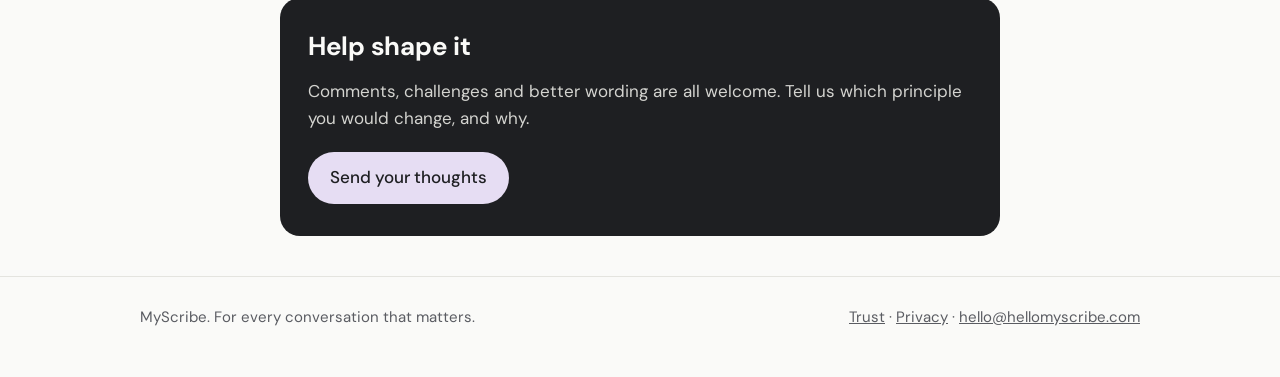
<file: standard.html>
<!doctype html>
<html lang="en-GB">
<head>
<meta charset="utf-8">
<meta name="viewport" content="width=device-width, initial-scale=1">
<meta name="robots" content="noindex, nofollow">
<title>Patient Recording Standard | MyScribe</title>
<meta name="description" content="An open, draft standard for safe patient recording. What people deserve when a conversation that matters is recorded, transcribed or summarised.">
<link rel="icon" href="/favicon.svg" type="image/svg+xml">
<link rel="apple-touch-icon" href="/apple-touch-icon.png">
<link rel="preconnect" href="https://fonts.googleapis.com">
<link rel="preconnect" href="https://fonts.gstatic.com" crossorigin>
<link href="https://fonts.googleapis.com/css2?family=DM+Sans:opsz,wght@9..40,400;9..40,500;9..40,700&display=swap" rel="stylesheet">
<style>
  :root {
    --charcoal: #1E1F22;
    --muted: #5A5C62;
    --line: #E4E4DF;
    --paper: #FAFAF8;
    --white: #FFFFFF;
    --coral: #F6D9CF;
    --sage: #DCEBD3;
    --mist: #D6E6EE;
    --lilac: #E6DDF3;
    --butter: #F6EBB5;
  }
  * { box-sizing: border-box; }
  html { -webkit-text-size-adjust: 100%; }
  body {
    margin: 0;
    background: var(--paper);
    color: var(--charcoal);
    font-family: "DM Sans", system-ui, sans-serif;
    font-size: 17px;
    line-height: 1.6;
  }
  a { color: var(--charcoal); }
  .wrap { max-width: 760px; margin: 0 auto; padding: 0 20px; }

  header.site {
    border-bottom: 1px solid var(--line);
    background: var(--paper);
  }
  header.site .wrap {
    max-width: 1040px;
    display: flex; align-items: center; justify-content: space-between;
    gap: 16px; padding-top: 18px; padding-bottom: 18px; flex-wrap: wrap;
  }
  .wordmark { font-weight: 700; font-size: 22px; text-decoration: none; letter-spacing: -0.01em; display: inline-flex; align-items: center; gap: 10px; }
  .logo-mark { width: 32px; height: 32px; display: block; flex: none; }
  nav.site a {
    text-decoration: none; font-size: 15px; margin-left: 20px; color: var(--muted);
  }
  nav.site a:hover, nav.site a[aria-current="page"] { color: var(--charcoal); }
  nav.site a[aria-current="page"] { font-weight: 500; }

  .hero { padding: 64px 0 32px; }
  .tag {
    display: inline-block; background: #EEEEEC; border-radius: 999px;
    padding: 4px 14px; font-size: 14px; font-weight: 500; margin-bottom: 20px;
  }
  h1 { font-size: clamp(34px, 6vw, 52px); line-height: 1.1; margin: 0 0 20px; letter-spacing: -0.02em; }
  .lede { font-size: 20px; color: var(--muted); margin: 0; }

  section { padding: 36px 0; border-top: 1px solid var(--line); }
  h2 { font-size: 26px; line-height: 1.25; margin: 0 0 16px; letter-spacing: -0.01em; }
  h3 { font-size: 19px; margin: 0 0 10px; }
  p { margin: 0 0 14px; }

  .draft-box {
    background: #EEEEEC; border-radius: 16px; padding: 22px 24px; margin: 8px 0 0;
  }
  .draft-box p:last-child { margin-bottom: 0; }

  .scope { display: grid; grid-template-columns: 1fr 1fr; gap: 16px; margin-top: 8px; }
  .scope div { background: var(--white); border: 1px solid var(--line); border-radius: 16px; padding: 20px; }
  .scope ul { margin: 0; padding-left: 20px; }
  .scope li { margin-bottom: 8px; }

  dl.defs { margin: 0; }
  dl.defs div { display: grid; grid-template-columns: 190px 1fr; gap: 16px; padding: 12px 0; border-bottom: 1px solid var(--line); }
  dl.defs div:last-child { border-bottom: 0; }
  dt { font-weight: 500; }
  dd { margin: 0; color: var(--muted); }

  ol.principles { list-style: none; padding: 0; margin: 8px 0 0; counter-reset: p; }
  ol.principles li {
    counter-increment: p;
    background: var(--white); border: 1px solid var(--line); border-radius: 16px;
    padding: 22px 24px 18px 72px; margin-bottom: 14px; position: relative;
  }
  ol.principles li::before {
    content: counter(p);
    position: absolute; left: 22px; top: 20px;
    width: 34px; height: 34px; border-radius: 50%;
    background: var(--charcoal); color: var(--paper);
    display: flex; align-items: center; justify-content: center;
    font-weight: 700; font-size: 16px;
  }
  .label { font-weight: 500; }
  .why { color: var(--muted); }

  ol.steps { padding-left: 22px; margin: 0 0 14px; }
  ol.steps li { margin-bottom: 8px; }

  ul.refs { padding-left: 20px; margin: 0; }
  ul.refs li { margin-bottom: 12px; color: var(--muted); }
  ul.refs li strong { color: var(--charcoal); font-weight: 500; }

  ul.questions { list-style: none; padding: 0; margin: 0; }
  ul.questions li {
    background: var(--mist); border-radius: 12px; padding: 14px 18px; margin-bottom: 10px;
  }

  .cta {
    background: var(--charcoal); color: var(--paper); border-radius: 20px;
    padding: 32px 28px; margin: 12px 0 8px;
  }
  .cta h2 { color: var(--paper); }
  .cta p { color: #D4D4D0; }
  .button {
    display: inline-block; background: var(--lilac); color: var(--charcoal);
    text-decoration: none; font-weight: 500; border-radius: 999px; padding: 12px 22px; margin-top: 6px;
  }

  footer.site { border-top: 1px solid var(--line); padding: 28px 0 48px; margin-top: 40px; color: var(--muted); font-size: 15px; }
  footer.site .wrap { max-width: 1040px; display: flex; justify-content: space-between; gap: 16px; flex-wrap: wrap; }
  footer.site a { color: var(--muted); }

  @media (max-width: 640px) {
    body { font-size: 16px; }
    nav.site a { margin-left: 0; margin-right: 16px; }
    .hero { padding-top: 40px; }
    .scope { grid-template-columns: 1fr; }
    dl.defs div { grid-template-columns: 1fr; gap: 2px; }
    ol.principles li { padding: 70px 20px 16px 20px; }
    ol.principles li::before { left: 20px; top: 20px; }
  }
</style>
</head>
<body>

<header class="site">
  <div class="wrap">
    <a class="wordmark" href="/"><svg class="logo-mark" viewBox="0 0 100 100" aria-hidden="true" focusable="false"><rect width="100" height="100" rx="22.37" fill="#E6DDF3"/><path transform="translate(52 58) scale(2.15)" d="M-8 0C-8.4-8.5-5-15.5 4.5-19.5C-0.5-15-1.8-11.5-0.6-8A8 8 0 1 1-8 0Z" fill="#1E1F22"/></svg>MyScribe</a>
    <nav class="site" aria-label="Main">
      <a href="/how-it-works">How it works</a>
      <a href="/trust">Trust</a>
      <a href="/standard" aria-current="page">The Standard</a>
      <a href="/organisations">Organisations</a>
      <a href="/about">About</a>
    </nav>
  </div>
</header>

<main>
  <div class="wrap">

    <div class="hero">
      <span class="tag">Draft v0.1 · open for consultation</span>
      <h1>Patient Recording Standard</h1>
      <p class="lede">What people deserve when a conversation that matters is recorded, transcribed or summarised. Open for anyone to use, challenge and improve.</p>
    </div>

    <section aria-labelledby="status">
      <h2 id="status">Where this is</h2>
      <div class="draft-box">
        <p>This is a working draft. Nothing here is final, and every principle can be changed, merged or dropped by the people who shape it.</p>
        <p>We invite clinicians, defence organisations, regulators, patient groups and anyone building recording tools to comment. A principle someone else improved is worth more than one written alone.</p>
        <p>The Standard is published under an open licence (proposed: CC BY 4.0), so anyone can use, adapt or build against it, whether or not they ever use MyScribe.</p>
      </div>
    </section>

    <section aria-labelledby="purpose">
      <h2 id="purpose">Why it exists</h2>
      <p>People already record their appointments, often covertly. Around 7 in 10 patients say they would like to record, and roughly half of them would do it without asking. The question is no longer whether recording happens, but whether it happens openly, safely and fairly.</p>
      <p>This Standard sets out what safe patient recording looks like, so both people in the room can be at ease with it.</p>
      <div class="scope">
        <div>
          <h3>In scope</h3>
          <p>Tools a person uses to record, transcribe or summarise their own conversations, such as an appointment with a clinician, a care review or a benefits meeting. That includes apps, websites and features built into devices.</p>
        </div>
        <div>
          <h3>Out of scope</h3>
          <ul>
            <li>Clinician-side ambient scribes that write into a clinical record. They serve the organisation's record and are covered by other guidance.</li>
            <li>Recording by organisations for their own purposes, such as call recording.</li>
            <li>Recording without the other person's knowledge. The Standard offers an open alternative to covert recording rather than trying to make it safer.</li>
          </ul>
        </div>
      </div>
    </section>

    <section aria-labelledby="definitions">
      <h2 id="definitions">Words we use</h2>
      <dl class="defs">
        <div><dt>Person</dt><dd>The individual who starts the recording and owns the record.</dd></div>
        <div><dt>Other participant</dt><dd>Anyone else in the conversation, such as a clinician, carer or advisor.</dd></div>
        <div><dt>Recording tool</dt><dd>Any app, website or device feature in scope.</dd></div>
        <div><dt>Verbatim record</dt><dd>The transcript of what was said, word for word, with speakers separated.</dd></div>
        <div><dt>AI-written content</dt><dd>Anything the tool composes rather than transcribes, such as a summary.</dd></div>
        <div><dt>Moment</dt><dd>The point in the verbatim record where something was said.</dd></div>
      </dl>
    </section>

    <section aria-labelledby="principles">
      <h2 id="principles">The nine principles</h2>
      <p>A conforming tool meets all nine. Each one comes with the safety reason behind it, so it can be judged on its merits.</p>
      <ol class="principles">
        <li>
          <h3>Ask in the room</h3>
          <p><span class="label">Requirement:</span> the tool's first step is asking the other participant whether they agree to the recording. Recording cannot start without that ask being shown, and the tool offers wording the person can read out.</p>
          <p class="why"><span class="label">Why:</span> open consent is the basis of medical defence organisation guidance on patients recording consultations. Asking turns a covert act into a shared one.</p>
        </li>
        <li>
          <h3>Audio is not kept</h3>
          <p><span class="label">Requirement:</span> original audio is deleted once the verbatim record is made. It is never stored, shared or played back.</p>
          <p class="why"><span class="label">Why:</span> audio can be clipped, shared out of context or used against a participant. Clinicians object to audio far more than to a transcript, and a voice is identifying data in its own right.</p>
        </li>
        <li>
          <h3>Answers come only from what was said</h3>
          <p><span class="label">Requirement:</span> when the person asks about the conversation, the tool answers only by pointing to the words spoken, at their moment. It never writes its own answer.</p>
          <p class="why"><span class="label">Why:</span> an AI paraphrase of clinical advice is new advice that nobody gave. Pointing to the real words keeps the other participant's meaning intact.</p>
        </li>
        <li>
          <h3>No medicines or doses in AI-written content</h3>
          <p><span class="label">Requirement:</span> medicine names and doses appear only in the verbatim record, never in summaries or other AI-written content.</p>
          <p class="why"><span class="label">Why:</span> a wrong medicine or dose is among the most harmful errors a summary can make. Sending the person to the exact words removes that risk.</p>
        </li>
        <li>
          <h3>Uncertainty is shown, never smoothed</h3>
          <p><span class="label">Requirement:</span> unclear audio and low-confidence words are visibly flagged in the verbatim record. The tool does not silently guess or tidy them.</p>
          <p class="why"><span class="label">Why:</span> a confident wrong word is more dangerous than a visible gap. Flagging tells the person when to check with the other participant.</p>
        </li>
        <li>
          <h3>Every summary sentence traces to its moment</h3>
          <p><span class="label">Requirement:</span> each sentence of AI-written content links to the moment in the verbatim record it came from.</p>
          <p class="why"><span class="label">Why:</span> the person can check any line, and the other participant can see exactly what was said behind it.</p>
        </li>
        <li>
          <h3>The record belongs to the person</h3>
          <p><span class="label">Requirement:</span> the record is never sold, never used to train AI models and never reviewed or monitored by the tool's provider. The person can export and delete it at any time.</p>
          <p class="why"><span class="label">Why:</span> people will only record openly if they trust where the record goes. Ownership is also what separates a personal memory aid from surveillance.</p>
        </li>
        <li>
          <h3>Nothing lands on the other participant</h3>
          <p><span class="label">Requirement:</span> the tool makes no clinical claims, never writes into a clinical or organisational record, and does not present itself as endorsed by the other participant.</p>
          <p class="why"><span class="label">Why:</span> clinicians should not carry liability for a tool they did not choose. This keeps the record a personal aid, not a second clinical record.</p>
        </li>
        <li>
          <h3>A route to say something is not right</h3>
          <p><span class="label">Requirement:</span> every summary offers a simple way to report an error, and the provider acts on reports and publishes how.</p>
          <p class="why"><span class="label">Why:</span> every safety system needs a reporting channel. Errors that are reported can be fixed. Errors that are hidden repeat.</p>
        </li>
      </ol>
    </section>

    <section aria-labelledby="conformance">
      <h2 id="conformance">How a tool shows it conforms</h2>
      <p>A tool conforms when it meets all nine principles in its released version, not in its plans.</p>
      <ol class="steps">
        <li>The provider publishes a self-assessment against each principle, saying how it is met and linking to evidence.</li>
        <li>The self-assessment sits where people choosing the tool can find it, and is updated with every release that affects a principle.</li>
        <li>Anyone can challenge a self-assessment. Challenges and responses are published.</li>
        <li>Independent assessment and a conformance mark may follow in a later version, once the principles have settled.</li>
      </ol>
      <p>MyScribe is being built to this Standard and will publish its own self-assessment at launch.</p>
    </section>

    <section aria-labelledby="governance">
      <h2 id="governance">Who shapes it</h2>
      <p>The Standard is versioned (0.1, 0.2 and so on) with a public change log. Version 1.0 will only be published once at least three organisations from outside its original authors have contributed.</p>
      <p>We are seeking early contributors from a medical defence organisation, a patient voice organisation, a health innovation network, clinician representatives and at least one other recording tool provider. No single provider may hold a majority of contributors, MyScribe included.</p>
    </section>

    <section aria-labelledby="questions">
      <h2 id="questions">Open questions</h2>
      <p>These are the questions we most want help with.</p>
      <ul class="questions">
        <li>Should principle 1 require the other participant's answer to be recorded in the tool, or only the ask to be shown?</li>
        <li>Is a full ban on medicines in AI-written content right, or should a verified, word-for-word quote be allowed?</li>
        <li>Should the Standard say anything about where data is processed and stored?</li>
        <li>How should it treat recording for people who lack capacity, or recording by carers on their behalf?</li>
        <li>Should there be a minimum age for people using conforming tools?</li>
        <li>Who should hold the Standard long term: a coalition, an existing body, or a new one?</li>
      </ul>
    </section>

    <section aria-labelledby="evidence">
      <h2 id="evidence">Evidence</h2>
      <ul class="refs">
        <li><strong>Elwyn G, Barr PJ, Grande SW (2015).</strong> Patients recording clinical encounters: a path to empowerment? BMJ Open 5(8): e008566. <a href="https://doi.org/10.1136/bmjopen-2015-008566">doi:10.1136/bmjopen-2015-008566</a>. Around 69% of patients would like to record encounters, roughly half openly and half covertly.</li>
        <li><strong>O'Hara et al. (2017).</strong> Setting the record straight. Clinical Medicine 17(2): 188. <a href="https://doi.org/10.7861/clinmedicine.17-2-188">doi:10.7861/clinmedicine.17-2-188</a>. Open and covert recording rates, and medico-legal survey findings.</li>
        <li><strong>Dommershuijsen, Dedding, Van Bruchem-Visser (2021).</strong> Consultation recordings in patients aged 50 and over: a systematic review. Health Communication 36(2): 168-178. <a href="https://doi.org/10.1080/10410236.2019.1669270">doi:10.1080/10410236.2019.1669270</a>. Recordings improve recall, retention and satisfaction, and are often shared with family.</li>
        <li><strong>Kessels RP (2003).</strong> Patients' memory for medical information. Journal of the Royal Society of Medicine 96(5): 219-222. Between 40% and 80% of medical information is forgotten immediately.</li>
      </ul>
    </section>

    <div class="cta">
      <h2>Help shape it</h2>
      <p>Comments, challenges and better wording are all welcome. Tell us which principle you would change, and why.</p>
      <a class="button" href="mailto:hello@hellomyscribe.com?subject=Patient%20Recording%20Standard%20v0.1">Send your thoughts</a>
    </div>

  </div>
</main>

<footer class="site">
  <div class="wrap">
    <span>MyScribe. For every conversation that matters.</span>
    <span><a href="/trust">Trust</a> · <a href="/privacy">Privacy</a> · <a href="mailto:hello@hellomyscribe.com">hello@hellomyscribe.com</a></span>
  </div>
</footer>

</body>
</html>
</file>
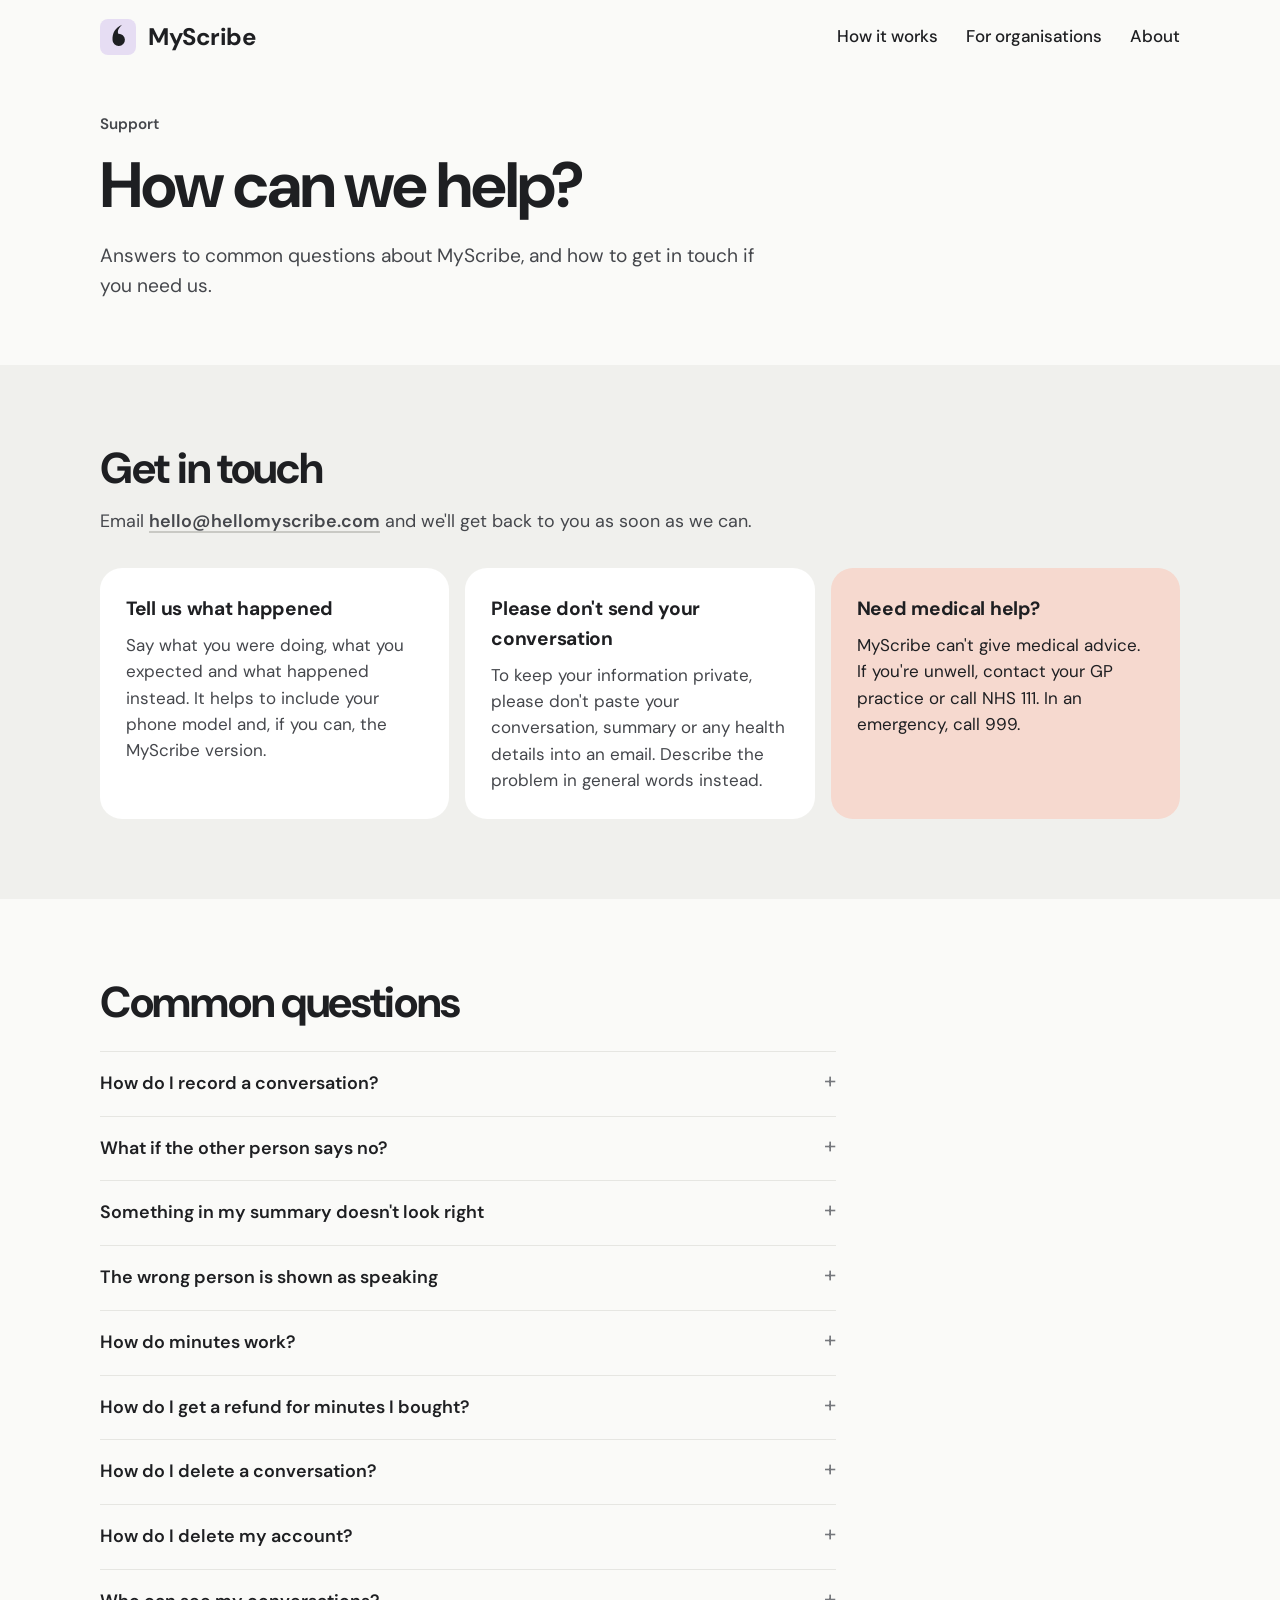
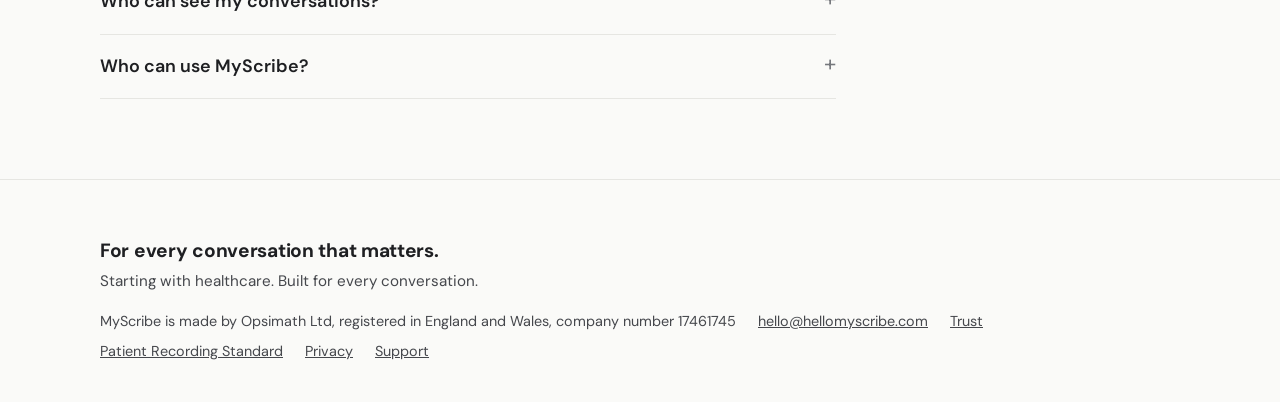
<file: support.html>
<!doctype html>
<html lang="en-GB">
<head>
<meta charset="utf-8">
<meta name="viewport" content="width=device-width, initial-scale=1">
<title>Support | MyScribe</title>
<meta name="description" content="Get help with MyScribe: how to contact us, and answers to common questions about recording, summaries, minutes and your account.">
<meta property="og:title" content="Trust | MyScribe">
<meta property="og:description" content="Get help with MyScribe: how to contact us, and answers to common questions about recording, summaries, minutes and your account.">
<meta property="og:type" content="website">
<meta name="theme-color" content="#1E1F22">
<link rel="icon" href="/favicon.svg" type="image/svg+xml">
<link rel="apple-touch-icon" href="/apple-touch-icon.png">
<link rel="preconnect" href="https://fonts.googleapis.com">
<link rel="preconnect" href="https://fonts.gstatic.com" crossorigin>
<link rel="stylesheet" href="https://fonts.googleapis.com/css2?family=DM+Sans:ital,opsz,wght@0,9..40,400..900;1,9..40,400..900&display=swap">
<style>
/* MyScribe palette: charcoal and pastels (21 Oct 2026).
   coral = recording, sage = summary, mist = Ask Your Conversation,
   lilac = My conversations, butter = unclear or highlighted words. */
:root{
  --ink:#1E1F22; --ink-soft:#45474C; --muted:#76787D;
  --paper:#FAFAF8; --line:#E6E6E2; --neutral:#F0F0ED;
  --coral:#F6D9CF; --rec:#D9533F;
  --sage:#DCEBD3; --mist:#D6E6EE; --lilac:#E6DDF3; --butter:#F6EBB5;
  --font:"DM Sans","Helvetica Neue",Arial,sans-serif;
  --wrap:1120px; --gutter:20px;
}
*{box-sizing:border-box}
html{-webkit-text-size-adjust:100%}
body{margin:0;background:var(--paper);color:var(--ink);font-family:var(--font);font-size:17px;line-height:1.55;-webkit-font-smoothing:antialiased}
p{margin:0}
a{color:inherit}
svg{display:block}
.wrap{max-width:var(--wrap);margin:0 auto;padding:0 var(--gutter)}
.skip{position:absolute;left:-9999px}
.skip:focus{left:12px;top:12px;background:var(--ink);color:#fff;padding:8px 12px;border-radius:8px;z-index:10}
:focus-visible{outline:3px solid var(--ink);outline-offset:3px}
.soft{color:var(--ink-soft)}
.text-link,.soft a,td a{font-weight:600;text-decoration:underline;text-decoration-thickness:2px;text-underline-offset:4px;text-decoration-color:#C9C9C4}
.text-link:hover,.soft a:hover{text-decoration-color:var(--ink)}

/* Header (same as home) */
.site-header{padding:18px 0}
.site-header .wrap{display:flex;align-items:center;justify-content:space-between;gap:24px}
.logo{display:flex;align-items:center;gap:12px;font-weight:700;font-size:1.5rem;letter-spacing:-.02em;text-decoration:none}
.logo-mark{width:36px;height:36px}
.nav{display:flex;align-items:center;gap:28px}
.nav a{text-decoration:none;font-weight:500}
.nav a:hover{text-decoration:underline;text-underline-offset:4px;text-decoration-thickness:2px}
.menu{display:none;position:relative}
.menu summary{list-style:none;cursor:pointer;width:44px;height:44px;border-radius:12px;display:flex;align-items:center;justify-content:center}
.menu summary::-webkit-details-marker{display:none}
.menu summary span,.menu summary span::before,.menu summary span::after{display:block;width:22px;height:2px;background:var(--ink);border-radius:2px;position:relative;content:""}
.menu summary span::before{position:absolute;top:-7px}
.menu summary span::after{position:absolute;top:7px}
.menu[open] summary{background:var(--neutral)}
.menu-panel{position:absolute;right:0;top:52px;background:#fff;border:1px solid var(--line);border-radius:16px;padding:8px;min-width:220px;box-shadow:0 12px 30px rgba(0,0,0,.08);z-index:5}
.menu-panel a{display:block;padding:12px 14px;border-radius:10px;text-decoration:none;font-weight:500}
.menu-panel a:hover{background:var(--neutral)}
.menu-panel a[aria-current]{text-decoration:underline;text-underline-offset:4px}
@media (max-width:760px){.nav{display:none}.menu{display:block}}

/* Intro */
.intro{padding:40px 0 64px;max-width:46rem}
.kicker{font-size:.95rem;font-weight:600;color:var(--ink-soft);margin-bottom:16px}
.h1{font-size:clamp(2.4rem,5.8vw,4rem);line-height:1.04;letter-spacing:-.035em;font-weight:700;margin:0 0 22px;text-wrap:balance}
.lead{font-size:1.2rem;line-height:1.55;color:var(--ink-soft);max-width:52ch}
.updated{display:inline-flex;align-items:center;gap:8px;margin-top:22px;font-size:.92rem;color:var(--ink-soft);background:var(--neutral);border-radius:999px;padding:8px 16px}
.updated::before{content:"";width:8px;height:8px;border-radius:50%;background:var(--ink);flex:none}
.jump{list-style:none;margin:28px 0 0;padding:0;display:flex;flex-wrap:wrap;gap:8px 18px;font-size:.95rem}
.jump a{font-weight:600;text-decoration:underline;text-decoration-thickness:2px;text-underline-offset:4px;text-decoration-color:#C9C9C4}
@media (max-width:640px){.intro{padding:16px 0 48px}.lead{font-size:1.1rem}.updated{border-radius:16px}}

.section{padding:80px 0;scroll-margin-top:12px}
@media (max-width:640px){.section{padding:60px 0}}
.band{background:var(--neutral)}
.h2{font-size:clamp(1.9rem,4vw,2.7rem);line-height:1.1;letter-spacing:-.03em;font-weight:700;margin:0 0 16px;text-wrap:balance}
.section-lead{max-width:56ch;font-size:1.12rem;margin-bottom:32px}
.note{max-width:62ch;margin-top:28px;padding:16px 20px;background:#fff;border:1px solid var(--line);border-radius:16px}
.band .note{border-color:transparent}

/* Promises */
.promises{display:grid;grid-template-columns:repeat(4,1fr);gap:16px}
@media (max-width:960px){.promises{grid-template-columns:1fr 1fr}}
@media (max-width:560px){.promises{grid-template-columns:1fr}}
.promise{background:#fff;border-radius:22px;padding:26px}
.promise svg{width:26px;height:26px;margin-bottom:16px}
.promise h3{font-size:1.2rem;letter-spacing:-.015em;margin:0 0 8px}

/* Data flow */
.flow{list-style:none;margin:0;padding:0;max-width:50rem}
.flow li{position:relative;display:grid;grid-template-columns:44px 1fr;gap:0 20px;padding-bottom:30px}
.flow li:last-child{padding-bottom:0}
.flow li::after{content:"";position:absolute;left:21px;top:48px;bottom:4px;width:2px;background:var(--line)}
.flow li:last-child::after{display:none}
.dot{width:44px;height:44px;border-radius:50%;display:flex;align-items:center;justify-content:center;font-weight:700;background:var(--neutral)}
.flow h3{font-size:1.25rem;letter-spacing:-.015em;margin:8px 0 6px}
.flow p{max-width:60ch}
.where{display:inline-flex;align-items:center;gap:6px;margin-top:10px;font-size:.85rem;font-weight:600;border-radius:999px;padding:4px 12px;background:var(--neutral)}
.c-coral{background:var(--coral)} .c-sage{background:var(--sage)} .c-lilac{background:var(--lilac)} .c-mist{background:var(--mist)}
.gone .dot{background:#fff;border:2px dashed #BDBDB7;color:var(--muted)}
.gone .where{background:#fff;border:1.5px dashed #BDBDB7;color:var(--muted)}

/* Tables */
.table-wrap{overflow-x:auto;background:#fff;border-radius:22px;padding:8px 24px}
.ttable{width:100%;border-collapse:collapse;font-size:1rem}
.ttable th,.ttable td{text-align:left;vertical-align:top;padding:16px 16px 16px 0;border-top:1px solid var(--line)}
.ttable thead th{border-top:0;font-size:.8rem;text-transform:uppercase;letter-spacing:.05em;color:var(--muted);padding-top:14px;padding-bottom:10px}
.ttable tbody th{font-weight:700}
.ttable small{display:block;font-weight:500;color:var(--ink-soft);margin-top:2px}
@media (max-width:680px){
  .table-wrap{padding:4px 20px}
  .ttable thead{position:absolute;width:1px;height:1px;overflow:hidden;clip:rect(0 0 0 0)}
  .ttable,.ttable tbody,.ttable tr,.ttable th,.ttable td{display:block;width:100%}
  .ttable tr{border-top:1px solid var(--line);padding:16px 0}
  .ttable tbody tr:first-child{border-top:0}
  .ttable th,.ttable td{border:0;padding:3px 0}
  .ttable td[data-label]::before{content:attr(data-label) ": ";font-weight:600;color:var(--muted)}
}

.status{display:inline-block;font-size:.85rem;font-weight:600;border-radius:999px;padding:4px 12px;white-space:nowrap}
.s-done{background:var(--sage)}
.s-launch{background:var(--lilac)}
.s-nhs{background:var(--neutral)}

/* Never list */
.never{list-style:none;margin:0;padding:0;display:grid;grid-template-columns:1fr 1fr;gap:12px;max-width:60rem}
@media (max-width:760px){.never{grid-template-columns:1fr}}
.never li{display:flex;gap:14px;align-items:flex-start;font-size:1.05rem;background:#fff;border:1px solid var(--line);border-radius:18px;padding:18px 20px}
.never .x{flex:none;width:28px;height:28px;border-radius:50%;background:#EEEEEC;display:flex;align-items:center;justify-content:center;margin-top:-1px}
.never svg{width:14px;height:14px;color:var(--ink)}

/* Control */
.control{display:grid;grid-template-columns:repeat(3,1fr);gap:16px}
@media (max-width:960px){.control{grid-template-columns:1fr 1fr}}
@media (max-width:560px){.control{grid-template-columns:1fr}}
.ctl{background:#fff;border-radius:22px;padding:26px}
.ctl h3{font-size:1.2rem;letter-spacing:-.015em;margin:0 0 8px}

.faq{max-width:46rem}
.faq details{border-top:1px solid var(--line);padding:18px 0}
.faq details:last-child{border-bottom:1px solid var(--line)}
.faq summary{cursor:pointer;font-weight:600;font-size:1.12rem;list-style:none;display:flex;justify-content:space-between;gap:16px}
.faq summary::-webkit-details-marker{display:none}
.faq summary::after{content:"+";font-weight:400;font-size:1.4rem;line-height:1;color:var(--muted)}
.faq details[open] summary::after{content:"\2013"}
.faq details p{margin-top:10px;max-width:62ch}

.site-footer{padding:56px 0 40px;border-top:1px solid var(--line);font-size:.95rem}
.footer-tag{font-weight:700;font-size:1.2rem;letter-spacing:-.015em}
.footer-next{color:var(--ink-soft);margin:4px 0 16px}
.footer-links{display:flex;flex-wrap:wrap;gap:8px 22px;color:var(--ink-soft);font-size:.9rem}

</style>
</head>
<body>
<a class="skip" href="#main">Skip to content</a>

<header class="site-header">
<div class="wrap">
<a class="logo" href="/"><svg class="logo-mark" viewBox="0 0 100 100" aria-hidden="true" focusable="false"><rect width="100" height="100" rx="22.37" fill="#E6DDF3"/><path transform="translate(52 58) scale(2.15)" d="M-8 0C-8.4-8.5-5-15.5 4.5-19.5C-0.5-15-1.8-11.5-0.6-8A8 8 0 1 1-8 0Z" fill="#1E1F22"/></svg>MyScribe</a>
<nav class="nav" aria-label="Main">
<a href="/how-it-works">How it works</a>
<a href="/organisations">For organisations</a>
<a href="/about">About</a>
</nav>
<details class="menu">
<summary aria-label="Menu"><span></span></summary>
<div class="menu-panel">
<a href="/how-it-works">How it works</a>
<a href="/organisations">For organisations</a>
<a href="/about">About</a>
<a href="/trust">Trust</a>
</div>
</details>
</div>
</header>

<main id="main">
<div class="wrap">
<section class="intro">
<p class="kicker">Support</p>
<h1 class="h1">How can we help?</h1>
<p class="lead">Answers to common questions about MyScribe, and how to get in touch if you need us.</p>
</section>
</div>

<section class="section band" aria-labelledby="contact-h">
<div class="wrap">
<h2 class="h2" id="contact-h">Get in touch</h2>
<p class="section-lead soft">Email <a href="mailto:hello@hellomyscribe.com">hello@hellomyscribe.com</a> and we'll get back to you as soon as we can.</p>
<div class="control">
<div class="ctl"><h3>Tell us what happened</h3><p class="soft">Say what you were doing, what you expected and what happened instead. It helps to include your phone model and, if you can, the MyScribe version.</p></div>
<div class="ctl"><h3>Please don't send your conversation</h3><p class="soft">To keep your information private, please don't paste your conversation, summary or any health details into an email. Describe the problem in general words instead.</p></div>
<div class="ctl" style="background:var(--coral)"><h3>Need medical help?</h3><p>MyScribe can't give medical advice. If you're unwell, contact your GP practice or call NHS 111. In an emergency, call 999.</p></div>
</div>
</div>
</section>

<section class="section" id="questions" aria-labelledby="faq-h">
<div class="wrap">
<h2 class="h2" id="faq-h">Common questions</h2>
<div class="faq" style="margin-top:24px">
<details>
<summary>How do I record a conversation?</summary>
<p class="soft">Open MyScribe and ask the question on the screen out loud: "Do you mind if I record this? Just to help me remember." If everyone agrees, tap "Yes, start recording". When the conversation ends, tap stop. MyScribe writes down what was said and makes your summary.</p>
</details>
<details>
<summary>What if the other person says no?</summary>
<p class="soft">Tap "Not now" and put your phone away, so it's clear you're not recording.</p>
</details>
<details>
<summary>Something in my summary doesn't look right</summary>
<p class="soft">Every sentence in the summary links back to the moment it came from, so you can check the exact words in the full conversation. Words MyScribe wasn't sure of are highlighted. If something important is unclear, check with the person you spoke with. MyScribe doesn't include medicine names or doses, so always confirm these with your prescriber or pharmacist.</p>
</details>
<details>
<summary>The wrong person is shown as speaking</summary>
<p class="soft">MyScribe works out who said what from the recording, and it can sometimes get this wrong, especially in short conversations. The words themselves are still there. If it keeps happening, let us know at <a href="mailto:hello@hellomyscribe.com">hello@hellomyscribe.com</a>.</p>
</details>
<details>
<summary>How do minutes work?</summary>
<p class="soft">MyScribe is free to download, with some free minutes to start. After that, you buy minutes when you need them. There's no subscription. Your balance is shown in the app.</p>
</details>
<details>
<summary>How do I get a refund for minutes I bought?</summary>
<p class="soft">Payments are handled by Apple, so refunds are too. You can ask for one at <a href="https://reportaproblem.apple.com">reportaproblem.apple.com</a>.</p>
</details>
<details>
<summary>How do I delete a conversation?</summary>
<p class="soft">Open the conversation in My conversations and choose delete. It's removed from your account and our storage.</p>
</details>
<details>
<summary>How do I delete my account?</summary>
<p class="soft">Go to the Account screen in the app and choose to delete your account. Your conversations, summaries and sign-in are deleted. Any minutes you bought go to Gifted Minutes, on MyScribe. Our <a href="/trust">Trust page</a> explains exactly what happens.</p>
</details>
<details>
<summary>Who can see my conversations?</summary>
<p class="soft">Only you, and anyone you choose to share a summary with. MyScribe isn't connected to your GP or the NHS, and we don't read your conversations. Our <a href="/trust">Trust page</a> sets out where your information goes.</p>
</details>
<details>
<summary>Who can use MyScribe?</summary>
<p class="soft">MyScribe is for people aged 18 and over in the UK. It's available on iPhone first, with Android to follow.</p>
</details>
</div>
</div>
</section>
</main>

<footer class="site-footer">
<div class="wrap">
<p class="footer-tag">For every conversation that matters.</p>
<p class="footer-next">Starting with healthcare. Built for every conversation.</p>
<div class="footer-links">
<span>MyScribe is made by Opsimath Ltd, registered in England and Wales, company number 17461745</span>
<a href="mailto:hello@hellomyscribe.com">hello@hellomyscribe.com</a>
<a href="/trust">Trust</a>
<a href="/standard">Patient Recording Standard</a>
<a href="/privacy">Privacy</a>
<a href="/support">Support</a>
</div>
</div>
</footer>
</body>
</html>
</file>
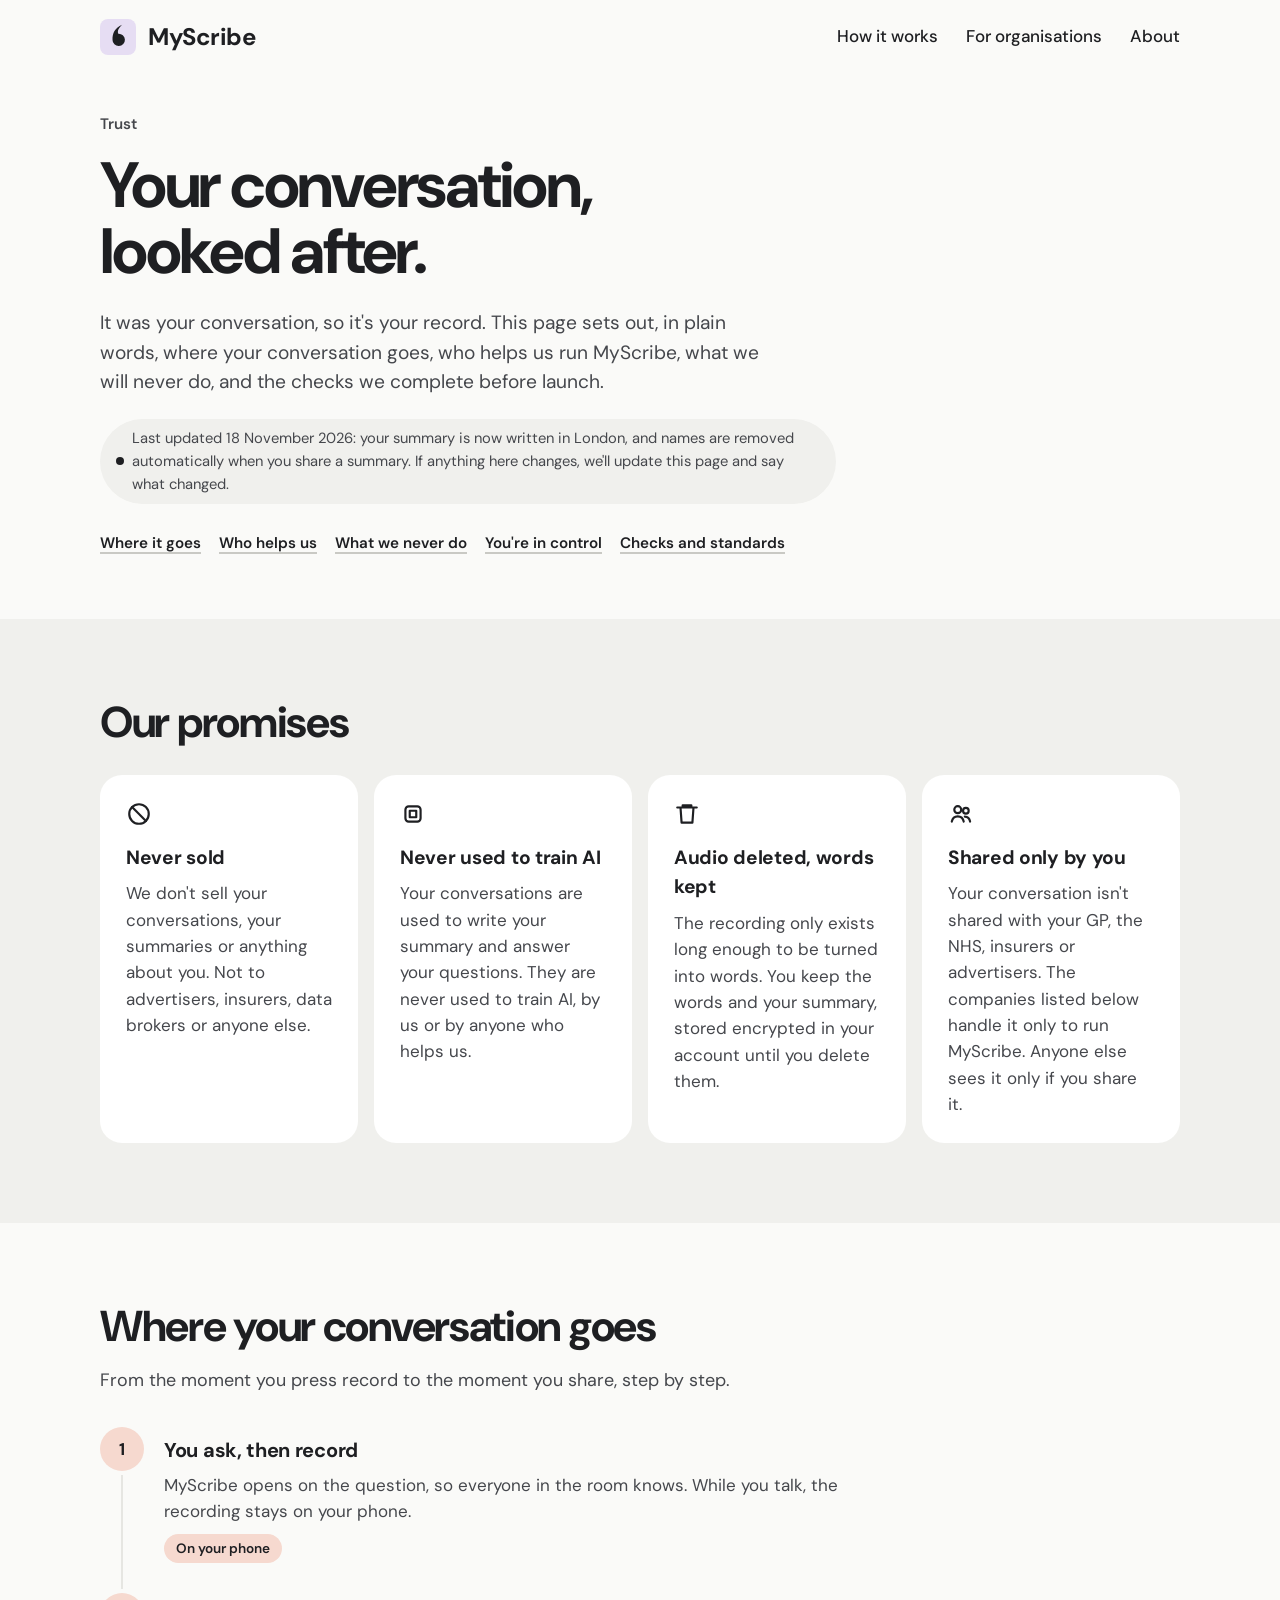
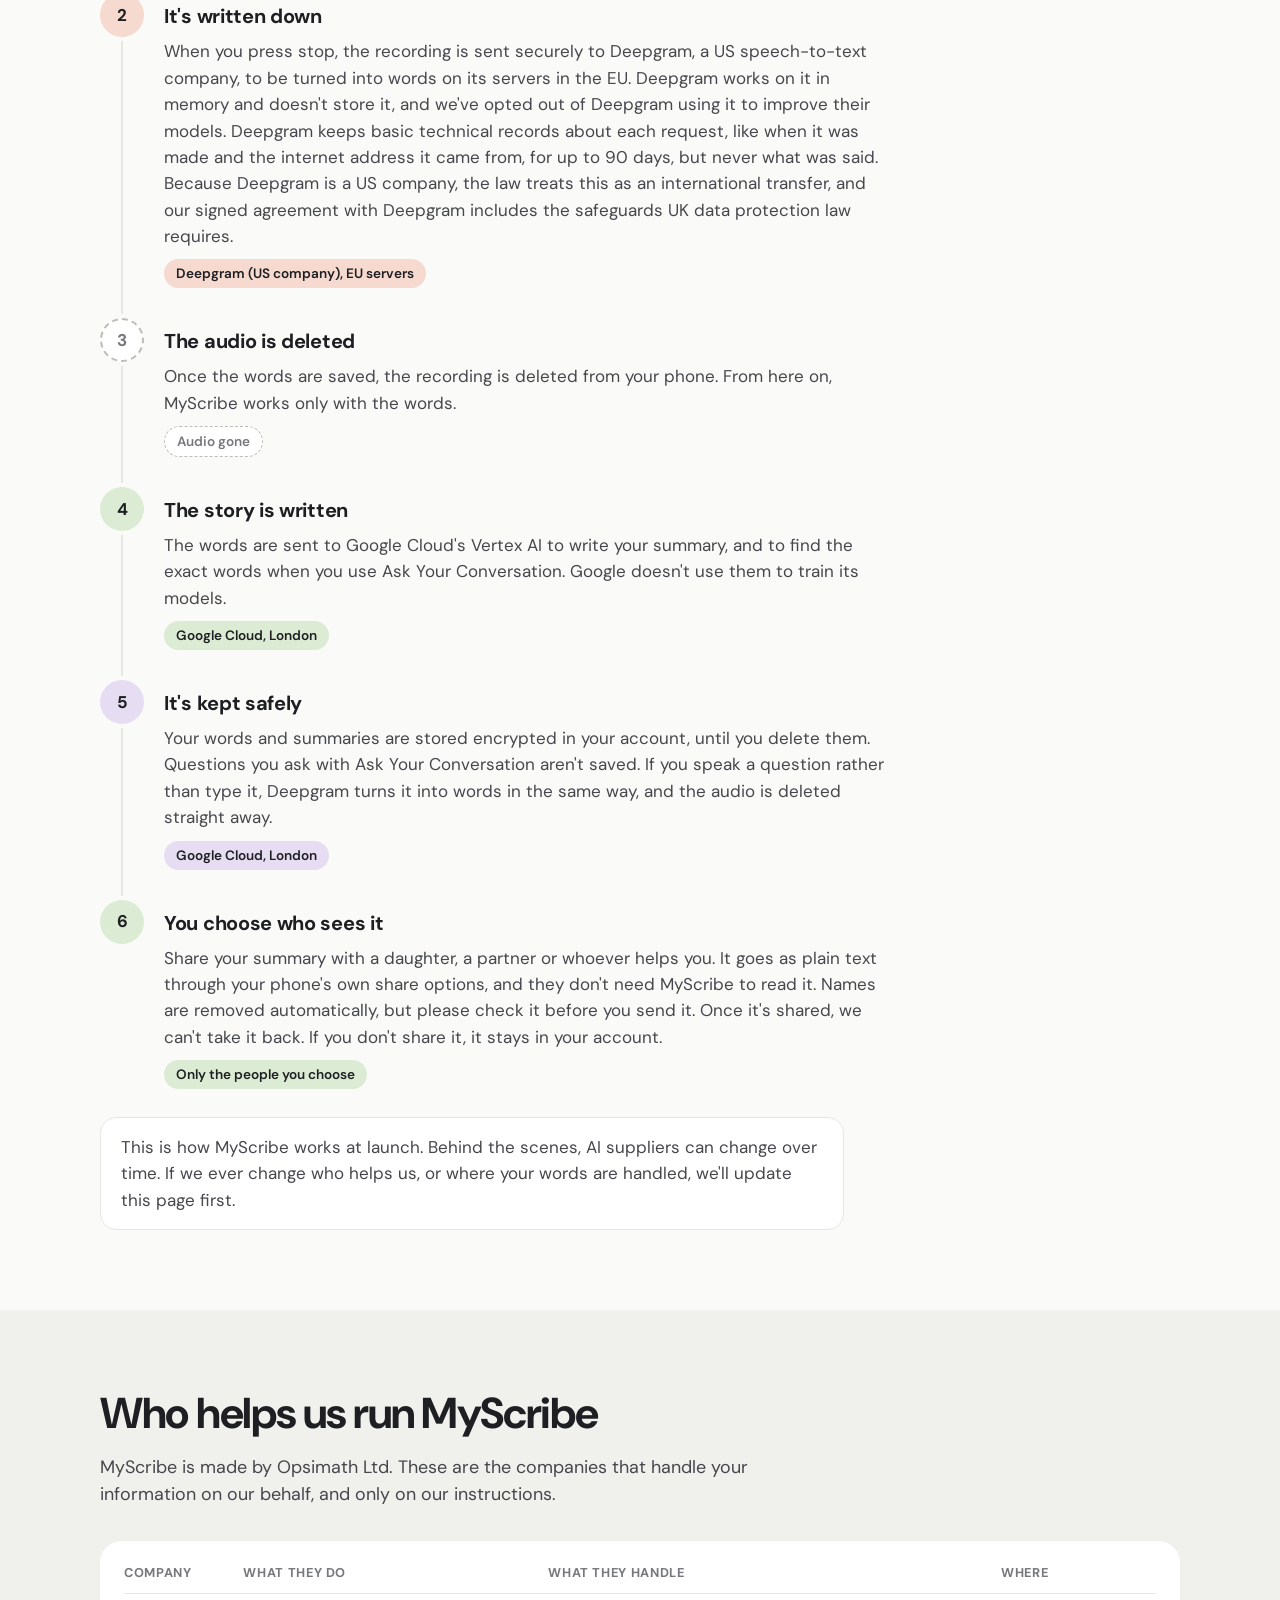
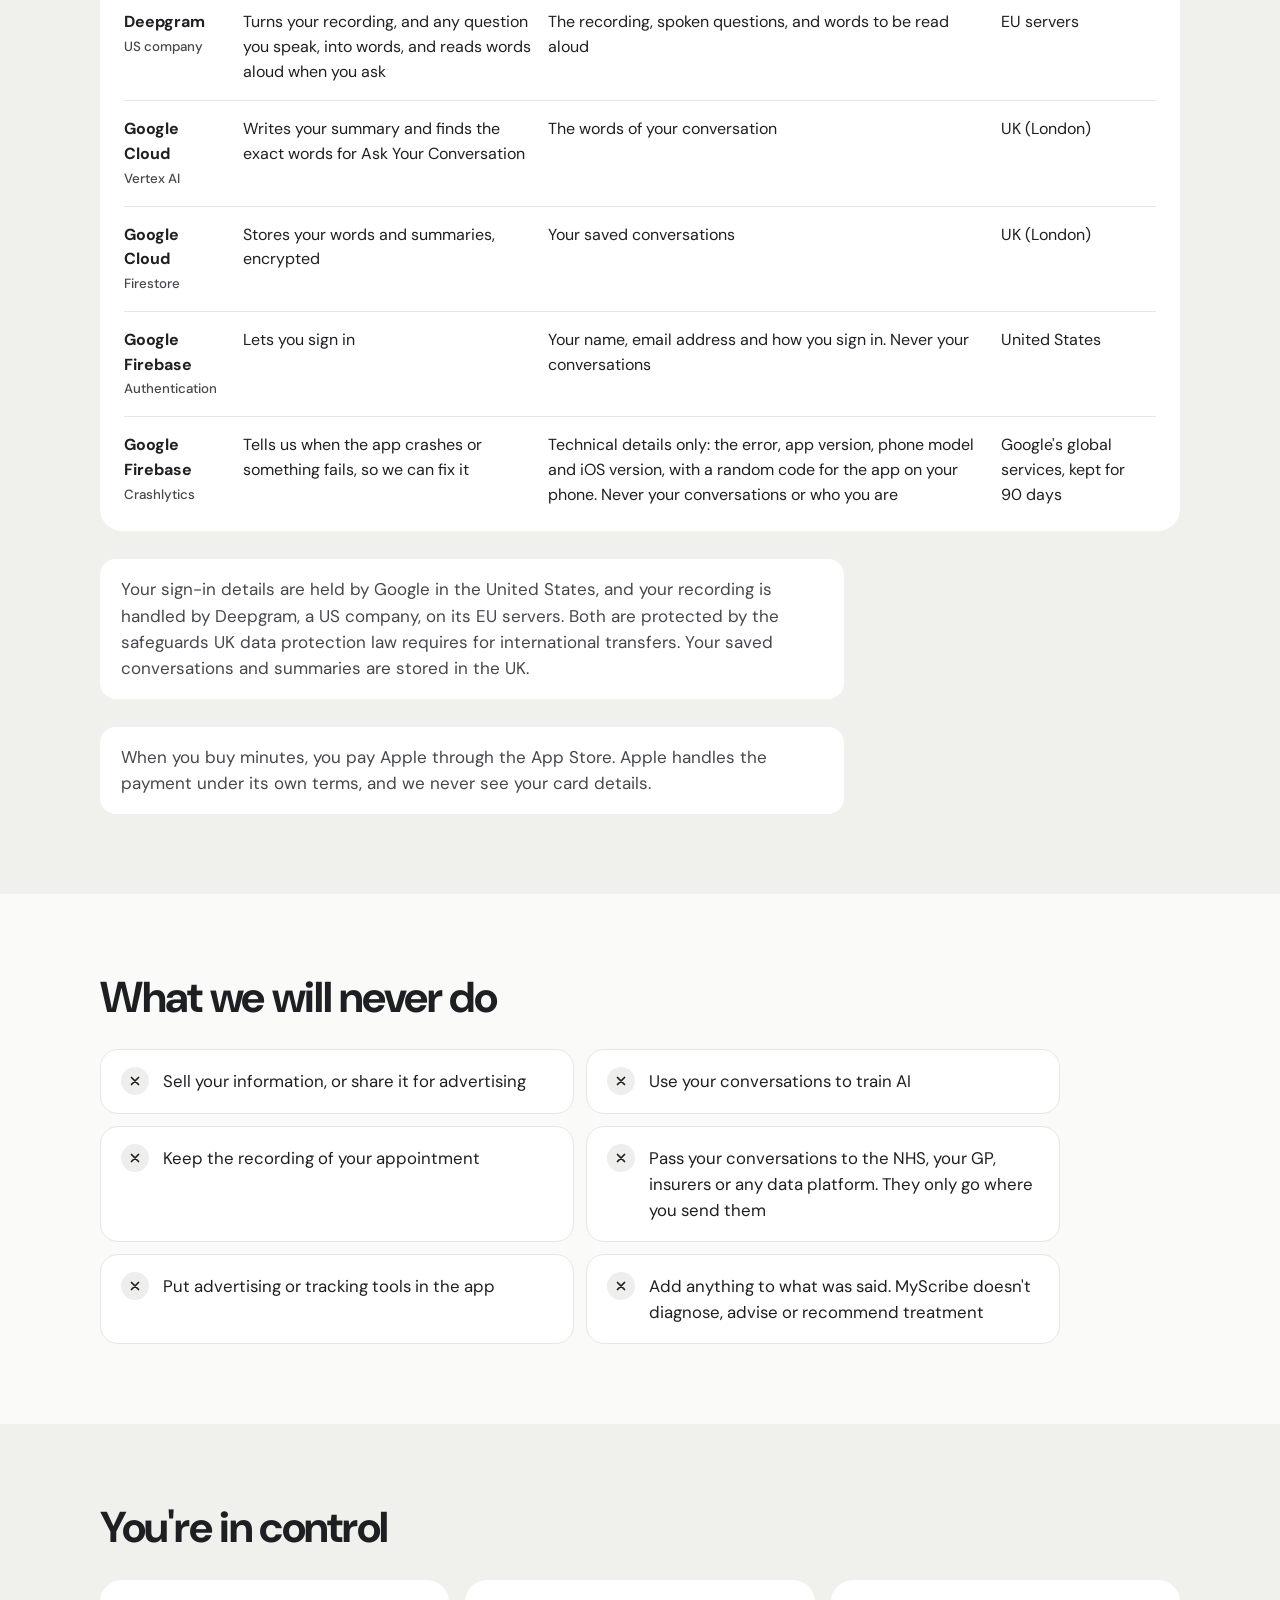
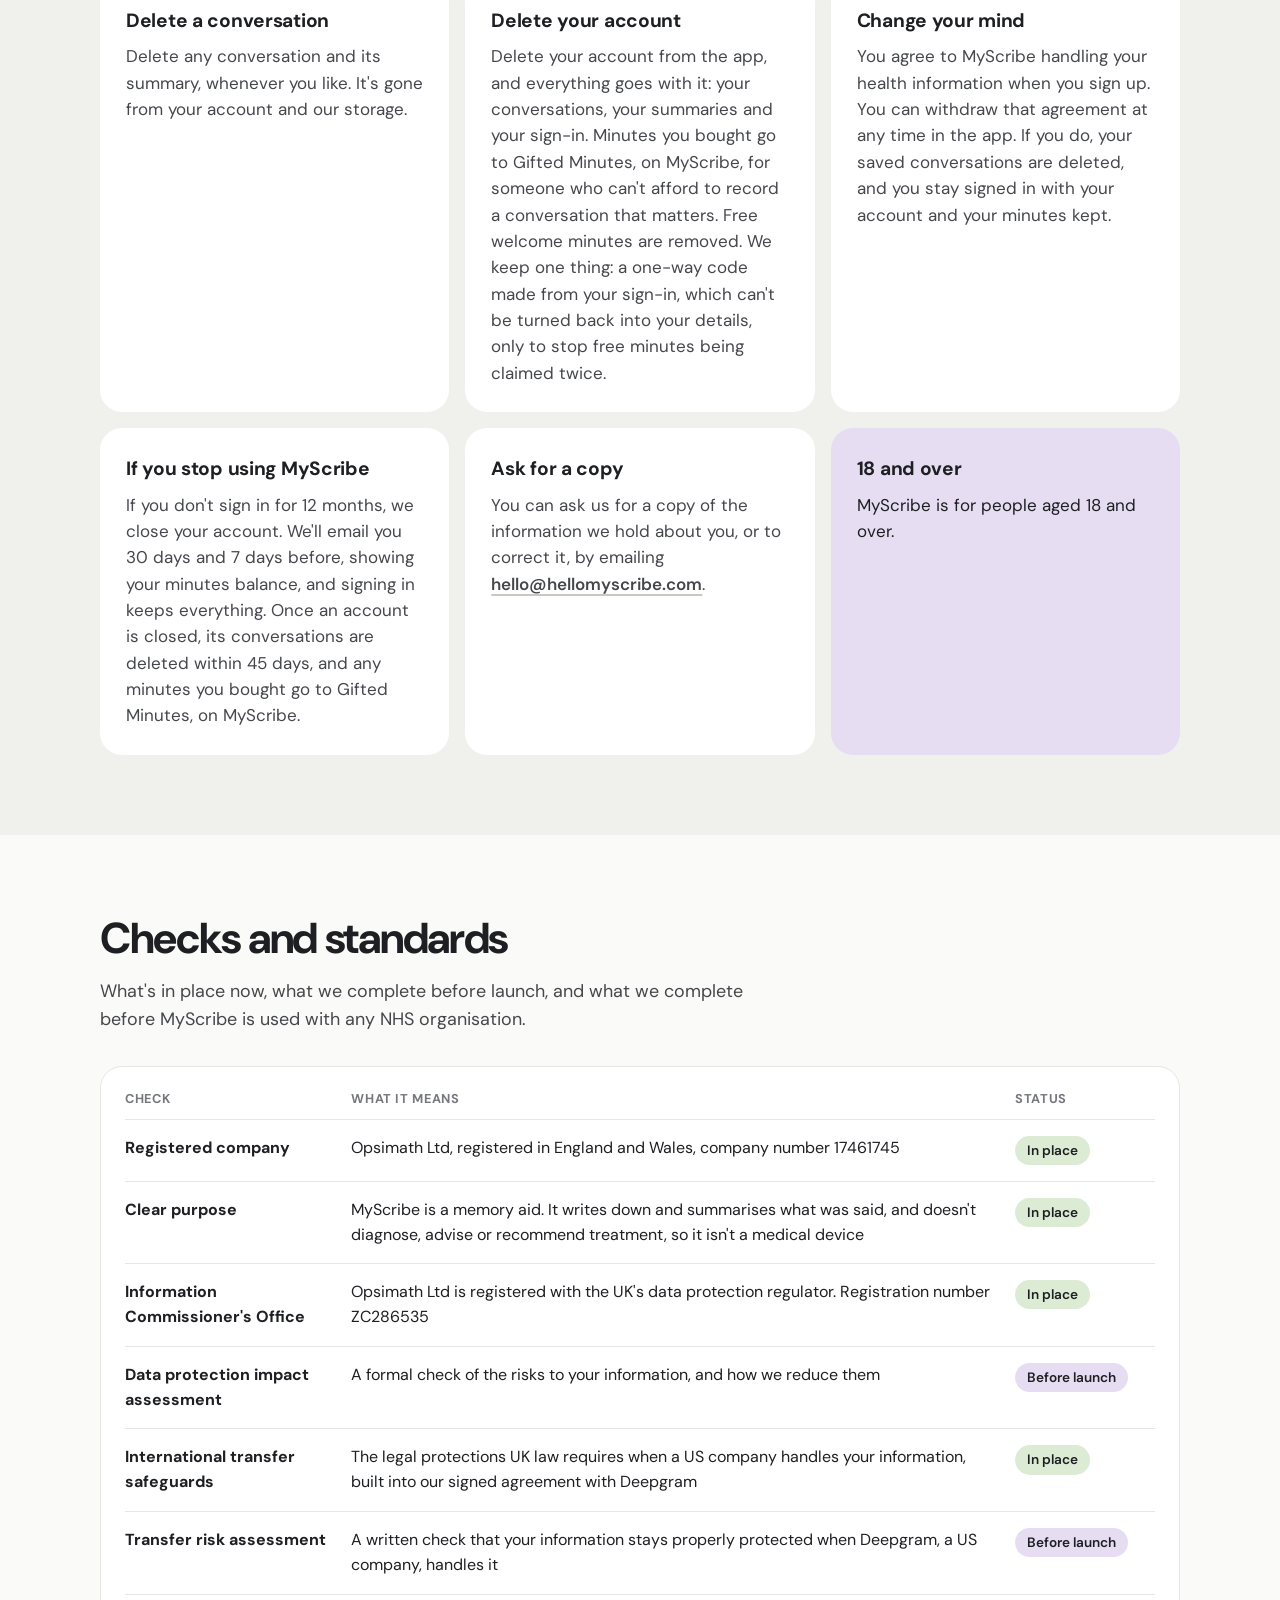
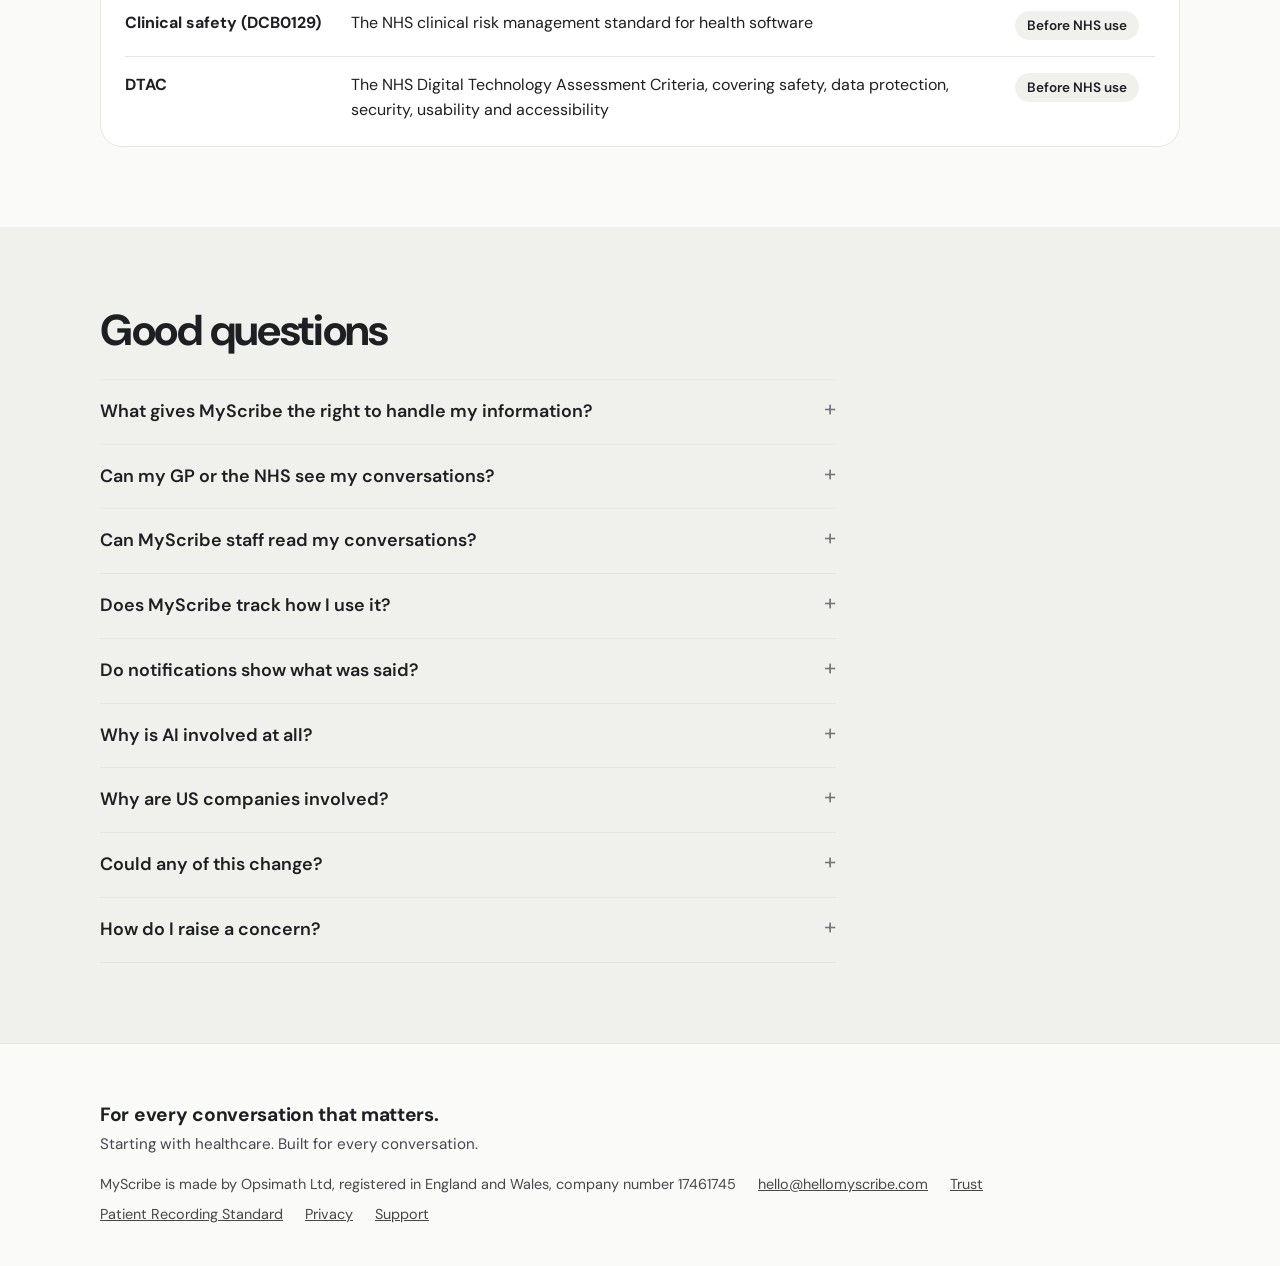
<file: trust.html>
<!doctype html>
<html lang="en-GB">
<head>
<meta charset="utf-8">
<meta name="viewport" content="width=device-width, initial-scale=1">
<title>Trust | MyScribe</title>
<meta name="description" content="How MyScribe looks after your conversations: where your words go, who helps us run MyScribe, what we never do, and the checks we complete before launch.">
<meta property="og:title" content="Trust | MyScribe">
<meta property="og:description" content="How MyScribe looks after your conversations: where your words go, who helps us run MyScribe, what we never do, and the checks we complete before launch.">
<meta property="og:type" content="website">
<meta name="theme-color" content="#1E1F22">
<link rel="icon" href="/favicon.svg" type="image/svg+xml">
<link rel="apple-touch-icon" href="/apple-touch-icon.png">
<link rel="preconnect" href="https://fonts.googleapis.com">
<link rel="preconnect" href="https://fonts.gstatic.com" crossorigin>
<link rel="stylesheet" href="https://fonts.googleapis.com/css2?family=DM+Sans:ital,opsz,wght@0,9..40,400..900;1,9..40,400..900&display=swap">
<style>
/* MyScribe palette: charcoal and pastels (21 Oct 2026).
   coral = recording, sage = summary, mist = Ask Your Conversation,
   lilac = My conversations, butter = unclear or highlighted words. */
:root{
  --ink:#1E1F22; --ink-soft:#45474C; --muted:#76787D;
  --paper:#FAFAF8; --line:#E6E6E2; --neutral:#F0F0ED;
  --coral:#F6D9CF; --rec:#D9533F;
  --sage:#DCEBD3; --mist:#D6E6EE; --lilac:#E6DDF3; --butter:#F6EBB5;
  --font:"DM Sans","Helvetica Neue",Arial,sans-serif;
  --wrap:1120px; --gutter:20px;
}
*{box-sizing:border-box}
html{-webkit-text-size-adjust:100%}
body{margin:0;background:var(--paper);color:var(--ink);font-family:var(--font);font-size:17px;line-height:1.55;-webkit-font-smoothing:antialiased}
p{margin:0}
a{color:inherit}
svg{display:block}
.wrap{max-width:var(--wrap);margin:0 auto;padding:0 var(--gutter)}
.skip{position:absolute;left:-9999px}
.skip:focus{left:12px;top:12px;background:var(--ink);color:#fff;padding:8px 12px;border-radius:8px;z-index:10}
:focus-visible{outline:3px solid var(--ink);outline-offset:3px}
.soft{color:var(--ink-soft)}
.text-link,.soft a,td a{font-weight:600;text-decoration:underline;text-decoration-thickness:2px;text-underline-offset:4px;text-decoration-color:#C9C9C4}
.text-link:hover,.soft a:hover{text-decoration-color:var(--ink)}

/* Header (same as home) */
.site-header{padding:18px 0}
.site-header .wrap{display:flex;align-items:center;justify-content:space-between;gap:24px}
.logo{display:flex;align-items:center;gap:12px;font-weight:700;font-size:1.5rem;letter-spacing:-.02em;text-decoration:none}
.logo-mark{width:36px;height:36px}
.nav{display:flex;align-items:center;gap:28px}
.nav a{text-decoration:none;font-weight:500}
.nav a:hover{text-decoration:underline;text-underline-offset:4px;text-decoration-thickness:2px}
.menu{display:none;position:relative}
.menu summary{list-style:none;cursor:pointer;width:44px;height:44px;border-radius:12px;display:flex;align-items:center;justify-content:center}
.menu summary::-webkit-details-marker{display:none}
.menu summary span,.menu summary span::before,.menu summary span::after{display:block;width:22px;height:2px;background:var(--ink);border-radius:2px;position:relative;content:""}
.menu summary span::before{position:absolute;top:-7px}
.menu summary span::after{position:absolute;top:7px}
.menu[open] summary{background:var(--neutral)}
.menu-panel{position:absolute;right:0;top:52px;background:#fff;border:1px solid var(--line);border-radius:16px;padding:8px;min-width:220px;box-shadow:0 12px 30px rgba(0,0,0,.08);z-index:5}
.menu-panel a{display:block;padding:12px 14px;border-radius:10px;text-decoration:none;font-weight:500}
.menu-panel a:hover{background:var(--neutral)}
.menu-panel a[aria-current]{text-decoration:underline;text-underline-offset:4px}
@media (max-width:760px){.nav{display:none}.menu{display:block}}

/* Intro */
.intro{padding:40px 0 64px;max-width:46rem}
.kicker{font-size:.95rem;font-weight:600;color:var(--ink-soft);margin-bottom:16px}
.h1{font-size:clamp(2.4rem,5.8vw,4rem);line-height:1.04;letter-spacing:-.035em;font-weight:700;margin:0 0 22px;text-wrap:balance}
.lead{font-size:1.2rem;line-height:1.55;color:var(--ink-soft);max-width:52ch}
.updated{display:inline-flex;align-items:center;gap:8px;margin-top:22px;font-size:.92rem;color:var(--ink-soft);background:var(--neutral);border-radius:999px;padding:8px 16px}
.updated::before{content:"";width:8px;height:8px;border-radius:50%;background:var(--ink);flex:none}
.jump{list-style:none;margin:28px 0 0;padding:0;display:flex;flex-wrap:wrap;gap:8px 18px;font-size:.95rem}
.jump a{font-weight:600;text-decoration:underline;text-decoration-thickness:2px;text-underline-offset:4px;text-decoration-color:#C9C9C4}
@media (max-width:640px){.intro{padding:16px 0 48px}.lead{font-size:1.1rem}.updated{border-radius:16px}}

.section{padding:80px 0;scroll-margin-top:12px}
@media (max-width:640px){.section{padding:60px 0}}
.band{background:var(--neutral)}
.h2{font-size:clamp(1.9rem,4vw,2.7rem);line-height:1.1;letter-spacing:-.03em;font-weight:700;margin:0 0 16px;text-wrap:balance}
.section-lead{max-width:56ch;font-size:1.12rem;margin-bottom:32px}
.note{max-width:62ch;margin-top:28px;padding:16px 20px;background:#fff;border:1px solid var(--line);border-radius:16px}
.band .note{border-color:transparent}

/* Promises */
.promises{display:grid;grid-template-columns:repeat(4,1fr);gap:16px}
@media (max-width:960px){.promises{grid-template-columns:1fr 1fr}}
@media (max-width:560px){.promises{grid-template-columns:1fr}}
.promise{background:#fff;border-radius:22px;padding:26px}
.promise svg{width:26px;height:26px;margin-bottom:16px}
.promise h3{font-size:1.2rem;letter-spacing:-.015em;margin:0 0 8px}

/* Data flow */
.flow{list-style:none;margin:0;padding:0;max-width:50rem}
.flow li{position:relative;display:grid;grid-template-columns:44px 1fr;gap:0 20px;padding-bottom:30px}
.flow li:last-child{padding-bottom:0}
.flow li::after{content:"";position:absolute;left:21px;top:48px;bottom:4px;width:2px;background:var(--line)}
.flow li:last-child::after{display:none}
.dot{width:44px;height:44px;border-radius:50%;display:flex;align-items:center;justify-content:center;font-weight:700;background:var(--neutral)}
.flow h3{font-size:1.25rem;letter-spacing:-.015em;margin:8px 0 6px}
.flow p{max-width:60ch}
.where{display:inline-flex;align-items:center;gap:6px;margin-top:10px;font-size:.85rem;font-weight:600;border-radius:999px;padding:4px 12px;background:var(--neutral)}
.c-coral{background:var(--coral)} .c-sage{background:var(--sage)} .c-lilac{background:var(--lilac)} .c-mist{background:var(--mist)}
.gone .dot{background:#fff;border:2px dashed #BDBDB7;color:var(--muted)}
.gone .where{background:#fff;border:1.5px dashed #BDBDB7;color:var(--muted)}

/* Tables */
.table-wrap{overflow-x:auto;background:#fff;border-radius:22px;padding:8px 24px}
.ttable{width:100%;border-collapse:collapse;font-size:1rem}
.ttable th,.ttable td{text-align:left;vertical-align:top;padding:16px 16px 16px 0;border-top:1px solid var(--line)}
.ttable thead th{border-top:0;font-size:.8rem;text-transform:uppercase;letter-spacing:.05em;color:var(--muted);padding-top:14px;padding-bottom:10px}
.ttable tbody th{font-weight:700}
.ttable small{display:block;font-weight:500;color:var(--ink-soft);margin-top:2px}
@media (max-width:680px){
  .table-wrap{padding:4px 20px}
  .ttable thead{position:absolute;width:1px;height:1px;overflow:hidden;clip:rect(0 0 0 0)}
  .ttable,.ttable tbody,.ttable tr,.ttable th,.ttable td{display:block;width:100%}
  .ttable tr{border-top:1px solid var(--line);padding:16px 0}
  .ttable tbody tr:first-child{border-top:0}
  .ttable th,.ttable td{border:0;padding:3px 0}
  .ttable td[data-label]::before{content:attr(data-label) ": ";font-weight:600;color:var(--muted)}
}

.status{display:inline-block;font-size:.85rem;font-weight:600;border-radius:999px;padding:4px 12px;white-space:nowrap}
.s-done{background:var(--sage)}
.s-launch{background:var(--lilac)}
.s-nhs{background:var(--neutral)}

/* Never list */
.never{list-style:none;margin:0;padding:0;display:grid;grid-template-columns:1fr 1fr;gap:12px;max-width:60rem}
@media (max-width:760px){.never{grid-template-columns:1fr}}
.never li{display:flex;gap:14px;align-items:flex-start;font-size:1.05rem;background:#fff;border:1px solid var(--line);border-radius:18px;padding:18px 20px}
.never .x{flex:none;width:28px;height:28px;border-radius:50%;background:#EEEEEC;display:flex;align-items:center;justify-content:center;margin-top:-1px}
.never svg{width:14px;height:14px;color:var(--ink)}

/* Control */
.control{display:grid;grid-template-columns:repeat(3,1fr);gap:16px}
@media (max-width:960px){.control{grid-template-columns:1fr 1fr}}
@media (max-width:560px){.control{grid-template-columns:1fr}}
.ctl{background:#fff;border-radius:22px;padding:26px}
.ctl h3{font-size:1.2rem;letter-spacing:-.015em;margin:0 0 8px}

.faq{max-width:46rem}
.faq details{border-top:1px solid var(--line);padding:18px 0}
.faq details:last-child{border-bottom:1px solid var(--line)}
.faq summary{cursor:pointer;font-weight:600;font-size:1.12rem;list-style:none;display:flex;justify-content:space-between;gap:16px}
.faq summary::-webkit-details-marker{display:none}
.faq summary::after{content:"+";font-weight:400;font-size:1.4rem;line-height:1;color:var(--muted)}
.faq details[open] summary::after{content:"\2013"}
.faq details p{margin-top:10px;max-width:62ch}

.site-footer{padding:56px 0 40px;border-top:1px solid var(--line);font-size:.95rem}
.footer-tag{font-weight:700;font-size:1.2rem;letter-spacing:-.015em}
.footer-next{color:var(--ink-soft);margin:4px 0 16px}
.footer-links{display:flex;flex-wrap:wrap;gap:8px 22px;color:var(--ink-soft);font-size:.9rem}

</style>
</head>
<body>
<a class="skip" href="#main">Skip to content</a>

<header class="site-header">
<div class="wrap">
<a class="logo" href="/"><svg class="logo-mark" viewBox="0 0 100 100" aria-hidden="true" focusable="false"><rect width="100" height="100" rx="22.37" fill="#E6DDF3"/><path transform="translate(52 58) scale(2.15)" d="M-8 0C-8.4-8.5-5-15.5 4.5-19.5C-0.5-15-1.8-11.5-0.6-8A8 8 0 1 1-8 0Z" fill="#1E1F22"/></svg>MyScribe</a>
<nav class="nav" aria-label="Main">
<a href="/how-it-works">How it works</a>
<a href="/organisations">For organisations</a>
<a href="/about">About</a>
</nav>
<details class="menu">
<summary aria-label="Menu"><span></span></summary>
<div class="menu-panel">
<a href="/how-it-works">How it works</a>
<a href="/organisations">For organisations</a>
<a href="/about">About</a>
<a href="/trust" aria-current="page">Trust</a>
</div>
</details>
</div>
</header>

<main id="main">
<div class="wrap">
<section class="intro">
<p class="kicker">Trust</p>
<h1 class="h1">Your conversation, looked after.</h1>
<p class="lead">It was your conversation, so it's your record. This page sets out, in plain words, where your conversation goes, who helps us run MyScribe, what we will never do, and the checks we complete before launch.</p>
<p class="updated">Last updated 18 November 2026: your summary is now written in London, and names are removed automatically when you share a summary. If anything here changes, we'll update this page and say what changed.</p>
<ul class="jump" aria-label="On this page">
<li><a href="#journey">Where it goes</a></li>
<li><a href="#suppliers">Who helps us</a></li>
<li><a href="#never">What we never do</a></li>
<li><a href="#control">You're in control</a></li>
<li><a href="#governance">Checks and standards</a></li>
</ul>
</section>
</div>

<section class="section band" aria-labelledby="promises">
<div class="wrap">
<h2 class="h2" id="promises">Our promises</h2>
<div class="promises" style="margin-top:28px">
<div class="promise"><svg viewBox="0 0 24 24" fill="none" stroke="currentColor" stroke-width="2" stroke-linecap="round" stroke-linejoin="round" aria-hidden="true"><circle cx="12" cy="12" r="9"/><path d="M5.6 5.6l12.8 12.8"/></svg><h3>Never sold</h3><p class="soft">We don't sell your conversations, your summaries or anything about you. Not to advertisers, insurers, data brokers or anyone else.</p></div>
<div class="promise"><svg viewBox="0 0 24 24" fill="none" stroke="currentColor" stroke-width="2" stroke-linecap="round" stroke-linejoin="round" aria-hidden="true"><rect x="5" y="5" width="14" height="14" rx="3"/><path d="M9 9h6v6H9z"/></svg><h3>Never used to train AI</h3><p class="soft">Your conversations are used to write your summary and answer your questions. They are never used to train AI, by us or by anyone who helps us.</p></div>
<div class="promise"><svg viewBox="0 0 24 24" fill="none" stroke="currentColor" stroke-width="2" stroke-linecap="round" stroke-linejoin="round" aria-hidden="true"><path d="M3 6h18M8 6V4h8v2M6 6l1 14h10l1-14"/></svg><h3>Audio deleted, words kept</h3><p class="soft">The recording only exists long enough to be turned into words. You keep the words and your summary, stored encrypted in your account until you delete them.</p></div>
<div class="promise"><svg viewBox="0 0 24 24" fill="none" stroke="currentColor" stroke-width="2" stroke-linecap="round" stroke-linejoin="round" aria-hidden="true"><circle cx="9" cy="8" r="3.2"/><path d="M3.5 19c.6-3 2.8-4.8 5.5-4.8s4.9 1.8 5.5 4.8"/><circle cx="16.5" cy="9" r="2.6"/><path d="M15.5 14.4c2.4.1 4.3 1.7 4.9 4.6"/></svg><h3>Shared only by you</h3><p class="soft">Your conversation isn't shared with your GP, the NHS, insurers or advertisers. The companies listed below handle it only to run MyScribe. Anyone else sees it only if you share it.</p></div>
</div>
</div>
</section>

<section class="section" id="journey" aria-labelledby="journey-h">
<div class="wrap">
<h2 class="h2" id="journey-h">Where your conversation goes</h2>
<p class="section-lead soft">From the moment you press record to the moment you share, step by step.</p>
<ol class="flow">
<li>
<span class="dot c-coral">1</span>
<div><h3>You ask, then record</h3>
<p class="soft">MyScribe opens on the question, so everyone in the room knows. While you talk, the recording stays on your phone.</p>
<span class="where c-coral">On your phone</span></div>
</li>
<li>
<span class="dot c-coral">2</span>
<div><h3>It's written down</h3>
<p class="soft">When you press stop, the recording is sent securely to Deepgram, a US speech-to-text company, to be turned into words on its servers in the EU. Deepgram works on it in memory and doesn't store it, and we've opted out of Deepgram using it to improve their models. Deepgram keeps basic technical records about each request, like when it was made and the internet address it came from, for up to 90 days, but never what was said. Because Deepgram is a US company, the law treats this as an international transfer, and our signed agreement with Deepgram includes the safeguards UK data protection law requires.</p>
<span class="where c-coral">Deepgram (US company), EU servers</span></div>
</li>
<li class="gone">
<span class="dot">3</span>
<div><h3>The audio is deleted</h3>
<p class="soft">Once the words are saved, the recording is deleted from your phone. From here on, MyScribe works only with the words.</p>
<span class="where">Audio gone</span></div>
</li>
<li>
<span class="dot c-sage">4</span>
<div><h3>The story is written</h3>
<p class="soft">The words are sent to Google Cloud's Vertex AI to write your summary, and to find the exact words when you use Ask Your Conversation. Google doesn't use them to train its models.</p>
<span class="where c-sage">Google Cloud, London</span></div>
</li>
<li>
<span class="dot c-lilac">5</span>
<div><h3>It's kept safely</h3>
<p class="soft">Your words and summaries are stored encrypted in your account, until you delete them. Questions you ask with Ask Your Conversation aren't saved. If you speak a question rather than type it, Deepgram turns it into words in the same way, and the audio is deleted straight away.</p>
<span class="where c-lilac">Google Cloud, London</span></div>
</li>
<li>
<span class="dot c-sage">6</span>
<div><h3>You choose who sees it</h3>
<p class="soft">Share your summary with a daughter, a partner or whoever helps you. It goes as plain text through your phone's own share options, and they don't need MyScribe to read it. Names are removed automatically, but please check it before you send it. Once it's shared, we can't take it back. If you don't share it, it stays in your account.</p>
<span class="where c-sage">Only the people you choose</span></div>
</li>
</ol>
<p class="note soft">This is how MyScribe works at launch. Behind the scenes, AI suppliers can change over time. If we ever change who helps us, or where your words are handled, we'll update this page first.</p>
</div>
</section>

<section class="section band" id="suppliers" aria-labelledby="suppliers-h">
<div class="wrap">
<h2 class="h2" id="suppliers-h">Who helps us run MyScribe</h2>
<p class="section-lead soft">MyScribe is made by Opsimath Ltd. These are the companies that handle your information on our behalf, and only on our instructions.</p>
<div class="table-wrap">
<table class="ttable">
<thead><tr><th scope="col">Company</th><th scope="col">What they do</th><th scope="col">What they handle</th><th scope="col">Where</th></tr></thead>
<tbody>
<tr><th scope="row">Deepgram<small>US company</small></th><td data-label="What they do">Turns your recording, and any question you speak, into words, and reads words aloud when you ask</td><td data-label="What they handle">The recording, spoken questions, and words to be read aloud</td><td data-label="Where">EU servers</td></tr>
<tr><th scope="row">Google Cloud<small>Vertex AI</small></th><td data-label="What they do">Writes your summary and finds the exact words for Ask Your Conversation</td><td data-label="What they handle">The words of your conversation</td><td data-label="Where">UK (London)</td></tr>
<tr><th scope="row">Google Cloud<small>Firestore</small></th><td data-label="What they do">Stores your words and summaries, encrypted</td><td data-label="What they handle">Your saved conversations</td><td data-label="Where">UK (London)</td></tr>
<tr><th scope="row">Google Firebase<small>Authentication</small></th><td data-label="What they do">Lets you sign in</td><td data-label="What they handle">Your name, email address and how you sign in. Never your conversations</td><td data-label="Where">United States</td></tr>
<tr><th scope="row">Google Firebase<small>Crashlytics</small></th><td data-label="What they do">Tells us when the app crashes or something fails, so we can fix it</td><td data-label="What they handle">Technical details only: the error, app version, phone model and iOS version, with a random code for the app on your phone. Never your conversations or who you are</td><td data-label="Where">Google's global services, kept for 90 days</td></tr>
</tbody>
</table>
</div>
<p class="note soft">Your sign-in details are held by Google in the United States, and your recording is handled by Deepgram, a US company, on its EU servers. Both are protected by the safeguards UK data protection law requires for international transfers. Your saved conversations and summaries are stored in the UK.</p>
<p class="note soft">When you buy minutes, you pay Apple through the App Store. Apple handles the payment under its own terms, and we never see your card details.</p>
</div>
</section>

<section class="section" id="never" aria-labelledby="never-h">
<div class="wrap">
<h2 class="h2" id="never-h">What we will never do</h2>
<ul class="never" style="margin-top:28px">
<li><span class="x"><svg viewBox="0 0 24 24" fill="none" stroke="currentColor" stroke-width="3" stroke-linecap="round" aria-hidden="true"><path d="M6 6l12 12M18 6L6 18"/></svg></span>Sell your information, or share it for advertising</li>
<li><span class="x"><svg viewBox="0 0 24 24" fill="none" stroke="currentColor" stroke-width="3" stroke-linecap="round" aria-hidden="true"><path d="M6 6l12 12M18 6L6 18"/></svg></span>Use your conversations to train AI</li>
<li><span class="x"><svg viewBox="0 0 24 24" fill="none" stroke="currentColor" stroke-width="3" stroke-linecap="round" aria-hidden="true"><path d="M6 6l12 12M18 6L6 18"/></svg></span>Keep the recording of your appointment</li>
<li><span class="x"><svg viewBox="0 0 24 24" fill="none" stroke="currentColor" stroke-width="3" stroke-linecap="round" aria-hidden="true"><path d="M6 6l12 12M18 6L6 18"/></svg></span>Pass your conversations to the NHS, your GP, insurers or any data platform. They only go where you send them</li>
<li><span class="x"><svg viewBox="0 0 24 24" fill="none" stroke="currentColor" stroke-width="3" stroke-linecap="round" aria-hidden="true"><path d="M6 6l12 12M18 6L6 18"/></svg></span>Put advertising or tracking tools in the app</li>
<li><span class="x"><svg viewBox="0 0 24 24" fill="none" stroke="currentColor" stroke-width="3" stroke-linecap="round" aria-hidden="true"><path d="M6 6l12 12M18 6L6 18"/></svg></span>Add anything to what was said. MyScribe doesn't diagnose, advise or recommend treatment</li>
</ul>
</div>
</section>

<section class="section band" id="control" aria-labelledby="control-h">
<div class="wrap">
<h2 class="h2" id="control-h">You're in control</h2>
<div class="control" style="margin-top:28px">
<div class="ctl"><h3>Delete a conversation</h3><p class="soft">Delete any conversation and its summary, whenever you like. It's gone from your account and our storage.</p></div>
<div class="ctl"><h3>Delete your account</h3><p class="soft">Delete your account from the app, and everything goes with it: your conversations, your summaries and your sign-in. Minutes you bought go to Gifted Minutes, on MyScribe, for someone who can't afford to record a conversation that matters. Free welcome minutes are removed. We keep one thing: a one-way code made from your sign-in, which can't be turned back into your details, only to stop free minutes being claimed twice.</p></div>
<div class="ctl"><h3>Change your mind</h3><p class="soft">You agree to MyScribe handling your health information when you sign up. You can withdraw that agreement at any time in the app. If you do, your saved conversations are deleted, and you stay signed in with your account and your minutes kept.</p></div>
<div class="ctl"><h3>If you stop using MyScribe</h3><p class="soft">If you don't sign in for 12 months, we close your account. We'll email you 30 days and 7 days before, showing your minutes balance, and signing in keeps everything. Once an account is closed, its conversations are deleted within 45 days, and any minutes you bought go to Gifted Minutes, on MyScribe.</p></div>
<div class="ctl"><h3>Ask for a copy</h3><p class="soft">You can ask us for a copy of the information we hold about you, or to correct it, by emailing <a href="mailto:hello@hellomyscribe.com">hello@hellomyscribe.com</a>.</p></div>
<div class="ctl" style="background:var(--lilac)"><h3>18 and over</h3><p>MyScribe is for people aged 18 and over.</p></div>
</div>
</div>
</section>

<section class="section" id="governance" aria-labelledby="governance-h">
<div class="wrap">
<h2 class="h2" id="governance-h">Checks and standards</h2>
<p class="section-lead soft">What's in place now, what we complete before launch, and what we complete before MyScribe is used with any NHS organisation.</p>
<div class="table-wrap" style="border:1px solid var(--line)">
<table class="ttable">
<thead><tr><th scope="col">Check</th><th scope="col">What it means</th><th scope="col">Status</th></tr></thead>
<tbody>
<tr><th scope="row">Registered company</th><td data-label="What it means">Opsimath Ltd, registered in England and Wales, company number 17461745</td><td data-label="Status"><span class="status s-done">In place</span></td></tr>
<tr><th scope="row">Clear purpose</th><td data-label="What it means">MyScribe is a memory aid. It writes down and summarises what was said, and doesn't diagnose, advise or recommend treatment, so it isn't a medical device</td><td data-label="Status"><span class="status s-done">In place</span></td></tr>
<tr><th scope="row">Information Commissioner's Office</th><td data-label="What it means">Opsimath Ltd is registered with the UK's data protection regulator. Registration number ZC286535</td><td data-label="Status"><span class="status s-done">In place</span></td></tr>
<tr><th scope="row">Data protection impact assessment</th><td data-label="What it means">A formal check of the risks to your information, and how we reduce them</td><td data-label="Status"><span class="status s-launch">Before launch</span></td></tr>
<tr><th scope="row">International transfer safeguards</th><td data-label="What it means">The legal protections UK law requires when a US company handles your information, built into our signed agreement with Deepgram</td><td data-label="Status"><span class="status s-done">In place</span></td></tr>
<tr><th scope="row">Transfer risk assessment</th><td data-label="What it means">A written check that your information stays properly protected when Deepgram, a US company, handles it</td><td data-label="Status"><span class="status s-launch">Before launch</span></td></tr>
<tr><th scope="row">Clinical safety (DCB0129)</th><td data-label="What it means">The NHS clinical risk management standard for health software</td><td data-label="Status"><span class="status s-nhs">Before NHS use</span></td></tr>
<tr><th scope="row">DTAC</th><td data-label="What it means">The NHS Digital Technology Assessment Criteria, covering safety, data protection, security, usability and accessibility</td><td data-label="Status"><span class="status s-nhs">Before NHS use</span></td></tr>
</tbody>
</table>
</div>
</div>
</section>

<section class="section band" id="questions" aria-labelledby="trust-faq">
<div class="wrap">
<h2 class="h2" id="trust-faq">Good questions</h2>
<div class="faq" style="margin-top:24px">
<details>
<summary>What gives MyScribe the right to handle my information?</summary>
<p class="soft">Your conversations can include health information, which the law gives extra protection. We only handle it with your explicit consent, which you give when you sign up and can withdraw at any time in the app. Our <a href="/privacy">privacy notice</a> sets out the full legal detail.</p>
</details>
<details>
<summary>Can my GP or the NHS see my conversations?</summary>
<p class="soft">No. MyScribe isn't connected to your GP record or to any NHS system. If you want your GP to see something, you can share it with them yourself.</p>
</details>
<details>
<summary>Can MyScribe staff read my conversations?</summary>
<p class="soft">We don't read your conversations. They're stored encrypted, and access is limited to keeping the service running safely, for example fixing a fault you've asked us to look at.</p>
</details>
<details>
<summary>Does MyScribe track how I use it?</summary>
<p class="soft">No. There's no analytics, advertising or tracking in the app. We use Firebase Crashlytics to find and fix crashes. Crash reports contain technical details only, never your conversations or who you are. Our servers also keep basic technical records, like when a request was made, which are deleted automatically and never include what was said.</p>
</details>
<details>
<summary>Do notifications show what was said?</summary>
<p class="soft">No. When your summary is ready, the notification just says so, with no words from your conversation. It's made on your phone itself, not sent through Apple or Google.</p>
</details>
<details>
<summary>Why is AI involved at all?</summary>
<p class="soft">AI turns the recording into words, writes the summary, and finds the exact words when you ask a question. Ask Your Conversation never writes its own answer. It only shows you what was actually said.</p>
</details>
<details>
<summary>Why are US companies involved?</summary>
<p class="soft">Deepgram, which turns your recording into words, is a US company, though it does this on its servers in the EU. We use Google's sign-in service, which holds account details (your name, email address and how you sign in) in the United States. In both cases, UK law requires safeguards for the transfer, and they're in place. Your saved conversations and summaries are stored in the UK.</p>
</details>
<details>
<summary>Could any of this change?</summary>
<p class="soft">If we ever need to change how your information is handled, we'll tell you first, and update this page, so you can decide what to do, including deleting your conversations, before anything changes.</p>
</details>
<details>
<summary>How do I raise a concern?</summary>
<p class="soft">Email <a href="mailto:hello@hellomyscribe.com">hello@hellomyscribe.com</a> and we'll get back to you. If you're not happy with our answer, you can contact the <a href="https://ico.org.uk/make-a-complaint/">Information Commissioner's Office</a>.</p>
</details>
</div>
</div>
</section>
</main>

<footer class="site-footer">
<div class="wrap">
<p class="footer-tag">For every conversation that matters.</p>
<p class="footer-next">Starting with healthcare. Built for every conversation.</p>
<div class="footer-links">
<span>MyScribe is made by Opsimath Ltd, registered in England and Wales, company number 17461745</span>
<a href="mailto:hello@hellomyscribe.com">hello@hellomyscribe.com</a>
<a href="/trust">Trust</a>
<a href="/standard">Patient Recording Standard</a>
<a href="/privacy">Privacy</a>
<a href="/support">Support</a>
</div>
</div>
</footer>
</body>
</html>
</file>
